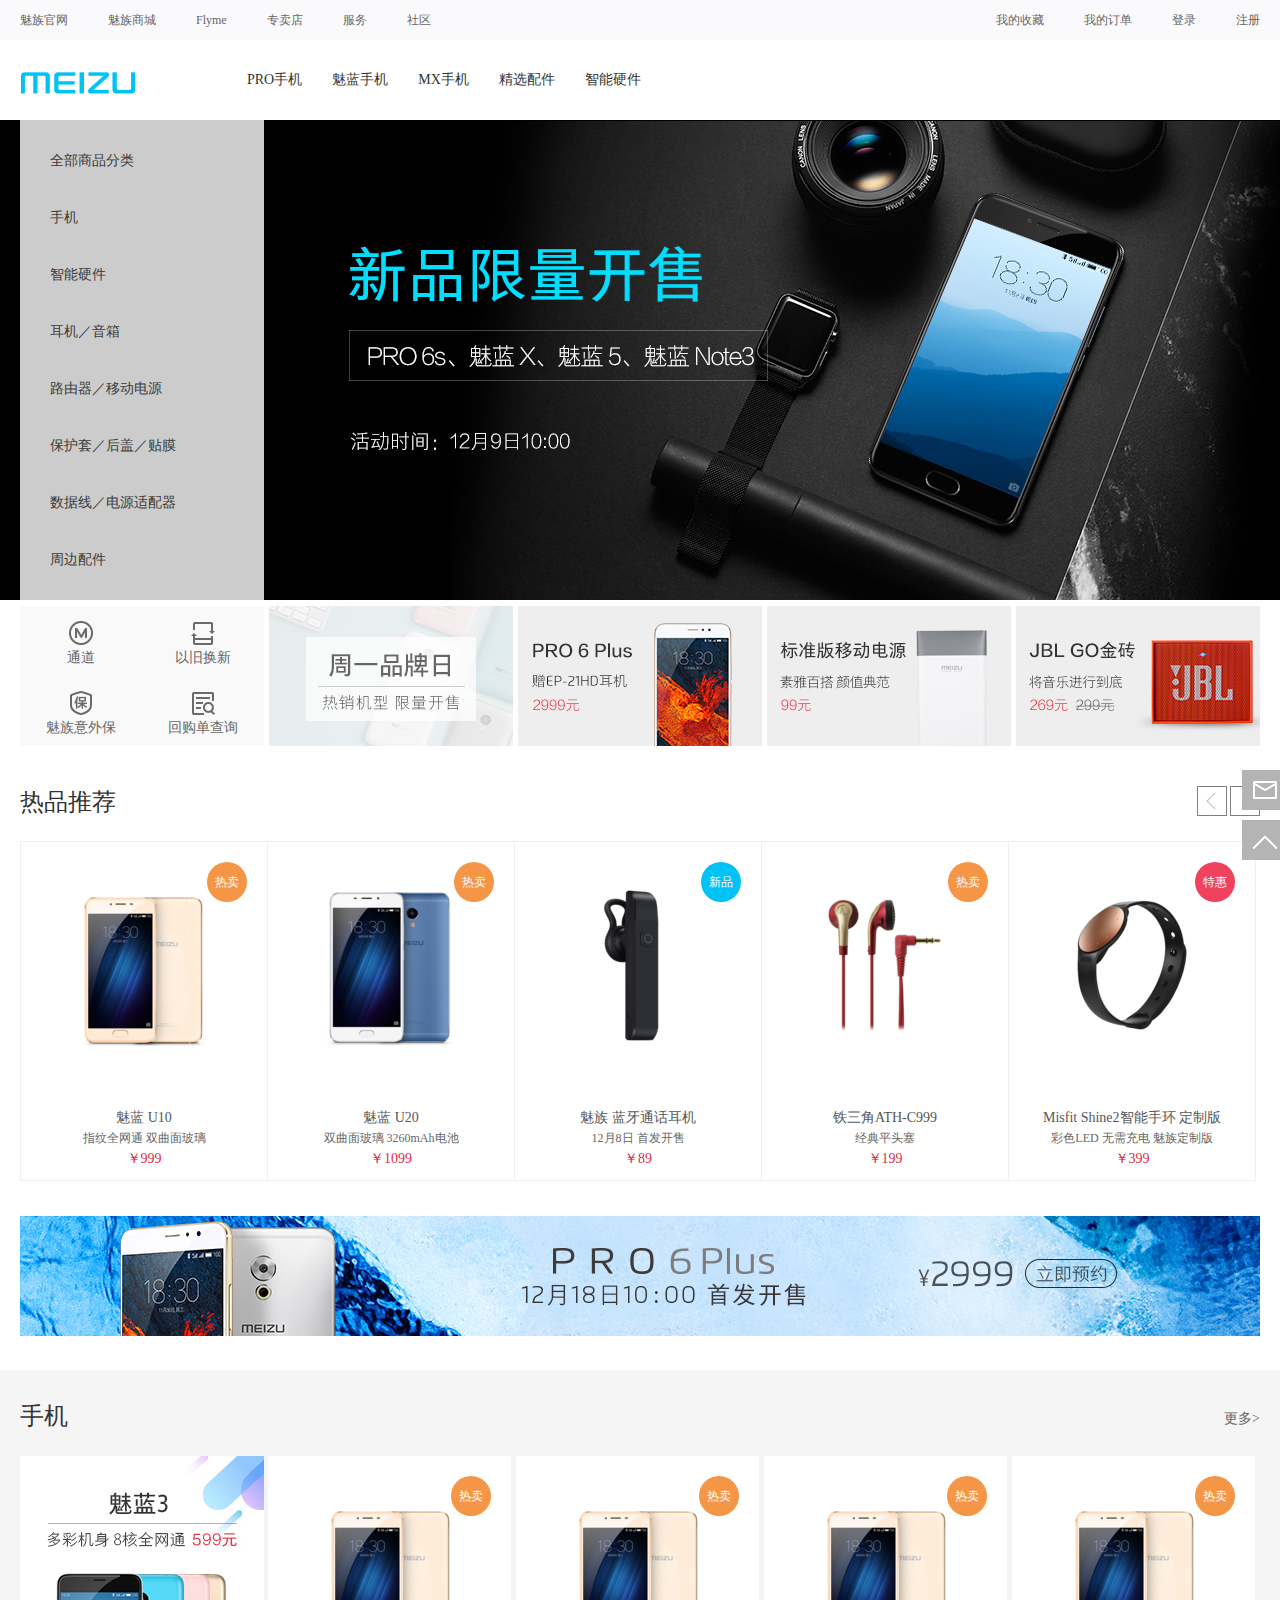
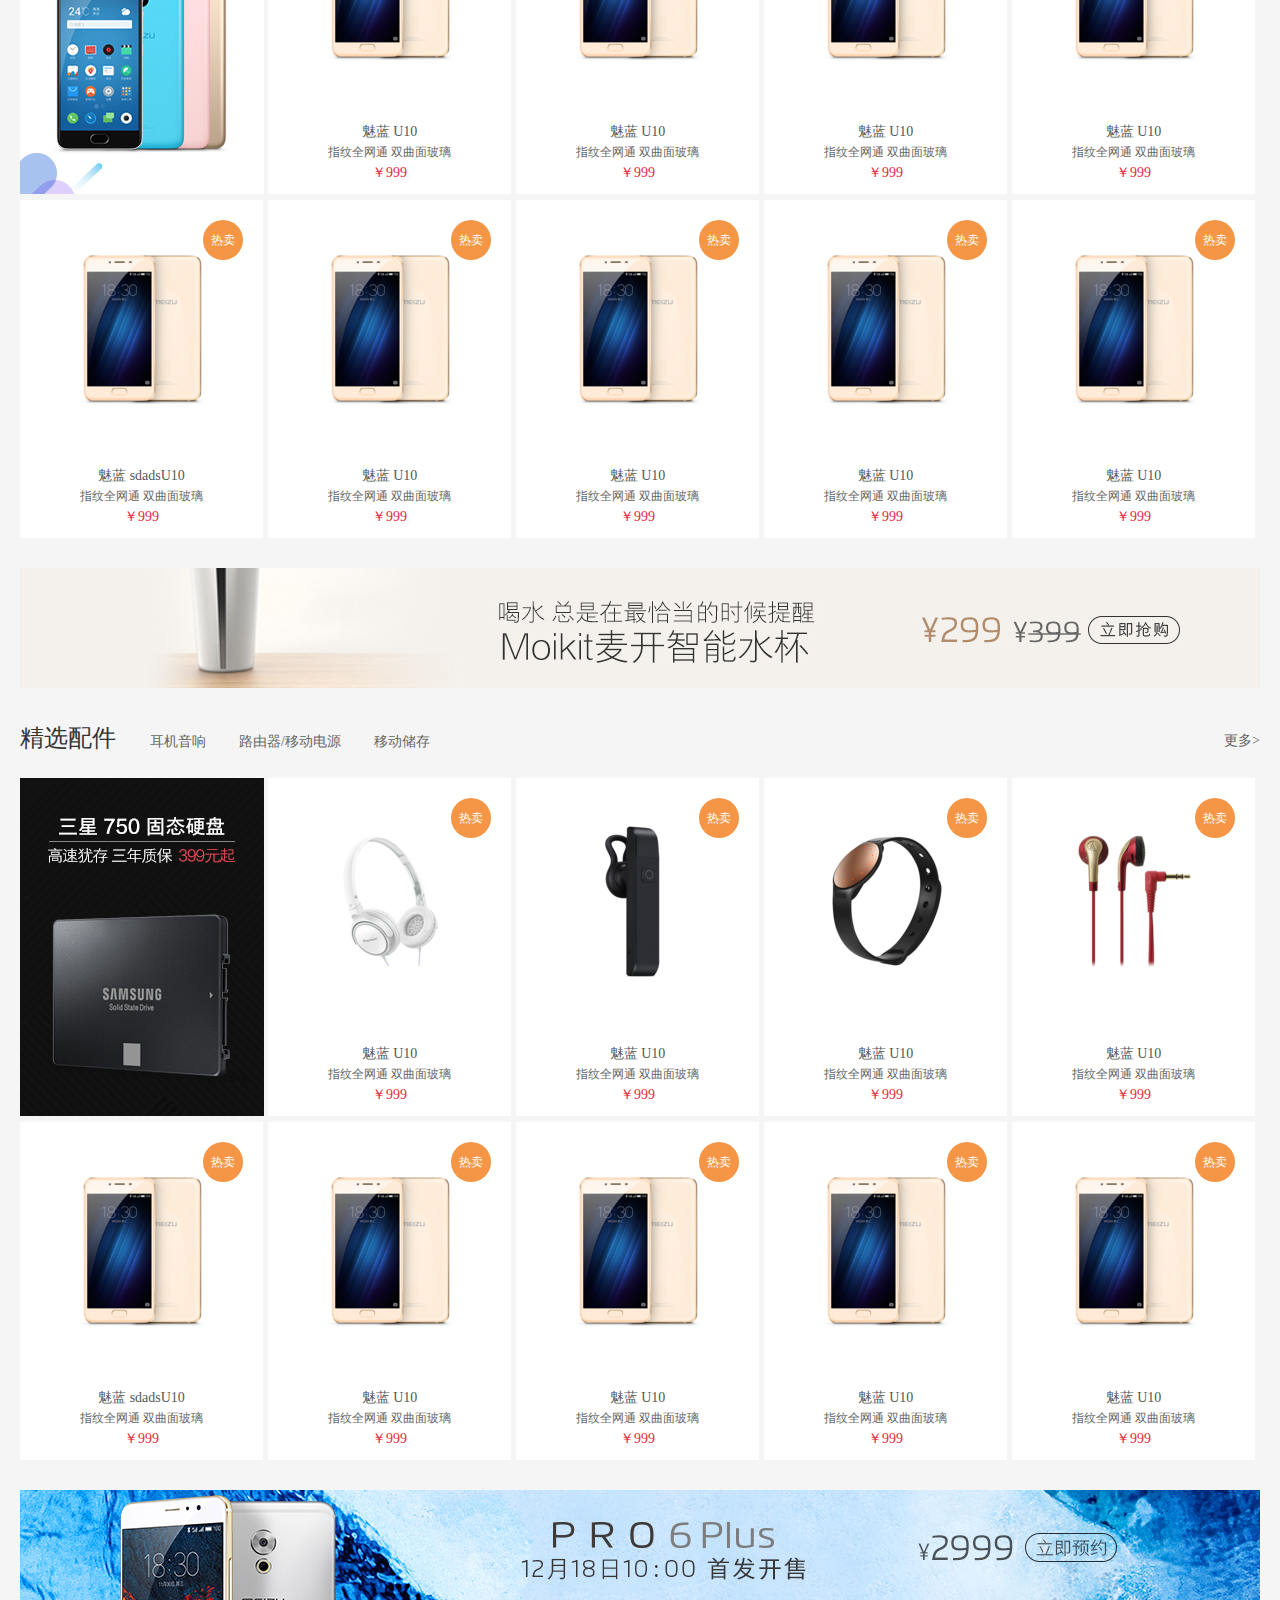
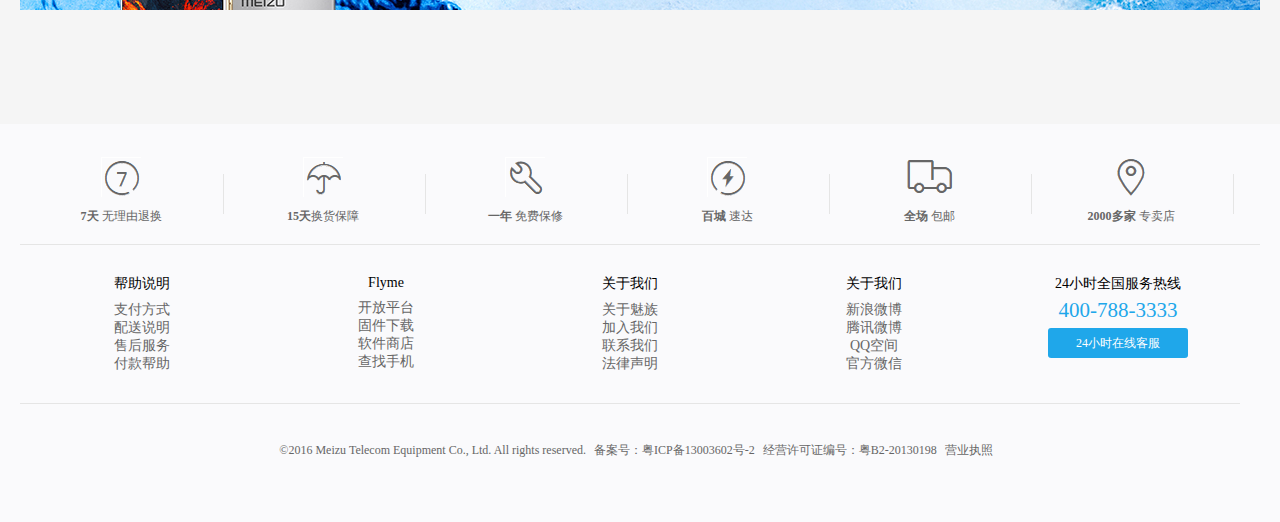
<file: index.html>
<!doctype html>
<html>
    <head>
        <title>魅族商城</title>
        <meta charset="utf-8" />
        <link rel="icon" href="./img/icon.ico" type="image/x-icon">
        <link rel="stylesheet" href="./css/style.css" />
    </head>
    <body>
        <div class="header-top" name="top">
            <div class="model">
                <div class="header-top-left">
                    <ul>
                        <li><a href="#">魅族官网</a></li>
                        <li><a href="#">魅族商城</a></li>
                        <li><a href="#">Flyme</a></li>
                        <li><a href="#">专卖店</a></li>
                        <li><a href="#">服务</a></li>
                        <li><a href="#">社区</a></li>
                    </ul>
                </div>
                <div class="header-top-right">
                    <ul>
                        <li><a href="#">我的收藏</a></li>
                        <li align="left"><a href="#">我的订单</a></li>
                        <li><a href="./login.html">登录</a></li>
                        <li><a href="./regist.html">注册</a></li>
                    </ul>
                </div>
            </div>
        </div>
        <div class="header-nav">
            <div class="model">
                <div class="header-nav-logo">
                    <a href="#"><img src="./img/logo.png" alt=""></a>
                </div>
                <div class="header-nav-list">
                    <ul>
                        <li><a href="#">PRO手机</a>
                            <div class="header-nav-link">
                                <div class="model">
                                    <ul class="nav-link-list" id="nav-link-list" >
                                        <li>
                                            <a href="#">
                                                <p><img src="./img/Cix_s1g-lYOAJzMqABY2I5awJck774_126x126.png" /></p>
                                                <p class="shop-name">魅族PRO 6plus</p>
                                                <p class="shop-price">￥2999</p>
                                            </a>
                                        </li>
                                        <li>
                                            <a href="#">
                                                <p><img src="./img/Cix_s1g-lYOAJzMqABY2I5awJck774_126x126.png" /></p>
                                                <p class="shop-name">魅族PRO 6plus</p>
                                                <p class="shop-price">￥2999</p>
                                            </a>
                                        </li>
                                        <li>
                                            <a href="#">
                                                <p><img src="./img/Cix_s1g-lYOAJzMqABY2I5awJck774_126x126.png" /></p>
                                                <p class="shop-name">魅族PRO 6plus</p>
                                                <p class="shop-price">￥2999</p>
                                            </a>
                                        </li>
                                        <li>
                                            <a href="#">
                                                <p><img src="./img/Cix_s1g-lYOAJzMqABY2I5awJck774_126x126.png" /></p>
                                                <p class="shop-name">魅族PRO 6plus</p>
                                                <p class="shop-price">￥2999</p>
                                            </a>
                                        </li>
                                    </ul>
                                </div>
                            </div>
                        </li>
                        <li><a href="#">魅蓝手机</a>
                            <div class="header-nav-link">
                                <div class="model">
                                    <ul class="nav-link-list" id="nav-link-list">
                                        <li>
                                            <a href="#">
                                                <p><img src="./img/Cix_s1g-lYOAJzMqABY2I5awJck774_126x126.png" /></p>
                                                <p class="shop-name">魅族PRO 6plus</p>
                                                <p class="shop-price">￥2999</p>
                                            </a>
                                        </li>
                                        <li>
                                            <a href="#">
                                                <p><img src="./img/Cix_s1g-lYOAJzMqABY2I5awJck774_126x126.png" /></p>
                                                <p class="shop-name">魅族PRO 6plus</p>
                                                <p class="shop-price">￥2999</p>
                                            </a>
                                        </li>
                                        <li>
                                            <a href="#">
                                                <p><img src="./img/Cix_s1g-lYOAJzMqABY2I5awJck774_126x126.png" /></p>
                                                <p class="shop-name">魅族PRO 6plus</p>
                                                <p class="shop-price">￥2999</p>
                                            </a>
                                        </li>
                                        <li>
                                            <a href="#">
                                                <p><img src="./img/Cix_s1g-lYOAJzMqABY2I5awJck774_126x126.png" /></p>
                                                <p class="shop-name">魅族PRO 6plus</p>
                                                <p class="shop-price">￥2999</p>
                                            </a>
                                        </li>
                                        <li>
                                            <a href="#">
                                                <p><img src="./img/Cix_s1g-lYOAJzMqABY2I5awJck774_126x126.png" /></p>
                                                <p class="shop-name">魅族PRO 6plus</p>
                                                <p class="shop-price">￥2999</p>
                                            </a>
                                        </li>
                                        <li>
                                            <a href="#">
                                                <p><img src="./img/Cix_s1g-lYOAJzMqABY2I5awJck774_126x126.png" /></p>
                                                <p class="shop-name">魅族PRO 6plus</p>
                                                <p class="shop-price">￥2999</p>
                                            </a>
                                        </li>
                                    </ul>
                                </div>
                            </div>
                        </li> 
                        <li><a href="#">MX手机</a>
                            <div class="header-nav-link">
                                <div class="model">
                                    <ul class="nav-link-list" id="nav-link-list">
                                        <li>
                                            <a href="#">
                                                <p><img src="./img/Cix_s1g-lYOAJzMqABY2I5awJck774_126x126.png" /></p>
                                                <p class="shop-name">魅族PRO 6plus</p>
                                                <p class="shop-price">￥2999</p>
                                            </a>
                                        </li>
                                        <li>
                                            <a href="#">
                                                <p><img src="./img/Cix_s1g-lYOAJzMqABY2I5awJck774_126x126.png" /></p>
                                                <p class="shop-name">魅族PRO 6plus</p>
                                                <p class="shop-price">￥2999</p>
                                            </a>
                                        </li>
                                        <li>
                                            <a href="#">
                                                <p><img src="./img/Cix_s1g-lYOAJzMqABY2I5awJck774_126x126.png" /></p>
                                                <p class="shop-name">魅族PRO 6plus</p>
                                                <p class="shop-price">￥2999</p>
                                            </a>
                                        </li>
                                    </ul>
                                </div>
                            </div>
                        </li> 
                        <li><a href="#">精选配件</a>
                            <div class="header-nav-link">
                                <div class="model">
                                    <ul class="nav-link-list" id="nav-link-list">
                                        <li>
                                            <a href="#">
                                                <p><img src="./img/Cix_s1g-lYOAJzMqABY2I5awJck774_126x126.png" /></p>
                                                <p class="shop-name">魅族PRO 6plus</p>
                                                <p class="shop-price">￥2999</p>
                                            </a>
                                        </li>
                                        <li>
                                            <a href="#">
                                                <p><img src="./img/Cix_s1g-lYOAJzMqABY2I5awJck774_126x126.png" /></p>
                                                <p class="shop-name">魅族PRO 6plus</p>
                                                <p class="shop-price">￥2999</p>
                                            </a>
                                        </li>
                                        <li>
                                            <a href="#">
                                                <p><img src="./img/Cix_s1g-lYOAJzMqABY2I5awJck774_126x126.png" /></p>
                                                <p class="shop-name">魅族PRO 6plus</p>
                                                <p class="shop-price">￥2999</p>
                                            </a>
                                        </li>
                                        <li>
                                            <a href="#">
                                                <p><img src="./img/Cix_s1g-lYOAJzMqABY2I5awJck774_126x126.png" /></p>
                                                <p class="shop-name">魅族PRO 6plus</p>
                                                <p class="shop-price">￥2999</p>
                                            </a>
                                        </li>
                                        <li>
                                            <a href="#">
                                                <p><img src="./img/Cix_s1g-lYOAJzMqABY2I5awJck774_126x126.png" /></p>
                                                <p class="shop-name">魅族PRO 6plus</p>
                                                <p class="shop-price">￥2999</p>
                                            </a>
                                        </li>
                                    </ul>
                                </div>
                            </div>
                        </li> 
                        <li><a href="#">智能硬件</a>
                            <div class="header-nav-link">
                                <div class="model">
                                    <ul class="nav-link-list" id="nav-link-list">
                                        <li>
                                            <a href="#">
                                                <p><img src="./img/Cix_s1g-lYOAJzMqABY2I5awJck774_126x126.png" /></p>
                                                <p class="shop-name">魅族PRO 6plus</p>
                                                <p class="shop-price">￥2999</p>
                                            </a>
                                        </li>
                                        <li>
                                            <a href="#">
                                                <p><img src="./img/Cix_s1g-lYOAJzMqABY2I5awJck774_126x126.png" /></p>
                                                <p class="shop-name">魅族PRO 6plus</p>
                                                <p class="shop-price">￥2999</p>
                                            </a>
                                        </li>
                                        <li>
                                            <a href="#">
                                                <p><img src="./img/Cix_s1g-lYOAJzMqABY2I5awJck774_126x126.png" /></p>
                                                <p class="shop-name">魅族PRO 6plus</p>
                                                <p class="shop-price">￥2999</p>
                                            </a>
                                        </li>
                                        <li>
                                            <a href="#">
                                                <p><img src="./img/Cix_s1g-lYOAJzMqABY2I5awJck774_126x126.png" /></p>
                                                <p class="shop-name">魅族PRO 6plus</p>
                                                <p class="shop-price">￥2999</p>
                                            </a>
                                        </li>
                                        <li>
                                            <a href="#">
                                                <p><img src="./img/Cix_s1g-lYOAJzMqABY2I5awJck774_126x126.png" /></p>
                                                <p class="shop-name">魅族PRO 6plus</p>
                                                <p class="shop-price">￥2999</p>
                                            </a>
                                        </li>
                                    </ul>
                                </div>
                            </div>
                        </li> 
                    </ul>
                    <div class="white-bg"></div>
                </div>
                
            </div>
        </div>
        <div class="home">
            <div class="model">
                <div class="home-nav">
                    <ul>
                        <li><a href="#">全部商品分类</a></li>
                        <li><a href="#">手机</a>
                            <div class="home-nav-link nav-link-col2">
                                <div class="link-children">
                                    <ul>
                                        <li>
                                            <a href="#">
                                                <img src="./img/Cix_s1hHaFWAbhaLAAtuFSxnh1Q193_180x180.png" width="50px" height="50px" />
                                                <span>魅蓝 Note5sadsad</span>
                                            </a>
                                        </li>
                                        <li>
                                            <a href="#">
                                                <img src="./img/Cix_s1g-lYOAJzMqABY2I5awJck774_126x126.png" width="50px" height="50px" />
                                                <span>魅族PRO 6Plus</span>
                                            </a>
                                        </li>
                                        <li>
                                            <a href="#">
                                                <img src="./img/Cix_s1g-j4qALvLOAAj4ScedJ9k572_180x180.png" width="50px" height="50px" />
                                                <span>魅蓝X</span>
                                            </a>
                                        </li>
                                        <li>
                                            <a href="#">
                                                <img src="./img/Cix_s1g9JvSAcx_EAAOSqVEq1nk153_180x180.png" width="50px" height="50px" />
                                                <span>魅蓝5</span>
                                            </a>
                                        </li>
                                        <li>
                                            <a href="#">
                                                <img src="./img/Cix_s1hHaFWAbhaLAAtuFSxnh1Q193_180x180.png" width="50px" height="50px" />
                                                <span>魅蓝 Note5</span>
                                            </a>
                                        </li>
                                    </ul>
                                    <ul>
                                        <li>
                                            <a href="#">
                                                <img src="./img/Cix_s1hHaFWAbhaLAAtuFSxnh1Q193_180x180.png" width="50px" height="50px" />
                                                <span>魅蓝 Note5</span>
                                            </a>
                                        </li>
                                        <li>
                                            <a href="#">
                                                <img src="./img/Cix_s1hHaFWAbhaLAAtuFSxnh1Q193_180x180.png" width="50px" height="50px" />
                                                <span>魅蓝 Note5</span>
                                            </a>
                                        </li>
                                        <li>
                                            <a href="#">
                                                <img src="./img/Cix_s1hHaFWAbhaLAAtuFSxnh1Q193_180x180.png" width="50px" height="50px" />
                                                <span>魅蓝 Note5</span>
                                            </a>
                                        </li>
                                        <li>
                                            <a href="#">
                                                <img src="./img/Cix_s1hHaFWAbhaLAAtuFSxnh1Q193_180x180.png" width="50px" height="50px" />
                                                <span>魅蓝 Note5</span>
                                            </a>
                                        </li>
                                        <li>
                                            <a href="#">
                                                <img src="./img/Cix_s1hHaFWAbhaLAAtuFSxnh1Q193_180x180.png" width="50px" height="50px" />
                                                <span>魅蓝 Note5</span>
                                            </a>
                                        </li>
                                    </ul>
                                    <ul>
                                        <li>
                                            <a href="#">
                                                <img src="./img/Cix_s1hHaFWAbhaLAAtuFSxnh1Q193_180x180.png" width="50px" height="50px" />
                                                <span>魅蓝 Note5</span>
                                            </a>
                                        </li>
                                        <li>
                                            <a href="#">
                                                <img src="./img/Cix_s1hHaFWAbhaLAAtuFSxnh1Q193_180x180.png" width="50px" height="50px" />
                                                <span>魅蓝 Note5</span>
                                            </a>
                                        </li>
                                        <li>
                                            <a href="#">
                                                <img src="./img/Cix_s1hHaFWAbhaLAAtuFSxnh1Q193_180x180.png" width="50px" height="50px" />
                                                <span>魅蓝 Note</span>
                                            </a>
                                        </li>
                                        <li>
                                            <a href="#">
                                                <img src="./img/Cix_s1hHaFWAbhaLAAtuFSxnh1Q193_180x180.png" width="50px" height="50px" />
                                                <span>魅蓝 Note5</span>
                                            </a>
                                        </li>
                                        <li>
                                            <a href="#">
                                                <img src="./img/Cix_s1hHaFWAbhaLAAtuFSxnh1Q193_180x180.png" width="50px" height="50px" />
                                                <span>魅蓝 Note5</span>
                                            </a>
                                        </li>
                                    </ul>
                                </div>
                            </div>
                        </li>
                        <li><a href="#">智能硬件</a>
                            <div class="home-nav-link nav-link-col2">
                                <div class="link-children">
                                    <ul>
                                        <li>
                                            <a href="#">
                                                <img src="./img/Cix_s1hHaFWAbhaLAAtuFSxnh1Q193_180x180.png" width="50px" height="50px" />
                                                <span>魅蓝 Note5sadsad</span>
                                            </a>
                                        </li>
                                        <li>
                                            <a href="#">
                                                <img src="./img/Cix_s1g-lYOAJzMqABY2I5awJck774_126x126.png" width="50px" height="50px" />
                                                <span>魅族PRO 6Plus</span>
                                            </a>
                                        </li>
                                        <li>
                                            <a href="#">
                                                <img src="./img/Cix_s1g-j4qALvLOAAj4ScedJ9k572_180x180.png" width="50px" height="50px" />
                                                <span>魅蓝X</span>
                                            </a>
                                        </li>
                                        <li>
                                            <a href="#">
                                                <img src="./img/Cix_s1g9JvSAcx_EAAOSqVEq1nk153_180x180.png" width="50px" height="50px" />
                                                <span>魅蓝5</span>
                                            </a>
                                        </li>
                                        <li>
                                            <a href="#">
                                                <img src="./img/Cix_s1hHaFWAbhaLAAtuFSxnh1Q193_180x180.png" width="50px" height="50px" />
                                                <span>魅蓝 Note5</span>
                                            </a>
                                        </li>
                                    </ul>
                                    <ul>
                                        <li>
                                            <a href="#">
                                                <img src="./img/Cix_s1hHaFWAbhaLAAtuFSxnh1Q193_180x180.png" width="50px" height="50px" />
                                                <span>魅蓝 Note5</span>
                                            </a>
                                        </li>
                                        <li>
                                            <a href="#">
                                                <img src="./img/Cix_s1hHaFWAbhaLAAtuFSxnh1Q193_180x180.png" width="50px" height="50px" />
                                                <span>魅蓝 Note5</span>
                                            </a>
                                        </li>
                                        <li>
                                            <a href="#">
                                                <img src="./img/Cix_s1hHaFWAbhaLAAtuFSxnh1Q193_180x180.png" width="50px" height="50px" />
                                                <span>魅蓝 Note5</span>
                                            </a>
                                        </li>
                                        <li>
                                            <a href="#">
                                                <img src="./img/Cix_s1hHaFWAbhaLAAtuFSxnh1Q193_180x180.png" width="50px" height="50px" />
                                                <span>魅蓝 Note5</span>
                                            </a>
                                        </li>
                                        <li>
                                            <a href="#">
                                                <img src="./img/Cix_s1hHaFWAbhaLAAtuFSxnh1Q193_180x180.png" width="50px" height="50px" />
                                                <span>魅蓝 Note5</span>
                                            </a>
                                        </li>
                                    </ul>
                                    <ul>
                                        <li>
                                            <a href="#">
                                                <img src="./img/Cix_s1hHaFWAbhaLAAtuFSxnh1Q193_180x180.png" width="50px" height="50px" />
                                                <span>魅蓝 Note5</span>
                                            </a>
                                        </li>
                                        <li>
                                            <a href="#">
                                                <img src="./img/Cix_s1hHaFWAbhaLAAtuFSxnh1Q193_180x180.png" width="50px" height="50px" />
                                                <span>魅蓝 Note5</span>
                                            </a>
                                        </li>
                                        <li>
                                            <a href="#">
                                                <img src="./img/Cix_s1hHaFWAbhaLAAtuFSxnh1Q193_180x180.png" width="50px" height="50px" />
                                                <span>魅蓝 Note</span>
                                            </a>
                                        </li>
                                        <li>
                                            <a href="#">
                                                <img src="./img/Cix_s1hHaFWAbhaLAAtuFSxnh1Q193_180x180.png" width="50px" height="50px" />
                                                <span>魅蓝 Note5</span>
                                            </a>
                                        </li>
                                        <li>
                                            <a href="#">
                                                <img src="./img/Cix_s1hHaFWAbhaLAAtuFSxnh1Q193_180x180.png" width="50px" height="50px" />
                                                <span>魅蓝 Note5</span>
                                            </a>
                                        </li>
                                    </ul>
                                </div>
                            </div>
                        </li>
                        <li><a href="#">耳机／音箱</a>
                            <div class="home-nav-link nav-link-col3">
                                <div class="link-children">
                                    <ul>
                                        <li>
                                            <a href="#">
                                                <img src="./img/Cix_s1hHaFWAbhaLAAtuFSxnh1Q193_180x180.png" width="50px" height="50px" />
                                                <span>魅蓝 Note5</span>
                                            </a>
                                        </li>
                                        <li>
                                            <a href="#">
                                                <img src="./img/Cix_s1hHaFWAbhaLAAtuFSxnh1Q193_180x180.png" width="50px" height="50px" />
                                                <span>魅蓝 Note5</span>
                                            </a>
                                        </li>
                                        <li>
                                            <a href="#">
                                                <img src="./img/Cix_s1hHaFWAbhaLAAtuFSxnh1Q193_180x180.png" width="50px" height="50px" />
                                                <span>魅蓝 Note5</span>
                                            </a>
                                        </li>
                                        <li>
                                            <a href="#">
                                                <img src="./img/Cix_s1hHaFWAbhaLAAtuFSxnh1Q193_180x180.png" width="50px" height="50px" />
                                                <span>魅蓝 Note5</span>
                                            </a>
                                        </li>
                                        <li>
                                            <a href="#">
                                                <img src="./img/Cix_s1hHaFWAbhaLAAtuFSxnh1Q193_180x180.png" width="50px" height="50px" />
                                                <span>魅蓝 Note5</span>
                                            </a>
                                        </li>
                                    </ul>
                                    <ul>
                                        <li>
                                            <a href="#">
                                                <img src="./img/Cix_s1hHaFWAbhaLAAtuFSxnh1Q193_180x180.png" width="50px" height="50px" />
                                                <span>魅蓝 Note5</span>
                                            </a>
                                        </li>
                                        <li>
                                            <a href="#">
                                                <img src="./img/Cix_s1hHaFWAbhaLAAtuFSxnh1Q193_180x180.png" width="50px" height="50px" />
                                                <span>魅蓝 Note5</span>
                                            </a>
                                        </li>
                                        <li>
                                            <a href="#">
                                                <img src="./img/Cix_s1hHaFWAbhaLAAtuFSxnh1Q193_180x180.png" width="50px" height="50px" />
                                                <span>魅蓝 Note</span>
                                            </a>
                                        </li>
                                        <li>
                                            <a href="#">
                                                <img src="./img/Cix_s1hHaFWAbhaLAAtuFSxnh1Q193_180x180.png" width="50px" height="50px" />
                                                <span>魅蓝 Note5</span>
                                            </a>
                                        </li>
                                        <li>
                                            <a href="#">
                                                <img src="./img/Cix_s1hHaFWAbhaLAAtuFSxnh1Q193_180x180.png" width="50px" height="50px" />
                                                <span>魅蓝 Note5</span>
                                            </a>
                                        </li>
                                    </ul>
                                    <div class="recommend"><img  src="./img/Cix_s1hJIBKASQSzAACH0AUKlpg448.jpg" /></div>
                                    
                                </div>
                            </div>
                        </li>
                        <li><a href="#">路由器／移动电源</a>
                            <div class="home-nav-link nav-link-col1">
                                <div class="link-children">
                                    <ul>
                                        <li>
                                            <a href="#">
                                                <img src="./img/Cix_s1eFs7SAPfATAAL9OUJBRPk642_180x180.png" width="50px" height="50px" />
                                                <span>魅蓝 Note5</span>
                                            </a>
                                        </li>
                                        <li>
                                            <a href="#">
                                                <img src="./img/Cix_s1eFs8mAPfJ_AASc1X7HVrg598_180x180.png" width="50px" height="50px" />
                                                <span>魅蓝 Note5</span>
                                            </a>
                                        </li>
                                        <li>
                                            <a href="#">
                                                <img src="./img/Cix_s1eFtHmAKzjJAABXVrwLVgU637_180x180.jpg" width="50px" height="50px" />
                                                <span>魅蓝 Note5</span>
                                            </a>
                                        </li>
                                        <li>
                                            <a href="#">
                                                <img src="./img/CnQOjVeFtG6AY_FpAAKdyPUHRpQ152_180x180.png" width="50px" height="50px" />
                                                <span>魅蓝 Note5</span>
                                            </a>
                                        </li>
                                    </ul>
                                    <div class="recommend"><img  src="./img/CnQOjVggPj6AFhBYAABkZzHjVMk400.jpg" /></div>
                                    
                                </div>
                            </div>
                        </li>
                        <li><a href="#">保护套／后盖／贴膜</a>
                            <div class="home-nav-link nav-link-col3">
                                <div class="link-children">
                                    <ul>
                                        <li>
                                            <a href="#">
                                                <img src="./img/Cix_s1hHaFWAbhaLAAtuFSxnh1Q193_180x180.png" width="50px" height="50px" />
                                                <span>魅蓝 Note5</span>
                                            </a>
                                        </li>
                                        <li>
                                            <a href="#">
                                                <img src="./img/Cix_s1hHaFWAbhaLAAtuFSxnh1Q193_180x180.png" width="50px" height="50px" />
                                                <span>魅蓝 Note5</span>
                                            </a>
                                        </li>
                                        <li>
                                            <a href="#">
                                                <img src="./img/Cix_s1hHaFWAbhaLAAtuFSxnh1Q193_180x180.png" width="50px" height="50px" />
                                                <span>魅蓝 Note5</span>
                                            </a>
                                        </li>
                                        <li>
                                            <a href="#">
                                                <img src="./img/Cix_s1hHaFWAbhaLAAtuFSxnh1Q193_180x180.png" width="50px" height="50px" />
                                                <span>魅蓝 Note5</span>
                                            </a>
                                        </li>
                                        <li>
                                            <a href="#">
                                                <img src="./img/Cix_s1hHaFWAbhaLAAtuFSxnh1Q193_180x180.png" width="50px" height="50px" />
                                                <span>魅蓝 Note5</span>
                                            </a>
                                        </li>
                                    </ul>
                                    <ul>
                                        <li>
                                            <a href="#">
                                                <img src="./img/Cix_s1hHaFWAbhaLAAtuFSxnh1Q193_180x180.png" width="50px" height="50px" />
                                                <span>魅蓝 Note5</span>
                                            </a>
                                        </li>
                                        <li>
                                            <a href="#">
                                                <img src="./img/Cix_s1hHaFWAbhaLAAtuFSxnh1Q193_180x180.png" width="50px" height="50px" />
                                                <span>魅蓝 Note5</span>
                                            </a>
                                        </li>
                                        <li>
                                            <a href="#">
                                                <img src="./img/Cix_s1hHaFWAbhaLAAtuFSxnh1Q193_180x180.png" width="50px" height="50px" />
                                                <span>魅蓝 Note</span>
                                            </a>
                                        </li>
                                        <li>
                                            <a href="#">
                                                <img src="./img/Cix_s1hHaFWAbhaLAAtuFSxnh1Q193_180x180.png" width="50px" height="50px" />
                                                <span>魅蓝 Note5</span>
                                            </a>
                                        </li>
                                        <li>
                                            <a href="#">
                                                <img src="./img/Cix_s1hHaFWAbhaLAAtuFSxnh1Q193_180x180.png" width="50px" height="50px" />
                                                <span>魅蓝 Note5</span>
                                            </a>
                                        </li>
                                    </ul>
                                    <div class="recommend"><img  src="./img/Cix_s1hJIBKASQSzAACH0AUKlpg448.jpg" /></div>
                                    
                                </div>
                            </div>
                        </li>
                        <li><a href="#">数据线／电源适配器</a>
                            <div class="home-nav-link nav-link-col3">
                                <div class="link-children">
                                    <ul>
                                        <li>
                                            <a href="#">
                                                <img src="./img/Cix_s1hHaFWAbhaLAAtuFSxnh1Q193_180x180.png" width="50px" height="50px" />
                                                <span>魅蓝 Note5</span>
                                            </a>
                                        </li>
                                        <li>
                                            <a href="#">
                                                <img src="./img/Cix_s1hHaFWAbhaLAAtuFSxnh1Q193_180x180.png" width="50px" height="50px" />
                                                <span>魅蓝 Note5</span>
                                            </a>
                                        </li>
                                        <li>
                                            <a href="#">
                                                <img src="./img/Cix_s1hHaFWAbhaLAAtuFSxnh1Q193_180x180.png" width="50px" height="50px" />
                                                <span>魅蓝 Note5</span>
                                            </a>
                                        </li>
                                        <li>
                                            <a href="#">
                                                <img src="./img/Cix_s1hHaFWAbhaLAAtuFSxnh1Q193_180x180.png" width="50px" height="50px" />
                                                <span>魅蓝 Note5</span>
                                            </a>
                                        </li>
                                        <li>
                                            <a href="#">
                                                <img src="./img/Cix_s1hHaFWAbhaLAAtuFSxnh1Q193_180x180.png" width="50px" height="50px" />
                                                <span>魅蓝 Note5</span>
                                            </a>
                                        </li>
                                    </ul>
                                    <ul>
                                        <li>
                                            <a href="#">
                                                <img src="./img/Cix_s1hHaFWAbhaLAAtuFSxnh1Q193_180x180.png" width="50px" height="50px" />
                                                <span>魅蓝 Note5</span>
                                            </a>
                                        </li>
                                        <li>
                                            <a href="#">
                                                <img src="./img/Cix_s1hHaFWAbhaLAAtuFSxnh1Q193_180x180.png" width="50px" height="50px" />
                                                <span>魅蓝 Note5</span>
                                            </a>
                                        </li>
                                        <li>
                                            <a href="#">
                                                <img src="./img/Cix_s1hHaFWAbhaLAAtuFSxnh1Q193_180x180.png" width="50px" height="50px" />
                                                <span>魅蓝 Note</span>
                                            </a>
                                        </li>
                                        <li>
                                            <a href="#">
                                                <img src="./img/Cix_s1hHaFWAbhaLAAtuFSxnh1Q193_180x180.png" width="50px" height="50px" />
                                                <span>魅蓝 Note5</span>
                                            </a>
                                        </li>
                                        <li>
                                            <a href="#">
                                                <img src="./img/Cix_s1hHaFWAbhaLAAtuFSxnh1Q193_180x180.png" width="50px" height="50px" />
                                                <span>魅蓝 Note5</span>
                                            </a>
                                        </li>
                                    </ul>
                                    <div class="recommend"><img  src="./img/Cix_s1hJIBKASQSzAACH0AUKlpg448.jpg" /></div>
                                    
                                </div>
                            </div>
                        </li>
                        <li><a href="#">周边配件</a>
                            <div class="home-nav-link nav-link-col3">
                                <div class="link-children">
                                    <ul>
                                        <li>
                                            <a href="#">
                                                <img src="./img/Cix_s1hHaFWAbhaLAAtuFSxnh1Q193_180x180.png" width="50px" height="50px" />
                                                <span>魅蓝 Note5</span>
                                            </a>
                                        </li>
                                        <li>
                                            <a href="#">
                                                <img src="./img/Cix_s1hHaFWAbhaLAAtuFSxnh1Q193_180x180.png" width="50px" height="50px" />
                                                <span>魅蓝 Note5</span>
                                            </a>
                                        </li>
                                        <li>
                                            <a href="#">
                                                <img src="./img/Cix_s1hHaFWAbhaLAAtuFSxnh1Q193_180x180.png" width="50px" height="50px" />
                                                <span>魅蓝 Note5</span>
                                            </a>
                                        </li>
                                        <li>
                                            <a href="#">
                                                <img src="./img/Cix_s1hHaFWAbhaLAAtuFSxnh1Q193_180x180.png" width="50px" height="50px" />
                                                <span>魅蓝 Note5</span>
                                            </a>
                                        </li>
                                        <li>
                                            <a href="#">
                                                <img src="./img/Cix_s1hHaFWAbhaLAAtuFSxnh1Q193_180x180.png" width="50px" height="50px" />
                                                <span>魅蓝 Note5</span>
                                            </a>
                                        </li>
                                    </ul>
                                    <ul>
                                        <li>
                                            <a href="#">
                                                <img src="./img/Cix_s1hHaFWAbhaLAAtuFSxnh1Q193_180x180.png" width="50px" height="50px" />
                                                <span>魅蓝 Note5</span>
                                            </a>
                                        </li>
                                        <li>
                                            <a href="#">
                                                <img src="./img/Cix_s1hHaFWAbhaLAAtuFSxnh1Q193_180x180.png" width="50px" height="50px" />
                                                <span>魅蓝 Note5</span>
                                            </a>
                                        </li>
                                        <li>
                                            <a href="#">
                                                <img src="./img/Cix_s1hHaFWAbhaLAAtuFSxnh1Q193_180x180.png" width="50px" height="50px" />
                                                <span>魅蓝 Note</span>
                                            </a>
                                        </li>
                                        <li>
                                            <a href="#">
                                                <img src="./img/Cix_s1hHaFWAbhaLAAtuFSxnh1Q193_180x180.png" width="50px" height="50px" />
                                                <span>魅蓝 Note5</span>
                                            </a>
                                        </li>
                                        <li>
                                            <a href="#">
                                                <img src="./img/Cix_s1hHaFWAbhaLAAtuFSxnh1Q193_180x180.png" width="50px" height="50px" />
                                                <span>魅蓝 Note5</span>
                                            </a>
                                        </li>
                                    </ul>
                                    <div class="recommend"><img  src="./img/Cix_s1hJIBKASQSzAACH0AUKlpg448.jpg" /></div>
                                    
                                </div>
                            </div>
                        </li>
                    </ul>
                </div>
            </div>
        </div>
        <div class="home-slider">
            <div class="home-slider-list">
                <a href="#"><img class="img1" src="./img/home1.jpg" height="480px" /></a>
                <a href="#"><img class="img2" src="./img/home2.png" height="480px" /></a>
                <a href="#"><img class="img3" src="./img/home5.jpg" height="480px" /></a>
                <a href="#"><img class="img4" src="./img/home3.jpg" height="480px" /></a>
            </div>
        </div>
        <div class="home-mazd">
            <div class="model">
                <div class="home-box home-box-service">
                    <div class="service-module">
                        <a href="#">
                            <img src="./img/service-icon-mentry1.png" width="24px" height="24px" />
                            <p>通道</p>
                        </a>
                    </div>
                    <div class="service-module">
                        <a href="#">
                            <img src="./img/service-icon-mentry2.png" width="24px" height="24px" />
                            <p>以旧换新</p>
                        </a>
                    </div>
                    <div class="service-module">
                        <a href="#">
                            <img src="./img/service-icon-mentry3.png" width="24px" height="24px" />
                            <p>魅族意外保</p>
                        </a>
                    </div>
                    <div class="service-module">
                        <a href="#">
                            <img src="./img/service-icon-mentry4.png" width="24px" height="24px" />
                            <p>回购单查询</p>
                        </a>
                    </div>
                </div>
                <div class="home-box home-box-ad">
                    <a href="#">
                        <img src="./img/store_index_xj_1.png">
                    </a>
                </div>
                <div class="home-box home-box-ad">
                    <a href="#">
                        <img src="./img/store_index_xj_2.png">
                    </a>
                </div>
                <div class="home-box home-box-ad">
                    <a href="#">
                        <img src="./img/store_index_xj_3.png">
                    </a>
                </div>
                <div class="home-box home-box-ad">
                    <a href="#">
                        <img src="./img/store_index_xj_4.png">
                    </a>
                </div>
            </div>
        </div>
        <div class="home-hot">
            <div class="model">
                <div class="home-topbar">
                    <h2>热品推荐</h2>
                    <div class="tool">
                        <span><img src="./img/arrow-l.png"></span>
                        <span><img src="./img/arrow-r.png"></span>
                    </div>
                </div>
                <div class="home-hot-goods">
                    <a href="#">
                        <div class="hot-goods">
                            <div class="goods-sign hot">热卖</div>
                            <div class="goods-img"><img src="./img/CnQOjVg8ANWARlOQAAqiYLRv24w705_180x180.png"></div>
                            <div class="goods-info">
                                <p class="shop-name">魅蓝 U10</p>
                                <p class="shop-dec">指纹全网通 双曲面玻璃</p>
                                <p class="shop-price">￥999</p>
                            </div>
                        </div>
                    </a>
                    <a href="#">
                        <div class="hot-goods">
                            <div class="goods-sign hot">热卖</div>
                            <div class="goods-img"><img src="./img/CnQOjVhHZmGAC23zAAzQ2opb7qI411_180x180.png"></div>
                            <div class="goods-info">
                                <p class="shop-name">魅蓝 U20</p>
                                <p class="shop-dec">双曲面玻璃 3260mAh电池</p>
                                <p class="shop-price">￥1099</p>
                            </div>
                        </div>
                    </a>
                    <a href="#">
                        <div class="hot-goods">
                            <div class="goods-sign new">新品</div>
                            <div class="goods-img"><img src="./img/CnQOjVhIxXSADLxVAAL5gzRzFIY802_180x180.png"></div>
                            <div class="goods-info">
                                <p class="shop-name">魅族 蓝牙通话耳机</p>
                                <p class="shop-dec">12月8日 首发开售</p>
                                <p class="shop-price">￥89</p>
                            </div>
                        </div>
                    </a>
                    <a href="#">
                        <div class="hot-goods">
                            <div class="goods-sign hot">热卖</div>
                            <div class="goods-img"><img src="./img/Cix_s1g1PNqARyzZAAIpZM5_zYY287_180x180.png"></div>
                            <div class="goods-info">
                                <p class="shop-name">铁三角ATH-C999</p>
                                <p class="shop-dec">经典平头塞</p>
                                <p class="shop-price">￥199</p>
                            </div>
                        </div>
                    </a>
                    <a href="#">
                        <div class="hot-goods">
                            <div class="goods-sign reduce">特惠</div>
                            <div class="goods-img"><img src="./img/CnQOjVgteMeAT2eeAAMI3IFWeh0860_180x180.png"></div>
                            <div class="goods-info">
                                <p class="shop-name">Misfit Shine2智能手环 定制版</p>
                                <p class="shop-dec">彩色LED 无需充电 魅族定制版</p>
                                <p class="shop-price">￥399</p>
                            </div>
                        </div>
                    </a>
                </div>
            </div>
        </div>
        <div class="home-floor-ad" style="background:#fff">
            <div class="model">
                <a href="#">
                    <img src="./img/home-floor-ad.png" />
                </a>
            </div>
        </div>
        <div class="phone bg" style="padding-top:30px">
            <div class="model">
                <div class="home-product-topbar">
                    <h2>手机</h2>
                    <div class="more">
                        <a href="#">
                            更多>
                        </a>
                    </div>
                </div>
                <div class="home-product">
                    <div class="home-img">
                        <a href="#">
                            <img src="./img/Cix_s1f7a36AAuhBAACoDELm3zU046.jpg" />
                        </a>
                        <div class="buy">
                            <a href="#">立即购买</a>
                        </div>
                    </div>
                    <a href="#">
                        <div class="product-detail">
                            <div class="goods-sign hot">热卖</div>
                            <div class="goods-img"><img src="./img/CnQOjVg8ANWARlOQAAqiYLRv24w705_180x180.png"></div>
                            <div class="goods-info">
                                <p class="shop-name">魅蓝 U10</p>
                                <p class="shop-dec">指纹全网通 双曲面玻璃</p>
                                <p class="shop-price">￥999</p>
                            </div>
                        </div>
                    </a>
                    <a href="#">
                        <div class="product-detail">
                            <div class="goods-sign hot">热卖</div>
                            <div class="goods-img"><img src="./img/CnQOjVg8ANWARlOQAAqiYLRv24w705_180x180.png"></div>
                            <div class="goods-info">
                                <p class="shop-name">魅蓝 U10</p>
                                <p class="shop-dec">指纹全网通 双曲面玻璃</p>
                                <p class="shop-price">￥999</p>
                            </div>
                        </div>
                    </a>
                    <a href="#">
                        <div class="product-detail">
                            <div class="goods-sign hot">热卖</div>
                            <div class="goods-img"><img src="./img/CnQOjVg8ANWARlOQAAqiYLRv24w705_180x180.png"></div>
                            <div class="goods-info">
                                <p class="shop-name">魅蓝 U10</p>
                                <p class="shop-dec">指纹全网通 双曲面玻璃</p>
                                <p class="shop-price">￥999</p>
                            </div>
                        </div>
                    </a>
                    <a href="#">
                        <div class="product-detail">
                            <div class="goods-sign hot">热卖</div>
                            <div class="goods-img"><img src="./img/CnQOjVg8ANWARlOQAAqiYLRv24w705_180x180.png"></div>
                            <div class="goods-info">
                                <p class="shop-name">魅蓝 U10</p>
                                <p class="shop-dec">指纹全网通 双曲面玻璃</p>
                                <p class="shop-price">￥999</p>
                            </div>
                        </div>
                    </a>
                    <div class="clear"></div>
                    <a href="#">
                        <div class="product-detail">
                            <div class="goods-sign hot">热卖</div>
                            <div class="goods-img"><img src="./img/CnQOjVg8ANWARlOQAAqiYLRv24w705_180x180.png"></div>
                            <div class="goods-info">
                                <p class="shop-name">魅蓝 sdadsU10</p>
                                <p class="shop-dec">指纹全网通 双曲面玻璃</p>
                                <p class="shop-price">￥999</p>
                            </div>
                        </div>
                    </a>
                    <a href="#">
                        <div class="product-detail">
                            <div class="goods-sign hot">热卖</div>
                            <div class="goods-img"><img src="./img/CnQOjVg8ANWARlOQAAqiYLRv24w705_180x180.png"></div>
                            <div class="goods-info">
                                <p class="shop-name">魅蓝 U10</p>
                                <p class="shop-dec">指纹全网通 双曲面玻璃</p>
                                <p class="shop-price">￥999</p>
                            </div>
                        </div>
                    </a>
                    <a href="#">
                        <div class="product-detail">
                            <div class="goods-sign hot">热卖</div>
                            <div class="goods-img"><img src="./img/CnQOjVg8ANWARlOQAAqiYLRv24w705_180x180.png"></div>
                            <div class="goods-info">
                                <p class="shop-name">魅蓝 U10</p>
                                <p class="shop-dec">指纹全网通 双曲面玻璃</p>
                                <p class="shop-price">￥999</p>
                            </div>
                        </div>
                    </a>
                    <a href="#">
                        <div class="product-detail">
                            <div class="goods-sign hot">热卖</div>
                            <div class="goods-img"><img src="./img/CnQOjVg8ANWARlOQAAqiYLRv24w705_180x180.png"></div>
                            <div class="goods-info">
                                <p class="shop-name">魅蓝 U10</p>
                                <p class="shop-dec">指纹全网通 双曲面玻璃</p>
                                <p class="shop-price">￥999</p>
                            </div>
                        </div>
                    </a>
                    <a href="#">
                        <div class="product-detail">
                            <div class="goods-sign hot">热卖</div>
                            <div class="goods-img"><img src="./img/CnQOjVg8ANWARlOQAAqiYLRv24w705_180x180.png"></div>
                            <div class="goods-info">
                                <p class="shop-name">魅蓝 U10</p>
                                <p class="shop-dec">指纹全网通 双曲面玻璃</p>
                                <p class="shop-price">￥999</p>
                            </div>
                        </div>
                    </a>
                </div>
            </div>
        </div>
        <div class="home-floor-ad">
            <div class="model">
                <a href="#">
                    <img src="./img/CnQOjVg319WAUMicAACgFE70rms688.jpg" />
                </a>
            </div>
        </div>
        <div class="phone bg">
            <div class="model">
                <div class="home-product-topbar">
                    <h2>精选配件</h2>
                    <h4>
                        <a href="">耳机音响</a>
                        <a href="">路由器/移动电源</a>
                        <a href="">移动储存</a>
                    </h4>
                    <div class="more">
                        <a href="#">
                            更多>
                        </a>
                    </div>
                </div>
                <div class="home-product">
                    <div class="home-img">
                        <a href="#">
                            <img src="./img/CnQOjVgjzymAU6KAAACFSV7IhFE530.jpg" />
                        </a>
                        <div class="buy">
                            <a href="#">立即购买</a>
                        </div>
                    </div>
                    <a href="#">
                        <div class="product-detail">
                            <div class="goods-sign hot">热卖</div>
                            <div class="goods-img"><img src="./img/Cix_s1hA6G6ABUKcAAH-BwduFP0367_180x180.png"></div>
                            <div class="goods-info">
                                <p class="shop-name">魅蓝 U10</p>
                                <p class="shop-dec">指纹全网通 双曲面玻璃</p>
                                <p class="shop-price">￥999</p>
                            </div>
                        </div>
                    </a>
                    <a href="#">
                        <div class="product-detail">
                            <div class="goods-sign hot">热卖</div>
                            <div class="goods-img"><img src="./img/CnQOjVhIxXSADLxVAAL5gzRzFIY802_180x180.png"></div>
                            <div class="goods-info">
                                <p class="shop-name">魅蓝 U10</p>
                                <p class="shop-dec">指纹全网通 双曲面玻璃</p>
                                <p class="shop-price">￥999</p>
                            </div>
                        </div>
                    </a>
                    <a href="#">
                        <div class="product-detail">
                            <div class="goods-sign hot">热卖</div>
                            <div class="goods-img"><img src="./img/CnQOjVgteMeAT2eeAAMI3IFWeh0860_180x180.png"></div>
                            <div class="goods-info">
                                <p class="shop-name">魅蓝 U10</p>
                                <p class="shop-dec">指纹全网通 双曲面玻璃</p>
                                <p class="shop-price">￥999</p>
                            </div>
                        </div>
                    </a>
                    <a href="#">
                        <div class="product-detail">
                            <div class="goods-sign hot">热卖</div>
                            <div class="goods-img"><img src="./img/Cix_s1g1PNqARyzZAAIpZM5_zYY287_180x180.png"></div>
                            <div class="goods-info">
                                <p class="shop-name">魅蓝 U10</p>
                                <p class="shop-dec">指纹全网通 双曲面玻璃</p>
                                <p class="shop-price">￥999</p>
                            </div>
                        </div>
                    </a>
                    <div class="clear"></div>
                    <a href="#">
                        <div class="product-detail">
                            <div class="goods-sign hot">热卖</div>
                            <div class="goods-img"><img src="./img/CnQOjVg8ANWARlOQAAqiYLRv24w705_180x180.png"></div>
                            <div class="goods-info">
                                <p class="shop-name">魅蓝 sdadsU10</p>
                                <p class="shop-dec">指纹全网通 双曲面玻璃</p>
                                <p class="shop-price">￥999</p>
                            </div>
                        </div>
                    </a>
                    <a href="#">
                        <div class="product-detail">
                            <div class="goods-sign hot">热卖</div>
                            <div class="goods-img"><img src="./img/CnQOjVg8ANWARlOQAAqiYLRv24w705_180x180.png"></div>
                            <div class="goods-info">
                                <p class="shop-name">魅蓝 U10</p>
                                <p class="shop-dec">指纹全网通 双曲面玻璃</p>
                                <p class="shop-price">￥999</p>
                            </div>
                        </div>
                    </a>
                    <a href="#">
                        <div class="product-detail">
                            <div class="goods-sign hot">热卖</div>
                            <div class="goods-img"><img src="./img/CnQOjVg8ANWARlOQAAqiYLRv24w705_180x180.png"></div>
                            <div class="goods-info">
                                <p class="shop-name">魅蓝 U10</p>
                                <p class="shop-dec">指纹全网通 双曲面玻璃</p>
                                <p class="shop-price">￥999</p>
                            </div>
                        </div>
                    </a>
                    <a href="#">
                        <div class="product-detail">
                            <div class="goods-sign hot">热卖</div>
                            <div class="goods-img"><img src="./img/CnQOjVg8ANWARlOQAAqiYLRv24w705_180x180.png"></div>
                            <div class="goods-info">
                                <p class="shop-name">魅蓝 U10</p>
                                <p class="shop-dec">指纹全网通 双曲面玻璃</p>
                                <p class="shop-price">￥999</p>
                            </div>
                        </div>
                    </a>
                    <a href="#">
                        <div class="product-detail">
                            <div class="goods-sign hot">热卖</div>
                            <div class="goods-img"><img src="./img/CnQOjVg8ANWARlOQAAqiYLRv24w705_180x180.png"></div>
                            <div class="goods-info">
                                <p class="shop-name">魅蓝 U10</p>
                                <p class="shop-dec">指纹全网通 双曲面玻璃</p>
                                <p class="shop-price">￥999</p>
                            </div>
                        </div>
                    </a>
                </div>
            </div>
        </div>
        <div class="home-floor-ad">
            <div class="model">
                <a href="#">
                    <img src="./img/home-floor-ad.png" />
                </a>
            </div>
        </div>
        <div class="full"></div>
        <div class="home-footer">
            <div class="model">
                <ul class="footer-service">
                    <li>
                        <img src="./img/1.png" />
                        <p><span>7天</span> 无理由退换</p>
                    </li>
                    <li>
                        <img src="./img/2.png" />
                        <p><span>15天</span>换货保障</p>
                    </li>
                    <li>
                        <img src="./img/3.png" />
                        <p><span>一年</span> 免费保修</p>
                    </li>
                    <li>
                        <img src="./img/4.png" />
                        <p><span>百城</span> 速达</p>
                    </li>
                    <li>
                        <img src="./img/5.png" />
                        <p><span>全场</span> 包邮</p>
                    </li>
                    <li class="aa">
                        <img src="./img/6.png" />
                        <p><span>2000多家</span> 专卖店</p>
                    </li>
                </ul>
                <ul class="footer-nav">
                    <li>
                        <dl>
                            <dt>帮助说明</dt>
                            <dd>
                                <a href="#">支付方式</a>
                            </dd>
                            <dd>
                                <a href="#">配送说明</a>
                            </dd>
                            <dd>
                                <a href="#">售后服务</a>
                            </dd>
                            <dd>
                                <a href="#">付款帮助</a>
                            </dd>
                        </dl>
                    </li>
                    <li>
                        <dl>
                            <dt>Flyme</dt>
                            <dd>
                                <a href="#">开放平台</a>
                            </dd>
                            <dd>
                                <a href="#">固件下载</a>
                            </dd>
                            <dd>
                                <a href="#">软件商店</a>
                            </dd>
                            <dd>
                                <a href="#">查找手机</a>
                            </dd>
                        </dl>
                    </li>
                    <li>
                        <dl>
                            <dt>关于我们</dt>
                            <dd>
                                <a href="#">关于魅族</a>
                            </dd>
                            <dd>
                                <a href="#">加入我们</a>
                            </dd>
                            <dd>
                                <a href="#">联系我们</a>
                            </dd>
                            <dd>
                                <a href="#">法律声明</a>
                            </dd>
                        </dl>
                    </li>
                    <li>
                        <dl>
                            <dt>关于我们</dt>
                            <dd>
                                <a href="#">新浪微博</a>
                            </dd>
                            <dd>
                                <a href="#">腾讯微博</a>
                            </dd>
                            <dd>
                                <a href="#">QQ空间</a>
                            </dd>
                            <dd>
                                <a href="#">官方微信</a>
                            </dd>
                        </dl>
                    </li>
                    <li class="tel">
                        <p>24小时全国服务热线</p>
                        <p>400-788-3333</p>
                        <p>
                            <a href="#">24小时在线客服</a>
                        </p>
                    </li>
                </ul>
                <div class="footer-copyright">
                    <span>&copy;2016 Meizu Telecom Equipment Co., Ltd. All rights reserved. </span>
                    <a href="#">备案号：粤ICP备13003602号-2</a>
                    <a href="#">经营许可证编号：粤B2-20130198</a>
                    <a href="#">营业执照</a>
                    <a href="#"></a>
                </div>
            </div>
        </div>
        <div class="gotop">
            <a href="#">
                <div class="suggest">
                    <img src="./img/suggest.png" />
                </div>
            </a>
            <a href="#top">
                <div class="gotop-arrow">
                    <img src="./img/gotop-arrow.png" />
                </div>
            </a>
        </div>
    </body>
</html>
</file>
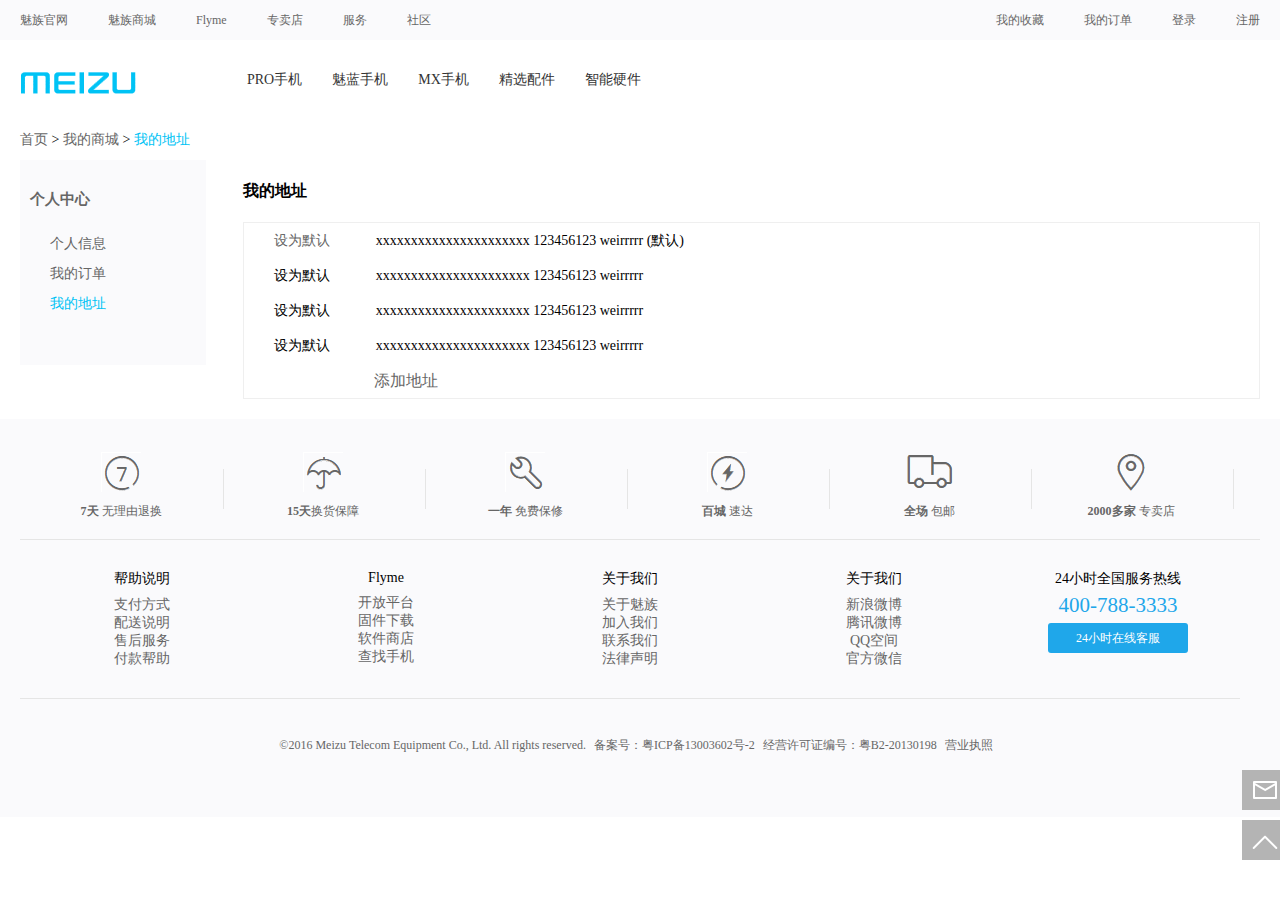
<file: address.html>
<!doctype html>
<html>
<head>
    <title>我的地址</title>
    <meta charset="utf-8" />
    <link rel="icon" href="./img/icon.ico" type="image/x-icon">
    <link rel="stylesheet" href="./css/style.css" />
    <link rel="stylesheet" href="./css/address.css" />
</head>
<body>
    <div id='zhezhao'></div>
    <div class="header-top" name="top">
        <div class="model">
            <div class="header-top-left">
                <ul>
                    <li><a href="#">魅族官网</a></li>
                    <li><a href="#">魅族商城</a></li>
                    <li><a href="#">Flyme</a></li>
                    <li><a href="#">专卖店</a></li>
                    <li><a href="#">服务</a></li>
                    <li><a href="#">社区</a></li>
                </ul>
            </div>
            <div class="header-top-right">
                <ul>
                    <li><a href="#">我的收藏</a></li>
                    <li align="left"><a href="#">我的订单</a></li>
                    <li><a href="./login.html">登录</a></li>
                    <li><a href="./regist.html">注册</a></li>
                </ul>
            </div>
        </div>
    </div>
    <div class="header-nav">
        <div class="model">
            <div class="header-nav-logo">
                <a href="#"><img src="./img/logo.png" alt=""></a>
            </div>
            <div class="header-nav-list">
                <ul>
                    <li><a href="#">PRO手机</a>
                        <div class="header-nav-link">
                            <div class="model">
                                <ul class="nav-link-list" id="nav-link-list" >
                                    <li>
                                        <a href="#">
                                            <p><img src="./img/Cix_s1g-lYOAJzMqABY2I5awJck774_126x126.png" /></p>
                                            <p class="shop-name">魅族PRO 6plus</p>
                                            <p class="shop-price">￥2999</p>
                                        </a>
                                    </li>
                                    <li>
                                        <a href="#">
                                            <p><img src="./img/Cix_s1g-lYOAJzMqABY2I5awJck774_126x126.png" /></p>
                                            <p class="shop-name">魅族PRO 6plus</p>
                                            <p class="shop-price">￥2999</p>
                                        </a>
                                    </li>
                                    <li>
                                        <a href="#">
                                            <p><img src="./img/Cix_s1g-lYOAJzMqABY2I5awJck774_126x126.png" /></p>
                                            <p class="shop-name">魅族PRO 6plus</p>
                                            <p class="shop-price">￥2999</p>
                                        </a>
                                    </li>
                                    <li>
                                        <a href="#">
                                            <p><img src="./img/Cix_s1g-lYOAJzMqABY2I5awJck774_126x126.png" /></p>
                                            <p class="shop-name">魅族PRO 6plus</p>
                                            <p class="shop-price">￥2999</p>
                                        </a>
                                    </li>
                                </ul>
                            </div>
                        </div>
                    </li>
                    <li><a href="#">魅蓝手机</a>
                        <div class="header-nav-link">
                            <div class="model">
                                <ul class="nav-link-list" id="nav-link-list">
                                    <li>
                                        <a href="#">
                                            <p><img src="./img/Cix_s1g-lYOAJzMqABY2I5awJck774_126x126.png" /></p>
                                            <p class="shop-name">魅族PRO 6plus</p>
                                            <p class="shop-price">￥2999</p>
                                        </a>
                                    </li>
                                    <li>
                                        <a href="#">
                                            <p><img src="./img/Cix_s1g-lYOAJzMqABY2I5awJck774_126x126.png" /></p>
                                            <p class="shop-name">魅族PRO 6plus</p>
                                            <p class="shop-price">￥2999</p>
                                        </a>
                                    </li>
                                    <li>
                                        <a href="#">
                                            <p><img src="./img/Cix_s1g-lYOAJzMqABY2I5awJck774_126x126.png" /></p>
                                            <p class="shop-name">魅族PRO 6plus</p>
                                            <p class="shop-price">￥2999</p>
                                        </a>
                                    </li>
                                    <li>
                                        <a href="#">
                                            <p><img src="./img/Cix_s1g-lYOAJzMqABY2I5awJck774_126x126.png" /></p>
                                            <p class="shop-name">魅族PRO 6plus</p>
                                            <p class="shop-price">￥2999</p>
                                        </a>
                                    </li>
                                    <li>
                                        <a href="#">
                                            <p><img src="./img/Cix_s1g-lYOAJzMqABY2I5awJck774_126x126.png" /></p>
                                            <p class="shop-name">魅族PRO 6plus</p>
                                            <p class="shop-price">￥2999</p>
                                        </a>
                                    </li>
                                    <li>
                                        <a href="#">
                                            <p><img src="./img/Cix_s1g-lYOAJzMqABY2I5awJck774_126x126.png" /></p>
                                            <p class="shop-name">魅族PRO 6plus</p>
                                            <p class="shop-price">￥2999</p>
                                        </a>
                                    </li>
                                </ul>
                            </div>
                        </div>
                    </li> 
                    <li><a href="#">MX手机</a>
                        <div class="header-nav-link">
                            <div class="model">
                                <ul class="nav-link-list" id="nav-link-list">
                                    <li>
                                        <a href="#">
                                            <p><img src="./img/Cix_s1g-lYOAJzMqABY2I5awJck774_126x126.png" /></p>
                                            <p class="shop-name">魅族PRO 6plus</p>
                                            <p class="shop-price">￥2999</p>
                                        </a>
                                    </li>
                                    <li>
                                        <a href="#">
                                            <p><img src="./img/Cix_s1g-lYOAJzMqABY2I5awJck774_126x126.png" /></p>
                                            <p class="shop-name">魅族PRO 6plus</p>
                                            <p class="shop-price">￥2999</p>
                                        </a>
                                    </li>
                                    <li>
                                        <a href="#">
                                            <p><img src="./img/Cix_s1g-lYOAJzMqABY2I5awJck774_126x126.png" /></p>
                                            <p class="shop-name">魅族PRO 6plus</p>
                                            <p class="shop-price">￥2999</p>
                                        </a>
                                    </li>
                                </ul>
                            </div>
                        </div>
                    </li> 
                    <li><a href="#">精选配件</a>
                        <div class="header-nav-link">
                            <div class="model">
                                <ul class="nav-link-list" id="nav-link-list">
                                    <li>
                                        <a href="#">
                                            <p><img src="./img/Cix_s1g-lYOAJzMqABY2I5awJck774_126x126.png" /></p>
                                            <p class="shop-name">魅族PRO 6plus</p>
                                            <p class="shop-price">￥2999</p>
                                        </a>
                                    </li>
                                    <li>
                                        <a href="#">
                                            <p><img src="./img/Cix_s1g-lYOAJzMqABY2I5awJck774_126x126.png" /></p>
                                            <p class="shop-name">魅族PRO 6plus</p>
                                            <p class="shop-price">￥2999</p>
                                        </a>
                                    </li>
                                    <li>
                                        <a href="#">
                                            <p><img src="./img/Cix_s1g-lYOAJzMqABY2I5awJck774_126x126.png" /></p>
                                            <p class="shop-name">魅族PRO 6plus</p>
                                            <p class="shop-price">￥2999</p>
                                        </a>
                                    </li>
                                    <li>
                                        <a href="#">
                                            <p><img src="./img/Cix_s1g-lYOAJzMqABY2I5awJck774_126x126.png" /></p>
                                            <p class="shop-name">魅族PRO 6plus</p>
                                            <p class="shop-price">￥2999</p>
                                        </a>
                                    </li>
                                    <li>
                                        <a href="#">
                                            <p><img src="./img/Cix_s1g-lYOAJzMqABY2I5awJck774_126x126.png" /></p>
                                            <p class="shop-name">魅族PRO 6plus</p>
                                            <p class="shop-price">￥2999</p>
                                        </a>
                                    </li>
                                </ul>
                            </div>
                        </div>
                    </li> 
                    <li><a href="#">智能硬件</a>
                        <div class="header-nav-link">
                            <div class="model">
                                <ul class="nav-link-list" id="nav-link-list">
                                    <li>
                                        <a href="#">
                                            <p><img src="./img/Cix_s1g-lYOAJzMqABY2I5awJck774_126x126.png" /></p>
                                            <p class="shop-name">魅族PRO 6plus</p>
                                            <p class="shop-price">￥2999</p>
                                        </a>
                                    </li>
                                    <li>
                                        <a href="#">
                                            <p><img src="./img/Cix_s1g-lYOAJzMqABY2I5awJck774_126x126.png" /></p>
                                            <p class="shop-name">魅族PRO 6plus</p>
                                            <p class="shop-price">￥2999</p>
                                        </a>
                                    </li>
                                    <li>
                                        <a href="#">
                                            <p><img src="./img/Cix_s1g-lYOAJzMqABY2I5awJck774_126x126.png" /></p>
                                            <p class="shop-name">魅族PRO 6plus</p>
                                            <p class="shop-price">￥2999</p>
                                        </a>
                                    </li>
                                    <li>
                                        <a href="#">
                                            <p><img src="./img/Cix_s1g-lYOAJzMqABY2I5awJck774_126x126.png" /></p>
                                            <p class="shop-name">魅族PRO 6plus</p>
                                            <p class="shop-price">￥2999</p>
                                        </a>
                                    </li>
                                    <li>
                                        <a href="#">
                                            <p><img src="./img/Cix_s1g-lYOAJzMqABY2I5awJck774_126x126.png" /></p>
                                            <p class="shop-name">魅族PRO 6plus</p>
                                            <p class="shop-price">￥2999</p>
                                        </a>
                                    </li>
                                </ul>
                            </div>
                        </div>
                    </li> 
                </ul>
                <div class="white-bg"></div>
            </div>
            
        </div>
    </div>
    <div class='zhongxin'>
        <div class='model'>
            <div class='crumbs'>
                <a href='index.html'>首页</a>
                <span>&gt;</span>
                <a href='index.html'>我的商城</a>
                <span>&gt;</span>
                <a href='index.html' style='color:#00c3f5'>我的地址</a>
            </div>
            <div class='zx-main'>
                <div class='zx-left'>
                    <dl>
                        <dt><a href=''>个人中心</a></dt>
                        <dd><a href='zhongxin.html'>个人信息</a></dd>
                        <dd><a href='gerendingdan.html'>我的订单</a></dd>
                        <dd><a href='address.html' style='color:#00c3f5'>我的地址</a></dd>
                    </dl>
                </div>
                <div class='zx-right'>
                    <h3>我的地址</h3>
                    <div class='myaddress'>
                        <table border=0 width='100%' cellspacing='0' cellspadding='10px'>
                            <tr>
                                <td width='10%'><a href=''>设为默认</a></td>
                                <td>xxxxxxxxxxxxxxxxxxxxxx 123456123 weirrrrr (默认)</td>
                            </tr>
                            <tr>
                                <td>设为默认</td>
                                <td>xxxxxxxxxxxxxxxxxxxxxx 123456123 weirrrrr</td>
                            </tr>
                            <tr>
                                <td>设为默认</td>
                                <td>xxxxxxxxxxxxxxxxxxxxxx 123456123 weirrrrr</td>
                            </tr>
                            <tr>
                                <td>设为默认</td>
                                <td>xxxxxxxxxxxxxxxxxxxxxx 123456123 weirrrrr</td>
                            </tr>
                            <tr>
                                <td colspan='2'><a style='cursor:pointer;margin-left:100px;font-size:16px;' onclick="add_form.style.display='block'">添加地址</a></td>
                            </tr>
                        </table>
                    </div>
                    <form action='' method='post' id='add_form'>
                        <div class='order-address-main'>
                            <div class='order-address-input'>
                                <span>收货人姓名</span>
                                <div>
                                    <input type="text" name="user" placeholder="">
                                </div>
                                <span>收货人手机号</span>
                                <div>
                                    <input type="text" name="user" placeholder="">
                                </div>
                            </div>
                            <div class='order-address-detail'>
                                <span>详细　地址</span>
                                <div>
                                    <input type="text" name="user" placeholder="">
                                </div>
                            </div>
                            <div>
                                <a class='sub-input'><button>添加</button></a>
                            </div>
                        </div>
                    </form>
                </div>
            </div>
        </div>
    </div>
    <!-- 脚部开始 -->
    <div class='clear'></div>
    <div class="home-footer">
        <div class="model">
            <ul class="footer-service">
                <li>
                    <img src="./img/1.png" />
                    <p><span>7天</span> 无理由退换</p>
                </li>
                <li>
                    <img src="./img/2.png" />
                    <p><span>15天</span>换货保障</p>
                </li>
                <li>
                    <img src="./img/3.png" />
                    <p><span>一年</span> 免费保修</p>
                </li>
                <li>
                    <img src="./img/4.png" />
                    <p><span>百城</span> 速达</p>
                </li>
                <li>
                    <img src="./img/5.png" />
                    <p><span>全场</span> 包邮</p>
                </li>
                <li class="aa">
                    <img src="./img/6.png" />
                    <p><span>2000多家</span> 专卖店</p>
                </li>
            </ul>
            <ul class="footer-nav">
                <li>
                    <dl>
                        <dt>帮助说明</dt>
                        <dd>
                            <a href="#">支付方式</a>
                        </dd>
                        <dd>
                            <a href="#">配送说明</a>
                        </dd>
                        <dd>
                            <a href="#">售后服务</a>
                        </dd>
                        <dd>
                            <a href="#">付款帮助</a>
                        </dd>
                    </dl>
                </li>
                <li>
                    <dl>
                        <dt>Flyme</dt>
                        <dd>
                            <a href="#">开放平台</a>
                        </dd>
                        <dd>
                            <a href="#">固件下载</a>
                        </dd>
                        <dd>
                            <a href="#">软件商店</a>
                        </dd>
                        <dd>
                            <a href="#">查找手机</a>
                        </dd>
                    </dl>
                </li>
                <li>
                    <dl>
                        <dt>关于我们</dt>
                        <dd>
                            <a href="#">关于魅族</a>
                        </dd>
                        <dd>
                            <a href="#">加入我们</a>
                        </dd>
                        <dd>
                            <a href="#">联系我们</a>
                        </dd>
                        <dd>
                            <a href="#">法律声明</a>
                        </dd>
                    </dl>
                </li>
                <li>
                    <dl>
                        <dt>关于我们</dt>
                        <dd>
                            <a href="#">新浪微博</a>
                        </dd>
                        <dd>
                            <a href="#">腾讯微博</a>
                        </dd>
                        <dd>
                            <a href="#">QQ空间</a>
                        </dd>
                        <dd>
                            <a href="#">官方微信</a>
                        </dd>
                    </dl>
                </li>
                <li class="tel">
                    <p>24小时全国服务热线</p>
                    <p>400-788-3333</p>
                    <p>
                        <a href="#">24小时在线客服</a>
                    </p>
                </li>
            </ul>
            <div class="footer-copyright">
                <span>&copy;2016 Meizu Telecom Equipment Co., Ltd. All rights reserved. </span>
                <a href="#">备案号：粤ICP备13003602号-2</a>
                <a href="#">经营许可证编号：粤B2-20130198</a>
                <a href="#">营业执照</a>
                <a href="#"></a>
            </div>
        </div>
    </div>
    <div class="gotop">
        <a href="#">
            <div class="suggest">
                <img src="./img/suggest.png" />
            </div>
        </a>
        <a href="#top">
            <div class="gotop-arrow">
                <img src="./img/gotop-arrow.png" />
            </div>
        </a>
    </div>
</body>
</html>
</file>
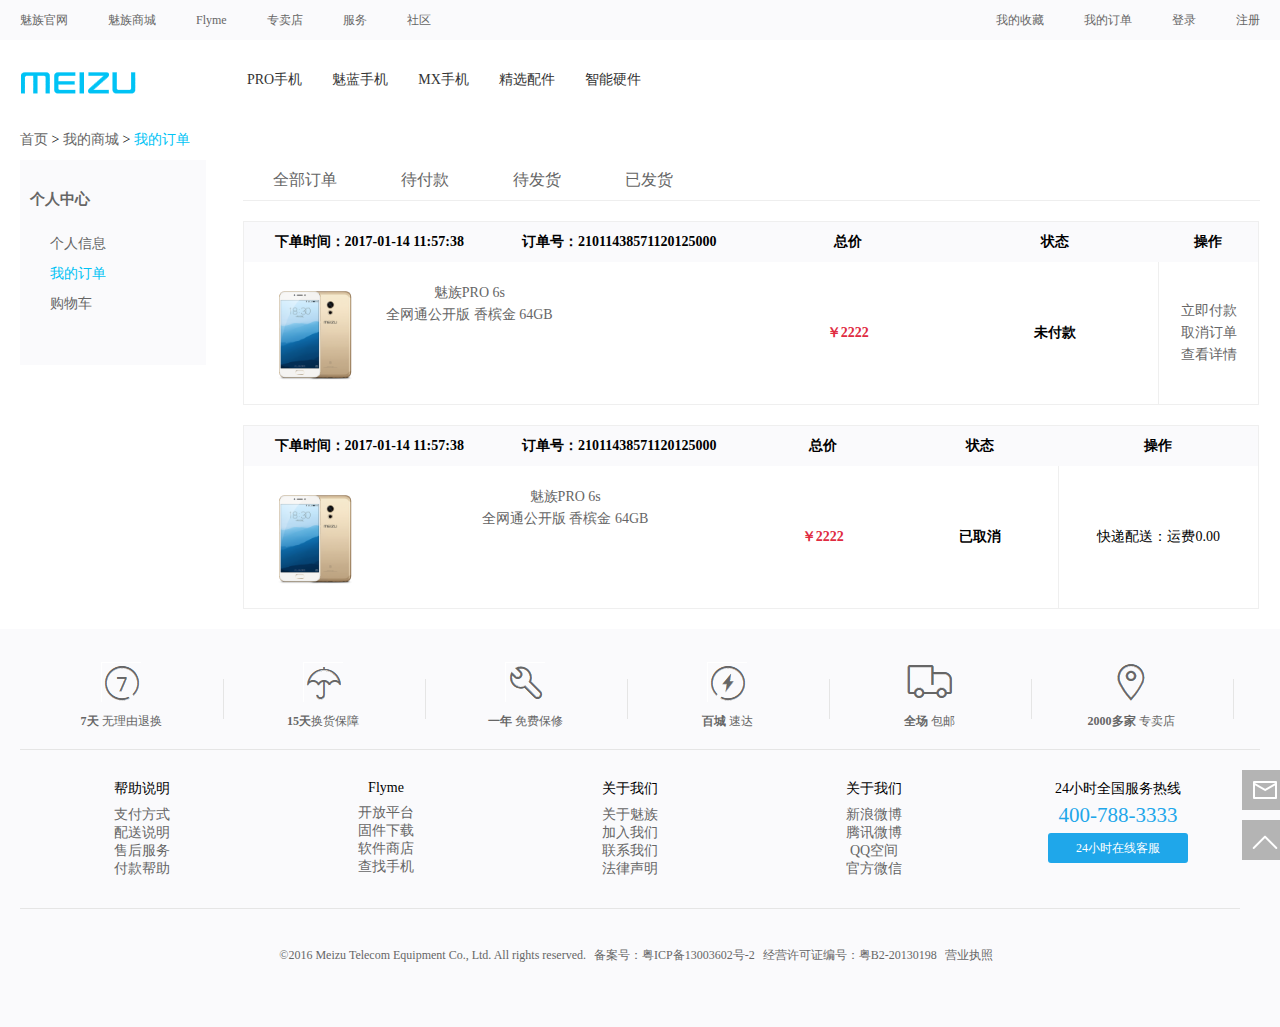
<file: gerendingdan.html>
<!doctype html>
<html>
<head>
    <title>个人中心</title>
    <meta charset="utf-8" />
    <link rel="icon" href="./img/icon.ico" type="image/x-icon">
    <link rel="stylesheet" href="./css/style.css" />
    <link rel="stylesheet" href="./css/gerendingdan.css" />
</head>
<body>
    <div class="header-top" name="top">
        <div class="model">
            <div class="header-top-left">
                <ul>
                    <li><a href="#">魅族官网</a></li>
                    <li><a href="#">魅族商城</a></li>
                    <li><a href="#">Flyme</a></li>
                    <li><a href="#">专卖店</a></li>
                    <li><a href="#">服务</a></li>
                    <li><a href="#">社区</a></li>
                </ul>
            </div>
            <div class="header-top-right">
                <ul>
                    <li><a href="#">我的收藏</a></li>
                    <li align="left"><a href="#">我的订单</a></li>
                    <li><a href="./login.html">登录</a></li>
                    <li><a href="./regist.html">注册</a></li>
                </ul>
            </div>
        </div>
    </div>
    <div class="header-nav">
        <div class="model">
            <div class="header-nav-logo">
                <a href="#"><img src="./img/logo.png" alt=""></a>
            </div>
            <div class="header-nav-list">
                <ul>
                    <li><a href="#">PRO手机</a>
                        <div class="header-nav-link">
                            <div class="model">
                                <ul class="nav-link-list" id="nav-link-list" >
                                    <li>
                                        <a href="#">
                                            <p><img src="./img/Cix_s1g-lYOAJzMqABY2I5awJck774_126x126.png" /></p>
                                            <p class="shop-name">魅族PRO 6plus</p>
                                            <p class="shop-price">￥2999</p>
                                        </a>
                                    </li>
                                    <li>
                                        <a href="#">
                                            <p><img src="./img/Cix_s1g-lYOAJzMqABY2I5awJck774_126x126.png" /></p>
                                            <p class="shop-name">魅族PRO 6plus</p>
                                            <p class="shop-price">￥2999</p>
                                        </a>
                                    </li>
                                    <li>
                                        <a href="#">
                                            <p><img src="./img/Cix_s1g-lYOAJzMqABY2I5awJck774_126x126.png" /></p>
                                            <p class="shop-name">魅族PRO 6plus</p>
                                            <p class="shop-price">￥2999</p>
                                        </a>
                                    </li>
                                    <li>
                                        <a href="#">
                                            <p><img src="./img/Cix_s1g-lYOAJzMqABY2I5awJck774_126x126.png" /></p>
                                            <p class="shop-name">魅族PRO 6plus</p>
                                            <p class="shop-price">￥2999</p>
                                        </a>
                                    </li>
                                </ul>
                            </div>
                        </div>
                    </li>
                    <li><a href="#">魅蓝手机</a>
                        <div class="header-nav-link">
                            <div class="model">
                                <ul class="nav-link-list" id="nav-link-list">
                                    <li>
                                        <a href="#">
                                            <p><img src="./img/Cix_s1g-lYOAJzMqABY2I5awJck774_126x126.png" /></p>
                                            <p class="shop-name">魅族PRO 6plus</p>
                                            <p class="shop-price">￥2999</p>
                                        </a>
                                    </li>
                                    <li>
                                        <a href="#">
                                            <p><img src="./img/Cix_s1g-lYOAJzMqABY2I5awJck774_126x126.png" /></p>
                                            <p class="shop-name">魅族PRO 6plus</p>
                                            <p class="shop-price">￥2999</p>
                                        </a>
                                    </li>
                                    <li>
                                        <a href="#">
                                            <p><img src="./img/Cix_s1g-lYOAJzMqABY2I5awJck774_126x126.png" /></p>
                                            <p class="shop-name">魅族PRO 6plus</p>
                                            <p class="shop-price">￥2999</p>
                                        </a>
                                    </li>
                                    <li>
                                        <a href="#">
                                            <p><img src="./img/Cix_s1g-lYOAJzMqABY2I5awJck774_126x126.png" /></p>
                                            <p class="shop-name">魅族PRO 6plus</p>
                                            <p class="shop-price">￥2999</p>
                                        </a>
                                    </li>
                                    <li>
                                        <a href="#">
                                            <p><img src="./img/Cix_s1g-lYOAJzMqABY2I5awJck774_126x126.png" /></p>
                                            <p class="shop-name">魅族PRO 6plus</p>
                                            <p class="shop-price">￥2999</p>
                                        </a>
                                    </li>
                                    <li>
                                        <a href="#">
                                            <p><img src="./img/Cix_s1g-lYOAJzMqABY2I5awJck774_126x126.png" /></p>
                                            <p class="shop-name">魅族PRO 6plus</p>
                                            <p class="shop-price">￥2999</p>
                                        </a>
                                    </li>
                                </ul>
                            </div>
                        </div>
                    </li> 
                    <li><a href="#">MX手机</a>
                        <div class="header-nav-link">
                            <div class="model">
                                <ul class="nav-link-list" id="nav-link-list">
                                    <li>
                                        <a href="#">
                                            <p><img src="./img/Cix_s1g-lYOAJzMqABY2I5awJck774_126x126.png" /></p>
                                            <p class="shop-name">魅族PRO 6plus</p>
                                            <p class="shop-price">￥2999</p>
                                        </a>
                                    </li>
                                    <li>
                                        <a href="#">
                                            <p><img src="./img/Cix_s1g-lYOAJzMqABY2I5awJck774_126x126.png" /></p>
                                            <p class="shop-name">魅族PRO 6plus</p>
                                            <p class="shop-price">￥2999</p>
                                        </a>
                                    </li>
                                    <li>
                                        <a href="#">
                                            <p><img src="./img/Cix_s1g-lYOAJzMqABY2I5awJck774_126x126.png" /></p>
                                            <p class="shop-name">魅族PRO 6plus</p>
                                            <p class="shop-price">￥2999</p>
                                        </a>
                                    </li>
                                </ul>
                            </div>
                        </div>
                    </li> 
                    <li><a href="#">精选配件</a>
                        <div class="header-nav-link">
                            <div class="model">
                                <ul class="nav-link-list" id="nav-link-list">
                                    <li>
                                        <a href="#">
                                            <p><img src="./img/Cix_s1g-lYOAJzMqABY2I5awJck774_126x126.png" /></p>
                                            <p class="shop-name">魅族PRO 6plus</p>
                                            <p class="shop-price">￥2999</p>
                                        </a>
                                    </li>
                                    <li>
                                        <a href="#">
                                            <p><img src="./img/Cix_s1g-lYOAJzMqABY2I5awJck774_126x126.png" /></p>
                                            <p class="shop-name">魅族PRO 6plus</p>
                                            <p class="shop-price">￥2999</p>
                                        </a>
                                    </li>
                                    <li>
                                        <a href="#">
                                            <p><img src="./img/Cix_s1g-lYOAJzMqABY2I5awJck774_126x126.png" /></p>
                                            <p class="shop-name">魅族PRO 6plus</p>
                                            <p class="shop-price">￥2999</p>
                                        </a>
                                    </li>
                                    <li>
                                        <a href="#">
                                            <p><img src="./img/Cix_s1g-lYOAJzMqABY2I5awJck774_126x126.png" /></p>
                                            <p class="shop-name">魅族PRO 6plus</p>
                                            <p class="shop-price">￥2999</p>
                                        </a>
                                    </li>
                                    <li>
                                        <a href="#">
                                            <p><img src="./img/Cix_s1g-lYOAJzMqABY2I5awJck774_126x126.png" /></p>
                                            <p class="shop-name">魅族PRO 6plus</p>
                                            <p class="shop-price">￥2999</p>
                                        </a>
                                    </li>
                                </ul>
                            </div>
                        </div>
                    </li> 
                    <li><a href="#">智能硬件</a>
                        <div class="header-nav-link">
                            <div class="model">
                                <ul class="nav-link-list" id="nav-link-list">
                                    <li>
                                        <a href="#">
                                            <p><img src="./img/Cix_s1g-lYOAJzMqABY2I5awJck774_126x126.png" /></p>
                                            <p class="shop-name">魅族PRO 6plus</p>
                                            <p class="shop-price">￥2999</p>
                                        </a>
                                    </li>
                                    <li>
                                        <a href="#">
                                            <p><img src="./img/Cix_s1g-lYOAJzMqABY2I5awJck774_126x126.png" /></p>
                                            <p class="shop-name">魅族PRO 6plus</p>
                                            <p class="shop-price">￥2999</p>
                                        </a>
                                    </li>
                                    <li>
                                        <a href="#">
                                            <p><img src="./img/Cix_s1g-lYOAJzMqABY2I5awJck774_126x126.png" /></p>
                                            <p class="shop-name">魅族PRO 6plus</p>
                                            <p class="shop-price">￥2999</p>
                                        </a>
                                    </li>
                                    <li>
                                        <a href="#">
                                            <p><img src="./img/Cix_s1g-lYOAJzMqABY2I5awJck774_126x126.png" /></p>
                                            <p class="shop-name">魅族PRO 6plus</p>
                                            <p class="shop-price">￥2999</p>
                                        </a>
                                    </li>
                                    <li>
                                        <a href="#">
                                            <p><img src="./img/Cix_s1g-lYOAJzMqABY2I5awJck774_126x126.png" /></p>
                                            <p class="shop-name">魅族PRO 6plus</p>
                                            <p class="shop-price">￥2999</p>
                                        </a>
                                    </li>
                                </ul>
                            </div>
                        </div>
                    </li> 
                </ul>
                <div class="white-bg"></div>
            </div>
            
        </div>
    </div>
    <!-- 头部结束 -->
    <div class='zhongxin'>
        <div class='model'>
            <div class='crumbs'>
                <a href='index.html'>首页</a>
                <span>&gt;</span>
                <a href='index.html'>我的商城</a>
                <span>&gt;</span>
                <a href='index.html' style='color:#00c3f5'>我的订单</a>
            </div>
            <div class='zx-main'>
                <div class='zx-left'>
                    <dl>
                        <dt><a >个人中心</a></dt>
                        <dd><a href='zhongxin.html' >个人信息</a></dd>
                        <dd><a href='gerendingdan.html' style='color:#00c3f5'>我的订单</a></dd>
                        <dd><a href=''>购物车</a></dd>
                    </dl>
                </div>
                <div class='zx-right'>
                    <div class='order-top'>
                        <a href=''>全部订单</a>
                        <a href=''>待付款</a>
                        <a href=''>待发货</a>
                        <a href=''>已发货</a>
                    </div>
                    <div class='order-list' >
                        <table border=0 width='1016' cellspacing=0 >
                            <tr align='center' height='40px' style='background:#fafafc;margin-top:20px'>
                                <th width='250'>下单时间：2017-01-14 11:57:38</th>
                                <th width='250'>订单号：21011438571120125000</th>
                                <th>总价</th>
                                <th>状态</th>
                                <th width='100'>操作</th>
                            </tr>
                            <tr align='center'>
                                <td colspan='2'>
                                <img src='./img/CnQOjVgaoE2AeO-qAA2BsUgqVWc879.png' width='102'>
                                <a href='' class='left'>魅族PRO 6s<br>全网通公开版 香槟金 64GB</a></td>
                                <td><b style="color:#e02b41">￥2222</b></td>
                                <td><b>未付款</b></td>
                                <td style='border-left:1px solid #efefef'>
                                    <p><a href=''>立即付款</a></p>
                                    <p><a href=''>取消订单</a></p>
                                    <p><a href=''>查看详情</a></p>
                                </td>
                            </tr>
                        </table>
                        <table border=0 width='1016' cellspacing=0 >
                            <tr align='center' height='40px' style='background:#fafafc;margin-top:20px'>
                                <th width='250'>下单时间：2017-01-14 11:57:38</th>
                                <th width='250'>订单号：21011438571120125000</th>
                                <th>总价</th>
                                <th>状态</th>
                                <th width='200'>操作</th>
                            </tr>
                            <tr align='center'>
                                <td colspan='2'>
                                <img src='./img/CnQOjVgaoE2AeO-qAA2BsUgqVWc879.png' width='102'>
                                <a>魅族PRO 6s<br>全网通公开版 香槟金 64GB</a></td>
                                <td><b style="color:#e02b41">￥2222</b></td>
                                <td><b>已取消</b></td>
                                <td style='border-left:1px solid #efefef'>快递配送：运费0.00</td>
                            </tr>
                        </table>
                    </div>
                </div>
            </div>
        </div>
    </div>
    <!-- 脚部开始 -->
    <div class='clear'></div>
    <div class="home-footer">
        <div class="model">
            <ul class="footer-service">
                <li>
                    <img src="./img/1.png" />
                    <p><span>7天</span> 无理由退换</p>
                </li>
                <li>
                    <img src="./img/2.png" />
                    <p><span>15天</span>换货保障</p>
                </li>
                <li>
                    <img src="./img/3.png" />
                    <p><span>一年</span> 免费保修</p>
                </li>
                <li>
                    <img src="./img/4.png" />
                    <p><span>百城</span> 速达</p>
                </li>
                <li>
                    <img src="./img/5.png" />
                    <p><span>全场</span> 包邮</p>
                </li>
                <li class="aa">
                    <img src="./img/6.png" />
                    <p><span>2000多家</span> 专卖店</p>
                </li>
            </ul>
            <ul class="footer-nav">
                <li>
                    <dl>
                        <dt>帮助说明</dt>
                        <dd>
                            <a href="#">支付方式</a>
                        </dd>
                        <dd>
                            <a href="#">配送说明</a>
                        </dd>
                        <dd>
                            <a href="#">售后服务</a>
                        </dd>
                        <dd>
                            <a href="#">付款帮助</a>
                        </dd>
                    </dl>
                </li>
                <li>
                    <dl>
                        <dt>Flyme</dt>
                        <dd>
                            <a href="#">开放平台</a>
                        </dd>
                        <dd>
                            <a href="#">固件下载</a>
                        </dd>
                        <dd>
                            <a href="#">软件商店</a>
                        </dd>
                        <dd>
                            <a href="#">查找手机</a>
                        </dd>
                    </dl>
                </li>
                <li>
                    <dl>
                        <dt>关于我们</dt>
                        <dd>
                            <a href="#">关于魅族</a>
                        </dd>
                        <dd>
                            <a href="#">加入我们</a>
                        </dd>
                        <dd>
                            <a href="#">联系我们</a>
                        </dd>
                        <dd>
                            <a href="#">法律声明</a>
                        </dd>
                    </dl>
                </li>
                <li>
                    <dl>
                        <dt>关于我们</dt>
                        <dd>
                            <a href="#">新浪微博</a>
                        </dd>
                        <dd>
                            <a href="#">腾讯微博</a>
                        </dd>
                        <dd>
                            <a href="#">QQ空间</a>
                        </dd>
                        <dd>
                            <a href="#">官方微信</a>
                        </dd>
                    </dl>
                </li>
                <li class="tel">
                    <p>24小时全国服务热线</p>
                    <p>400-788-3333</p>
                    <p>
                        <a href="#">24小时在线客服</a>
                    </p>
                </li>
            </ul>
            <div class="footer-copyright">
                <span>&copy;2016 Meizu Telecom Equipment Co., Ltd. All rights reserved. </span>
                <a href="#">备案号：粤ICP备13003602号-2</a>
                <a href="#">经营许可证编号：粤B2-20130198</a>
                <a href="#">营业执照</a>
                <a href="#"></a>
            </div>
        </div>
    </div>
    <div class="gotop">
        <a href="#">
            <div class="suggest">
                <img src="./img/suggest.png" />
            </div>
        </a>
        <a href="#top">
            <div class="gotop-arrow">
                <img src="./img/gotop-arrow.png" />
            </div>
        </a>
    </div>
    <script>
        var pic = document.getElementById('pic');
        var img = document.getElementById('img');
        pic.onchange = function(){
            img.src = window.URL.createObjectURL(this.files[0]);
        }
    </script>
</body>
</html>
</file>
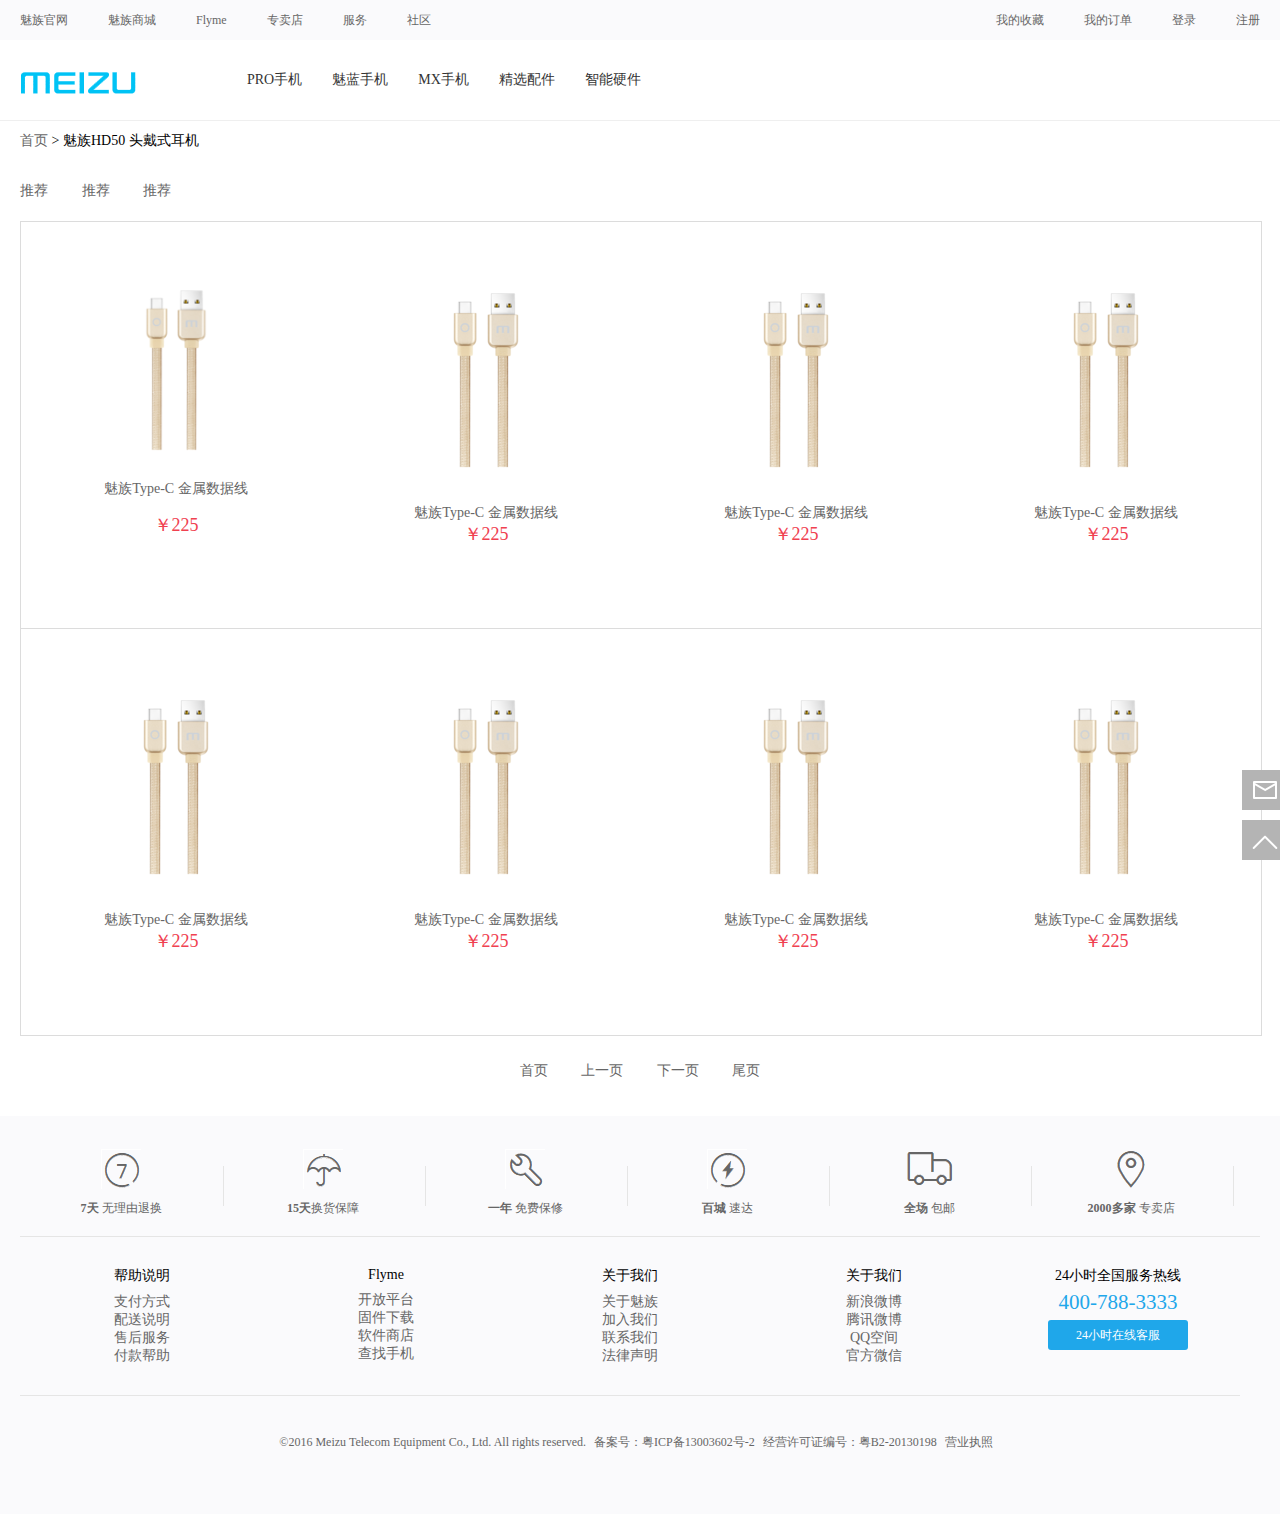
<file: list.html>
<!doctype html>
<html>
    <head>
        <title>xxxs商品</title>
        <meta charset="utf-8" />
        <link rel="icon" href="./img/icon.ico" type="image/x-icon">
        <link rel="stylesheet" href="./css/style.css" />
        <link rel="stylesheet" href="./css/list.css" />
    </head>
    <body>
        <div class="header-top" name="top">
            <div class="model">
                <div class="header-top-left">
                    <ul>
                        <li><a href="#">魅族官网</a></li>
                        <li><a href="#">魅族商城</a></li>
                        <li><a href="#">Flyme</a></li>
                        <li><a href="#">专卖店</a></li>
                        <li><a href="#">服务</a></li>
                        <li><a href="#">社区</a></li>
                    </ul>
                </div>
                <div class="header-top-right">
                    <ul>
                        <li><a href="#">我的收藏</a></li>
                        <li align="left"><a href="#">我的订单</a></li>
                        <li><a href="./login.html">登录</a></li>
                        <li><a href="./regist.html">注册</a></li>
                    </ul>
                </div>
            </div>
        </div>
        <div class="header-nav">
            <div class="model">
                <div class="header-nav-logo">
                    <a href="#"><img src="./img/logo.png" alt=""></a>
                </div>
                <div class="header-nav-list">
                    <ul>
                        <li><a href="#">PRO手机</a>
                            <div class="header-nav-link">
                                <div class="model">
                                    <ul class="nav-link-list" id="nav-link-list" >
                                        <li>
                                            <a href="#">
                                                <p><img src="./img/Cix_s1g-lYOAJzMqABY2I5awJck774_126x126.png" /></p>
                                                <p class="shop-name">魅族PRO 6plus</p>
                                                <p class="shop-price">￥2999</p>
                                            </a>
                                        </li>
                                        <li>
                                            <a href="#">
                                                <p><img src="./img/Cix_s1g-lYOAJzMqABY2I5awJck774_126x126.png" /></p>
                                                <p class="shop-name">魅族PRO 6plus</p>
                                                <p class="shop-price">￥2999</p>
                                            </a>
                                        </li>
                                        <li>
                                            <a href="#">
                                                <p><img src="./img/Cix_s1g-lYOAJzMqABY2I5awJck774_126x126.png" /></p>
                                                <p class="shop-name">魅族PRO 6plus</p>
                                                <p class="shop-price">￥2999</p>
                                            </a>
                                        </li>
                                        <li>
                                            <a href="#">
                                                <p><img src="./img/Cix_s1g-lYOAJzMqABY2I5awJck774_126x126.png" /></p>
                                                <p class="shop-name">魅族PRO 6plus</p>
                                                <p class="shop-price">￥2999</p>
                                            </a>
                                        </li>
                                    </ul>
                                </div>
                            </div>
                        </li>
                        <li><a href="#">魅蓝手机</a>
                            <div class="header-nav-link">
                                <div class="model">
                                    <ul class="nav-link-list" id="nav-link-list">
                                        <li>
                                            <a href="#">
                                                <p><img src="./img/Cix_s1g-lYOAJzMqABY2I5awJck774_126x126.png" /></p>
                                                <p class="shop-name">魅族PRO 6plus</p>
                                                <p class="shop-price">￥2999</p>
                                            </a>
                                        </li>
                                        <li>
                                            <a href="#">
                                                <p><img src="./img/Cix_s1g-lYOAJzMqABY2I5awJck774_126x126.png" /></p>
                                                <p class="shop-name">魅族PRO 6plus</p>
                                                <p class="shop-price">￥2999</p>
                                            </a>
                                        </li>
                                        <li>
                                            <a href="#">
                                                <p><img src="./img/Cix_s1g-lYOAJzMqABY2I5awJck774_126x126.png" /></p>
                                                <p class="shop-name">魅族PRO 6plus</p>
                                                <p class="shop-price">￥2999</p>
                                            </a>
                                        </li>
                                        <li>
                                            <a href="#">
                                                <p><img src="./img/Cix_s1g-lYOAJzMqABY2I5awJck774_126x126.png" /></p>
                                                <p class="shop-name">魅族PRO 6plus</p>
                                                <p class="shop-price">￥2999</p>
                                            </a>
                                        </li>
                                        <li>
                                            <a href="#">
                                                <p><img src="./img/Cix_s1g-lYOAJzMqABY2I5awJck774_126x126.png" /></p>
                                                <p class="shop-name">魅族PRO 6plus</p>
                                                <p class="shop-price">￥2999</p>
                                            </a>
                                        </li>
                                        <li>
                                            <a href="#">
                                                <p><img src="./img/Cix_s1g-lYOAJzMqABY2I5awJck774_126x126.png" /></p>
                                                <p class="shop-name">魅族PRO 6plus</p>
                                                <p class="shop-price">￥2999</p>
                                            </a>
                                        </li>
                                    </ul>
                                </div>
                            </div>
                        </li> 
                        <li><a href="#">MX手机</a>
                            <div class="header-nav-link">
                                <div class="model">
                                    <ul class="nav-link-list" id="nav-link-list">
                                        <li>
                                            <a href="#">
                                                <p><img src="./img/Cix_s1g-lYOAJzMqABY2I5awJck774_126x126.png" /></p>
                                                <p class="shop-name">魅族PRO 6plus</p>
                                                <p class="shop-price">￥2999</p>
                                            </a>
                                        </li>
                                        <li>
                                            <a href="#">
                                                <p><img src="./img/Cix_s1g-lYOAJzMqABY2I5awJck774_126x126.png" /></p>
                                                <p class="shop-name">魅族PRO 6plus</p>
                                                <p class="shop-price">￥2999</p>
                                            </a>
                                        </li>
                                        <li>
                                            <a href="#">
                                                <p><img src="./img/Cix_s1g-lYOAJzMqABY2I5awJck774_126x126.png" /></p>
                                                <p class="shop-name">魅族PRO 6plus</p>
                                                <p class="shop-price">￥2999</p>
                                            </a>
                                        </li>
                                    </ul>
                                </div>
                            </div>
                        </li> 
                        <li><a href="#">精选配件</a>
                            <div class="header-nav-link">
                                <div class="model">
                                    <ul class="nav-link-list" id="nav-link-list">
                                        <li>
                                            <a href="#">
                                                <p><img src="./img/Cix_s1g-lYOAJzMqABY2I5awJck774_126x126.png" /></p>
                                                <p class="shop-name">魅族PRO 6plus</p>
                                                <p class="shop-price">￥2999</p>
                                            </a>
                                        </li>
                                        <li>
                                            <a href="#">
                                                <p><img src="./img/Cix_s1g-lYOAJzMqABY2I5awJck774_126x126.png" /></p>
                                                <p class="shop-name">魅族PRO 6plus</p>
                                                <p class="shop-price">￥2999</p>
                                            </a>
                                        </li>
                                        <li>
                                            <a href="#">
                                                <p><img src="./img/Cix_s1g-lYOAJzMqABY2I5awJck774_126x126.png" /></p>
                                                <p class="shop-name">魅族PRO 6plus</p>
                                                <p class="shop-price">￥2999</p>
                                            </a>
                                        </li>
                                        <li>
                                            <a href="#">
                                                <p><img src="./img/Cix_s1g-lYOAJzMqABY2I5awJck774_126x126.png" /></p>
                                                <p class="shop-name">魅族PRO 6plus</p>
                                                <p class="shop-price">￥2999</p>
                                            </a>
                                        </li>
                                        <li>
                                            <a href="#">
                                                <p><img src="./img/Cix_s1g-lYOAJzMqABY2I5awJck774_126x126.png" /></p>
                                                <p class="shop-name">魅族PRO 6plus</p>
                                                <p class="shop-price">￥2999</p>
                                            </a>
                                        </li>
                                    </ul>
                                </div>
                            </div>
                        </li> 
                        <li><a href="#">智能硬件</a>
                            <div class="header-nav-link">
                                <div class="model">
                                    <ul class="nav-link-list" id="nav-link-list">
                                        <li>
                                            <a href="#">
                                                <p><img src="./img/Cix_s1g-lYOAJzMqABY2I5awJck774_126x126.png" /></p>
                                                <p class="shop-name">魅族PRO 6plus</p>
                                                <p class="shop-price">￥2999</p>
                                            </a>
                                        </li>
                                        <li>
                                            <a href="#">
                                                <p><img src="./img/Cix_s1g-lYOAJzMqABY2I5awJck774_126x126.png" /></p>
                                                <p class="shop-name">魅族PRO 6plus</p>
                                                <p class="shop-price">￥2999</p>
                                            </a>
                                        </li>
                                        <li>
                                            <a href="#">
                                                <p><img src="./img/Cix_s1g-lYOAJzMqABY2I5awJck774_126x126.png" /></p>
                                                <p class="shop-name">魅族PRO 6plus</p>
                                                <p class="shop-price">￥2999</p>
                                            </a>
                                        </li>
                                        <li>
                                            <a href="#">
                                                <p><img src="./img/Cix_s1g-lYOAJzMqABY2I5awJck774_126x126.png" /></p>
                                                <p class="shop-name">魅族PRO 6plus</p>
                                                <p class="shop-price">￥2999</p>
                                            </a>
                                        </li>
                                        <li>
                                            <a href="#">
                                                <p><img src="./img/Cix_s1g-lYOAJzMqABY2I5awJck774_126x126.png" /></p>
                                                <p class="shop-name">魅族PRO 6plus</p>
                                                <p class="shop-price">￥2999</p>
                                            </a>
                                        </li>
                                    </ul>
                                </div>
                            </div>
                        </li> 
                    </ul>
                    <div class="white-bg"></div>
                </div>
                
            </div>
        </div>
        <!-- 商品列表 -->
        <div class='shop-list'>
            <div class='model'>
                <div class='crumbs'>
                    <a href='index.html'>首页</a>
                    <span>&gt;</span>
                    <a href='index.html'>魅族HD50 头戴式耳机</a>
                </div>
                <div class='filter-order'>
                    <a href=''>推荐</a>
                    <a href=''>推荐</a>
                    <a href=''>推荐</a>
                </div>
                <div class='goods-list'>
                    <ul>
                        <li>
                            <dl>
                                <dd class='list-img'><a href=''><img src='./img/Cix_s1ef_G2AYNlYAAIxGo35tB4079.png@240x240.png' title='' width='220' height='220'></a></dd>
                                <dd><a href=''>魅族Type-C 金属数据线</a></dd>
                                <dd style='margin-top:15px;'><font color='#f0415' size='4' >￥225</font></dd>
                            </dl>
                        </li>
                        <li>
                            <dl>
                                <dd><a href=''><img src='./img/Cix_s1ef_G2AYNlYAAIxGo35tB4079.png@240x240.png' title='' width='240' height='240'></a><dd>
                                <dd><a href=''>魅族Type-C 金属数据线</a><dd>
                                <dd><font color='#f0415' size='4'>￥225</font><dd>
                            </dl>
                        </li>
                        <li>
                            <dl>
                                <dd><a href=''><img src='./img/Cix_s1ef_G2AYNlYAAIxGo35tB4079.png@240x240.png' title='' width='240' height='240'></a><dd>
                                <dd><a href=''>魅族Type-C 金属数据线</a><dd>
                                <dd><font color='#f0415' size='4'>￥225</font><dd>
                            </dl>
                        </li>
                        <li>
                            <dl>
                                <dd><a href=''><img src='./img/Cix_s1ef_G2AYNlYAAIxGo35tB4079.png@240x240.png' title='' width='240' height='240'></a><dd>
                                <dd><a href=''>魅族Type-C 金属数据线</a><dd>
                                <dd><font color='#f0415' size='4'>￥225</font><dd>
                            </dl>
                        </li>
                        <li>
                            <dl>
                                <dd><a href=''><img src='./img/Cix_s1ef_G2AYNlYAAIxGo35tB4079.png@240x240.png' title='' width='240' height='240'></a><dd>
                                <dd><a href=''>魅族Type-C 金属数据线</a><dd>
                                <dd><font color='#f0415' size='4'>￥225</font><dd>
                            </dl>
                        </li>
                        <li>
                            <dl>
                                <dd><a href=''><img src='./img/Cix_s1ef_G2AYNlYAAIxGo35tB4079.png@240x240.png' title='' width='240' height='240'></a><dd>
                                <dd><a href=''>魅族Type-C 金属数据线</a><dd>
                                <dd><font color='#f0415' size='4'>￥225</font><dd>
                            </dl>
                        </li>
                        <li>
                            <dl>
                                <dd><a href=''><img src='./img/Cix_s1ef_G2AYNlYAAIxGo35tB4079.png@240x240.png' title='' width='240' height='240'></a><dd>
                                <dd><a href=''>魅族Type-C 金属数据线</a><dd>
                                <dd><font color='#f0415' size='4'>￥225</font><dd>
                            </dl>
                        </li>
                        <li>
                            <dl>
                                <dd><a href=''><img src='./img/Cix_s1ef_G2AYNlYAAIxGo35tB4079.png@240x240.png' title='' width='240' height='240'></a><dd>
                                <dd><a href=''>魅族Type-C 金属数据线</a><dd>
                                <dd><font color='#f0415' size='4'>￥225</font><dd>
                            </dl>
                        </li>
                    </ul>
                </div>
                <div class='pages'>
                    <a href=''>首页</a>
                    <a href=''>上一页</a>
                    <a href=''>下一页</a>
                    <a href=''>尾页</a>
                </div>
            </div>
        </div>
        <!-- 脚部开始 -->
        <div class='clear'></div>
        <div class="home-footer">
            <div class="model">
                <ul class="footer-service">
                    <li>
                        <img src="./img/1.png" />
                        <p><span>7天</span> 无理由退换</p>
                    </li>
                    <li>
                        <img src="./img/2.png" />
                        <p><span>15天</span>换货保障</p>
                    </li>
                    <li>
                        <img src="./img/3.png" />
                        <p><span>一年</span> 免费保修</p>
                    </li>
                    <li>
                        <img src="./img/4.png" />
                        <p><span>百城</span> 速达</p>
                    </li>
                    <li>
                        <img src="./img/5.png" />
                        <p><span>全场</span> 包邮</p>
                    </li>
                    <li class="aa">
                        <img src="./img/6.png" />
                        <p><span>2000多家</span> 专卖店</p>
                    </li>
                </ul>
                <ul class="footer-nav">
                    <li>
                        <dl>
                            <dt>帮助说明</dt>
                            <dd>
                                <a href="#">支付方式</a>
                            </dd>
                            <dd>
                                <a href="#">配送说明</a>
                            </dd>
                            <dd>
                                <a href="#">售后服务</a>
                            </dd>
                            <dd>
                                <a href="#">付款帮助</a>
                            </dd>
                        </dl>
                    </li>
                    <li>
                        <dl>
                            <dt>Flyme</dt>
                            <dd>
                                <a href="#">开放平台</a>
                            </dd>
                            <dd>
                                <a href="#">固件下载</a>
                            </dd>
                            <dd>
                                <a href="#">软件商店</a>
                            </dd>
                            <dd>
                                <a href="#">查找手机</a>
                            </dd>
                        </dl>
                    </li>
                    <li>
                        <dl>
                            <dt>关于我们</dt>
                            <dd>
                                <a href="#">关于魅族</a>
                            </dd>
                            <dd>
                                <a href="#">加入我们</a>
                            </dd>
                            <dd>
                                <a href="#">联系我们</a>
                            </dd>
                            <dd>
                                <a href="#">法律声明</a>
                            </dd>
                        </dl>
                    </li>
                    <li>
                        <dl>
                            <dt>关于我们</dt>
                            <dd>
                                <a href="#">新浪微博</a>
                            </dd>
                            <dd>
                                <a href="#">腾讯微博</a>
                            </dd>
                            <dd>
                                <a href="#">QQ空间</a>
                            </dd>
                            <dd>
                                <a href="#">官方微信</a>
                            </dd>
                        </dl>
                    </li>
                    <li class="tel">
                        <p>24小时全国服务热线</p>
                        <p>400-788-3333</p>
                        <p>
                            <a href="#">24小时在线客服</a>
                        </p>
                    </li>
                </ul>
                <div class="footer-copyright">
                    <span>&copy;2016 Meizu Telecom Equipment Co., Ltd. All rights reserved. </span>
                    <a href="#">备案号：粤ICP备13003602号-2</a>
                    <a href="#">经营许可证编号：粤B2-20130198</a>
                    <a href="#">营业执照</a>
                    <a href="#"></a>
                </div>
            </div>
        </div>
        <div class="gotop">
            <a href="#">
                <div class="suggest">
                    <img src="./img/suggest.png" />
                </div>
            </a>
            <a href="#top">
                <div class="gotop-arrow">
                    <img src="./img/gotop-arrow.png" />
                </div>
            </a>
        </div>
    </body>
</html>
</file>
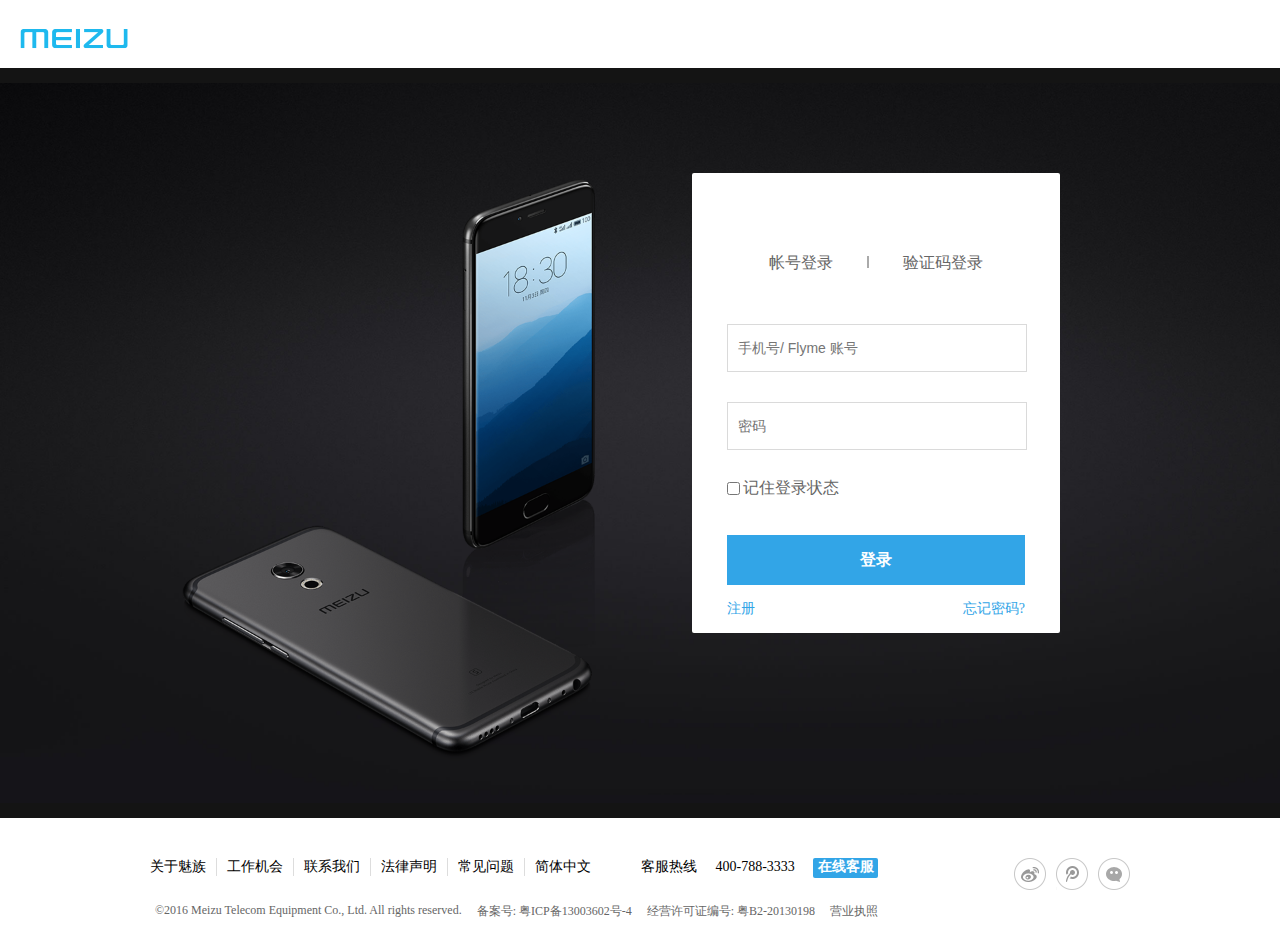
<file: login.html>
<!DOCTYPE html>
<html>
<head>
    <title>Flyme帐号 - 登录</title>
    <meta chatset='ustf-8'>
    <link rel="icon" href="./img/icon.ico" type="image/x-icon">
    <link rel="stylesheet" href="./css/login.css" >
</head>
<body>
    <div class="header">
        <div class="model">
            <a href=""><i class="logo"></i></a>
        </div>
    </div>
    <div class="main">
        <div class="bg"></div>
        <form action="1.php" method="post" class="main-form">
            <div class="login-type">
                <a href="">帐号登录</a>
                <span></span>
                <a href="">验证码登录</a>
            </div>
            <div class="main-input">
                <input type="text" name="user" placeholder="手机号/ Flyme 账号">
            </div>
            <div class="main-input">
                <input type="text" name="pwd" placeholder="密码">
            </div>
            <label ><input  type="checkbox" name='status'><span class="reme">记住登录状态</span></label>
            <!-- <i name='statu'>记住登录状态</i> -->
            <div class="sub"><input type='submit' value="登录"></div>
            <div class="form-link">
                <a href="./regist.html">注册</a>
                <a href="">忘记密码?</a>
            </div>
        </form>
    </div>
    <div class="footer">
        <div class="model">
            <div class="foot-pad">
                <div class="foot-link">
                    <a href="">关于魅族</a>
                    <a href="">工作机会</a>
                    <a href="">联系我们</a>
                    <a href="">法律声明</a>
                    <a href="">常见问题</a>
                    <a href="">简体中文</a>
                </div>
                <div class="tel">
                    <span>客服热线</span>
                    <span>400-788-3333</span>
                    <a href="#">在线客服</a>
                </div>
                <div class="link2">
                    <a href=""></a>
                    <a href=""></a>
                    <a href=""></a>
                </div>
                <p>©2016 Meizu Telecom Equipment Co., Ltd. All rights reserved.</p>
                <p><a href="">备案号: 粤ICP备13003602号-4</a></p>
                <p><a href="">经营许可证编号: 粤B2-20130198</a></p>
                <p><a href="">营业执照</a></p>
            </div>
        </div>
    </div>
</body>
</html>
</file>
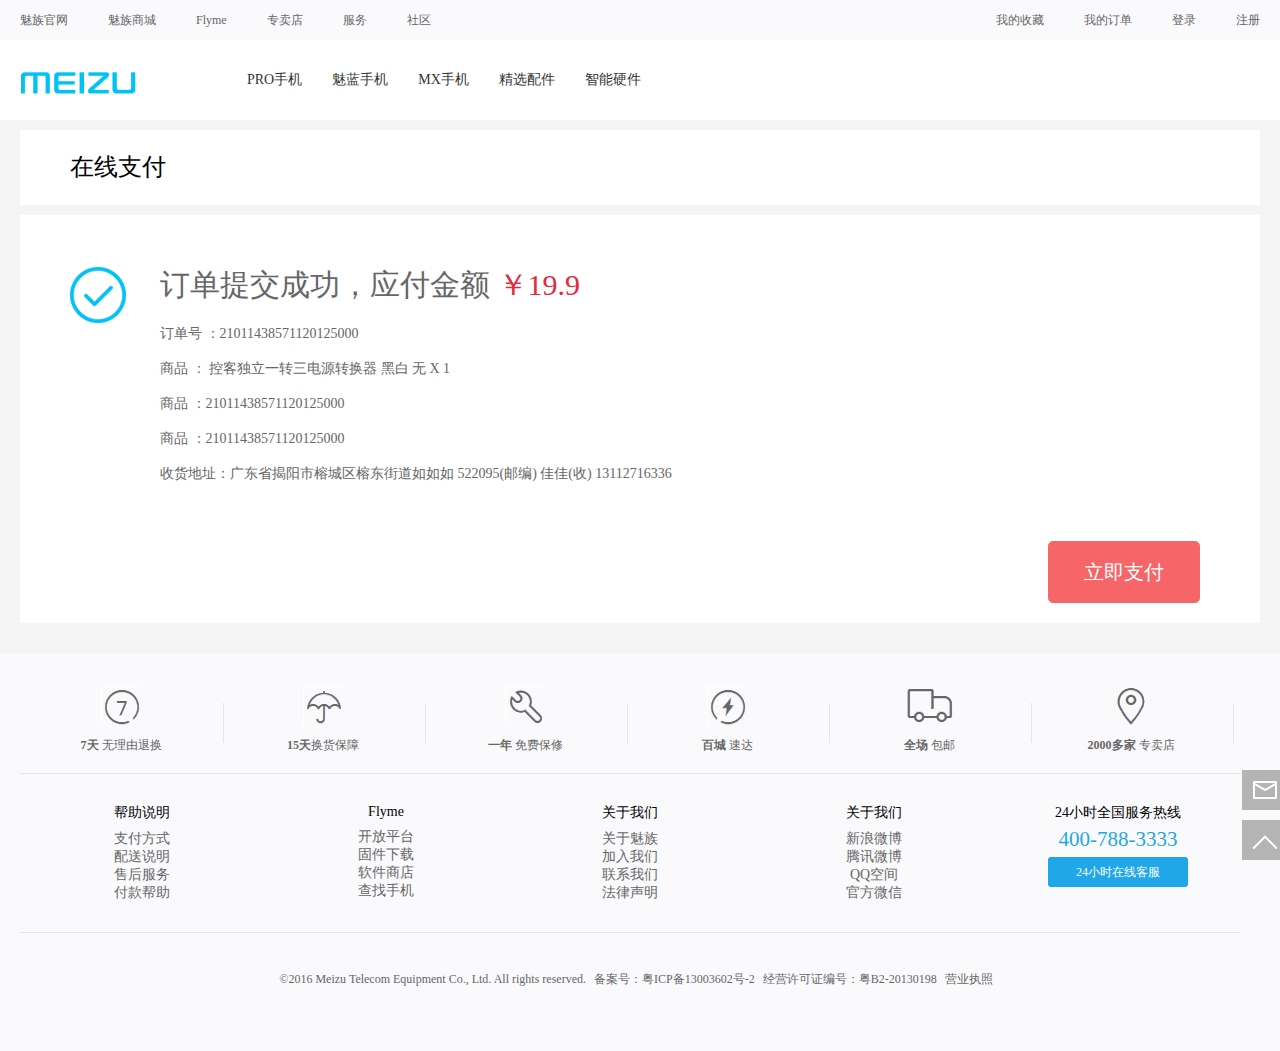
<file: order.html>
<!doctype html>
<html>
    <head>
        <title>收银台</title>
        <meta charset="utf-8" />
        <link rel="icon" href="./img/icon.ico" type="image/x-icon">
        <link rel="stylesheet" href="./css/style.css" />
        <link rel="stylesheet" href="./css/order.css" />
    </head>
    <body>
        <div class="header-top" name="top">
            <div class="model">
                <div class="header-top-left">
                    <ul>
                        <li><a href="#">魅族官网</a></li>
                        <li><a href="#">魅族商城</a></li>
                        <li><a href="#">Flyme</a></li>
                        <li><a href="#">专卖店</a></li>
                        <li><a href="#">服务</a></li>
                        <li><a href="#">社区</a></li>
                    </ul>
                </div>
                <div class="header-top-right">
                    <ul>
                        <li><a href="#">我的收藏</a></li>
                        <li align="left"><a href="#">我的订单</a></li>
                        <li><a href="./login.html">登录</a></li>
                        <li><a href="./regist.html">注册</a></li>
                    </ul>
                </div>
            </div>
        </div>
        <div class="header-nav">
            <div class="model">
                <div class="header-nav-logo">
                    <a href="#"><img src="./img/logo.png" alt=""></a>
                </div>
                <div class="header-nav-list">
                    <ul>
                        <li><a href="#">PRO手机</a>
                            <div class="header-nav-link">
                                <div class="model">
                                    <ul class="nav-link-list" id="nav-link-list" >
                                        <li>
                                            <a href="#">
                                                <p><img src="./img/Cix_s1g-lYOAJzMqABY2I5awJck774_126x126.png" /></p>
                                                <p class="shop-name">魅族PRO 6plus</p>
                                                <p class="shop-price">￥2999</p>
                                            </a>
                                        </li>
                                        <li>
                                            <a href="#">
                                                <p><img src="./img/Cix_s1g-lYOAJzMqABY2I5awJck774_126x126.png" /></p>
                                                <p class="shop-name">魅族PRO 6plus</p>
                                                <p class="shop-price">￥2999</p>
                                            </a>
                                        </li>
                                        <li>
                                            <a href="#">
                                                <p><img src="./img/Cix_s1g-lYOAJzMqABY2I5awJck774_126x126.png" /></p>
                                                <p class="shop-name">魅族PRO 6plus</p>
                                                <p class="shop-price">￥2999</p>
                                            </a>
                                        </li>
                                        <li>
                                            <a href="#">
                                                <p><img src="./img/Cix_s1g-lYOAJzMqABY2I5awJck774_126x126.png" /></p>
                                                <p class="shop-name">魅族PRO 6plus</p>
                                                <p class="shop-price">￥2999</p>
                                            </a>
                                        </li>
                                    </ul>
                                </div>
                            </div>
                        </li>
                        <li><a href="#">魅蓝手机</a>
                            <div class="header-nav-link">
                                <div class="model">
                                    <ul class="nav-link-list" id="nav-link-list">
                                        <li>
                                            <a href="#">
                                                <p><img src="./img/Cix_s1g-lYOAJzMqABY2I5awJck774_126x126.png" /></p>
                                                <p class="shop-name">魅族PRO 6plus</p>
                                                <p class="shop-price">￥2999</p>
                                            </a>
                                        </li>
                                        <li>
                                            <a href="#">
                                                <p><img src="./img/Cix_s1g-lYOAJzMqABY2I5awJck774_126x126.png" /></p>
                                                <p class="shop-name">魅族PRO 6plus</p>
                                                <p class="shop-price">￥2999</p>
                                            </a>
                                        </li>
                                        <li>
                                            <a href="#">
                                                <p><img src="./img/Cix_s1g-lYOAJzMqABY2I5awJck774_126x126.png" /></p>
                                                <p class="shop-name">魅族PRO 6plus</p>
                                                <p class="shop-price">￥2999</p>
                                            </a>
                                        </li>
                                        <li>
                                            <a href="#">
                                                <p><img src="./img/Cix_s1g-lYOAJzMqABY2I5awJck774_126x126.png" /></p>
                                                <p class="shop-name">魅族PRO 6plus</p>
                                                <p class="shop-price">￥2999</p>
                                            </a>
                                        </li>
                                        <li>
                                            <a href="#">
                                                <p><img src="./img/Cix_s1g-lYOAJzMqABY2I5awJck774_126x126.png" /></p>
                                                <p class="shop-name">魅族PRO 6plus</p>
                                                <p class="shop-price">￥2999</p>
                                            </a>
                                        </li>
                                        <li>
                                            <a href="#">
                                                <p><img src="./img/Cix_s1g-lYOAJzMqABY2I5awJck774_126x126.png" /></p>
                                                <p class="shop-name">魅族PRO 6plus</p>
                                                <p class="shop-price">￥2999</p>
                                            </a>
                                        </li>
                                    </ul>
                                </div>
                            </div>
                        </li> 
                        <li><a href="#">MX手机</a>
                            <div class="header-nav-link">
                                <div class="model">
                                    <ul class="nav-link-list" id="nav-link-list">
                                        <li>
                                            <a href="#">
                                                <p><img src="./img/Cix_s1g-lYOAJzMqABY2I5awJck774_126x126.png" /></p>
                                                <p class="shop-name">魅族PRO 6plus</p>
                                                <p class="shop-price">￥2999</p>
                                            </a>
                                        </li>
                                        <li>
                                            <a href="#">
                                                <p><img src="./img/Cix_s1g-lYOAJzMqABY2I5awJck774_126x126.png" /></p>
                                                <p class="shop-name">魅族PRO 6plus</p>
                                                <p class="shop-price">￥2999</p>
                                            </a>
                                        </li>
                                        <li>
                                            <a href="#">
                                                <p><img src="./img/Cix_s1g-lYOAJzMqABY2I5awJck774_126x126.png" /></p>
                                                <p class="shop-name">魅族PRO 6plus</p>
                                                <p class="shop-price">￥2999</p>
                                            </a>
                                        </li>
                                    </ul>
                                </div>
                            </div>
                        </li> 
                        <li><a href="#">精选配件</a>
                            <div class="header-nav-link">
                                <div class="model">
                                    <ul class="nav-link-list" id="nav-link-list">
                                        <li>
                                            <a href="#">
                                                <p><img src="./img/Cix_s1g-lYOAJzMqABY2I5awJck774_126x126.png" /></p>
                                                <p class="shop-name">魅族PRO 6plus</p>
                                                <p class="shop-price">￥2999</p>
                                            </a>
                                        </li>
                                        <li>
                                            <a href="#">
                                                <p><img src="./img/Cix_s1g-lYOAJzMqABY2I5awJck774_126x126.png" /></p>
                                                <p class="shop-name">魅族PRO 6plus</p>
                                                <p class="shop-price">￥2999</p>
                                            </a>
                                        </li>
                                        <li>
                                            <a href="#">
                                                <p><img src="./img/Cix_s1g-lYOAJzMqABY2I5awJck774_126x126.png" /></p>
                                                <p class="shop-name">魅族PRO 6plus</p>
                                                <p class="shop-price">￥2999</p>
                                            </a>
                                        </li>
                                        <li>
                                            <a href="#">
                                                <p><img src="./img/Cix_s1g-lYOAJzMqABY2I5awJck774_126x126.png" /></p>
                                                <p class="shop-name">魅族PRO 6plus</p>
                                                <p class="shop-price">￥2999</p>
                                            </a>
                                        </li>
                                        <li>
                                            <a href="#">
                                                <p><img src="./img/Cix_s1g-lYOAJzMqABY2I5awJck774_126x126.png" /></p>
                                                <p class="shop-name">魅族PRO 6plus</p>
                                                <p class="shop-price">￥2999</p>
                                            </a>
                                        </li>
                                    </ul>
                                </div>
                            </div>
                        </li> 
                        <li><a href="#">智能硬件</a>
                            <div class="header-nav-link">
                                <div class="model">
                                    <ul class="nav-link-list" id="nav-link-list">
                                        <li>
                                            <a href="#">
                                                <p><img src="./img/Cix_s1g-lYOAJzMqABY2I5awJck774_126x126.png" /></p>
                                                <p class="shop-name">魅族PRO 6plus</p>
                                                <p class="shop-price">￥2999</p>
                                            </a>
                                        </li>
                                        <li>
                                            <a href="#">
                                                <p><img src="./img/Cix_s1g-lYOAJzMqABY2I5awJck774_126x126.png" /></p>
                                                <p class="shop-name">魅族PRO 6plus</p>
                                                <p class="shop-price">￥2999</p>
                                            </a>
                                        </li>
                                        <li>
                                            <a href="#">
                                                <p><img src="./img/Cix_s1g-lYOAJzMqABY2I5awJck774_126x126.png" /></p>
                                                <p class="shop-name">魅族PRO 6plus</p>
                                                <p class="shop-price">￥2999</p>
                                            </a>
                                        </li>
                                        <li>
                                            <a href="#">
                                                <p><img src="./img/Cix_s1g-lYOAJzMqABY2I5awJck774_126x126.png" /></p>
                                                <p class="shop-name">魅族PRO 6plus</p>
                                                <p class="shop-price">￥2999</p>
                                            </a>
                                        </li>
                                        <li>
                                            <a href="#">
                                                <p><img src="./img/Cix_s1g-lYOAJzMqABY2I5awJck774_126x126.png" /></p>
                                                <p class="shop-name">魅族PRO 6plus</p>
                                                <p class="shop-price">￥2999</p>
                                            </a>
                                        </li>
                                    </ul>
                                </div>
                            </div>
                        </li> 
                    </ul>
                    <div class="white-bg"></div>
                </div>
                
            </div>
        </div>
        <div class='payment'>
            <div class='model'>
                <div class='pay-top'>
                    <span>在线支付</span>
                </div>
                <div class='payment-info'>
                    <i></i>
                    <div class='payment-info-content'>
                        <div class='payment-success'>订单提交成功，应付金额 <span>￥19.9</span></div>
                        <p>订单号 ：21011438571120125000  </p>
                        <p>商品 ： 控客独立一转三电源转换器 黑白 无 X 1</p>
                        <p>商品 ：21011438571120125000  </p>
                        <p>商品 ：21011438571120125000  </p>
                        <p>收货地址：广东省揭阳市榕城区榕东街道如如如 522095(邮编) 佳佳(收) 13112716336  </p>
                    </div>
                    <a class='payment-bottom' href='#'>立即支付</a>
                </div>
            </div>
        </div>
        <!-- 脚部开始 -->
        <div class='clear'></div>
        <div class="home-footer">
            <div class="model">
                <ul class="footer-service">
                    <li>
                        <img src="./img/1.png" />
                        <p><span>7天</span> 无理由退换</p>
                    </li>
                    <li>
                        <img src="./img/2.png" />
                        <p><span>15天</span>换货保障</p>
                    </li>
                    <li>
                        <img src="./img/3.png" />
                        <p><span>一年</span> 免费保修</p>
                    </li>
                    <li>
                        <img src="./img/4.png" />
                        <p><span>百城</span> 速达</p>
                    </li>
                    <li>
                        <img src="./img/5.png" />
                        <p><span>全场</span> 包邮</p>
                    </li>
                    <li class="aa">
                        <img src="./img/6.png" />
                        <p><span>2000多家</span> 专卖店</p>
                    </li>
                </ul>
                <ul class="footer-nav">
                    <li>
                        <dl>
                            <dt>帮助说明</dt>
                            <dd>
                                <a href="#">支付方式</a>
                            </dd>
                            <dd>
                                <a href="#">配送说明</a>
                            </dd>
                            <dd>
                                <a href="#">售后服务</a>
                            </dd>
                            <dd>
                                <a href="#">付款帮助</a>
                            </dd>
                        </dl>
                    </li>
                    <li>
                        <dl>
                            <dt>Flyme</dt>
                            <dd>
                                <a href="#">开放平台</a>
                            </dd>
                            <dd>
                                <a href="#">固件下载</a>
                            </dd>
                            <dd>
                                <a href="#">软件商店</a>
                            </dd>
                            <dd>
                                <a href="#">查找手机</a>
                            </dd>
                        </dl>
                    </li>
                    <li>
                        <dl>
                            <dt>关于我们</dt>
                            <dd>
                                <a href="#">关于魅族</a>
                            </dd>
                            <dd>
                                <a href="#">加入我们</a>
                            </dd>
                            <dd>
                                <a href="#">联系我们</a>
                            </dd>
                            <dd>
                                <a href="#">法律声明</a>
                            </dd>
                        </dl>
                    </li>
                    <li>
                        <dl>
                            <dt>关于我们</dt>
                            <dd>
                                <a href="#">新浪微博</a>
                            </dd>
                            <dd>
                                <a href="#">腾讯微博</a>
                            </dd>
                            <dd>
                                <a href="#">QQ空间</a>
                            </dd>
                            <dd>
                                <a href="#">官方微信</a>
                            </dd>
                        </dl>
                    </li>
                    <li class="tel">
                        <p>24小时全国服务热线</p>
                        <p>400-788-3333</p>
                        <p>
                            <a href="#">24小时在线客服</a>
                        </p>
                    </li>
                </ul>
                <div class="footer-copyright">
                    <span>&copy;2016 Meizu Telecom Equipment Co., Ltd. All rights reserved. </span>
                    <a href="#">备案号：粤ICP备13003602号-2</a>
                    <a href="#">经营许可证编号：粤B2-20130198</a>
                    <a href="#">营业执照</a>
                    <a href="#"></a>
                </div>
            </div>
        </div>
        <div class="gotop">
            <a href="#">
                <div class="suggest">
                    <img src="./img/suggest.png" />
                </div>
            </a>
            <a href="#top">
                <div class="gotop-arrow">
                    <img src="./img/gotop-arrow.png" />
                </div>
            </a>
        </div>
    </body>
</html>
</file>
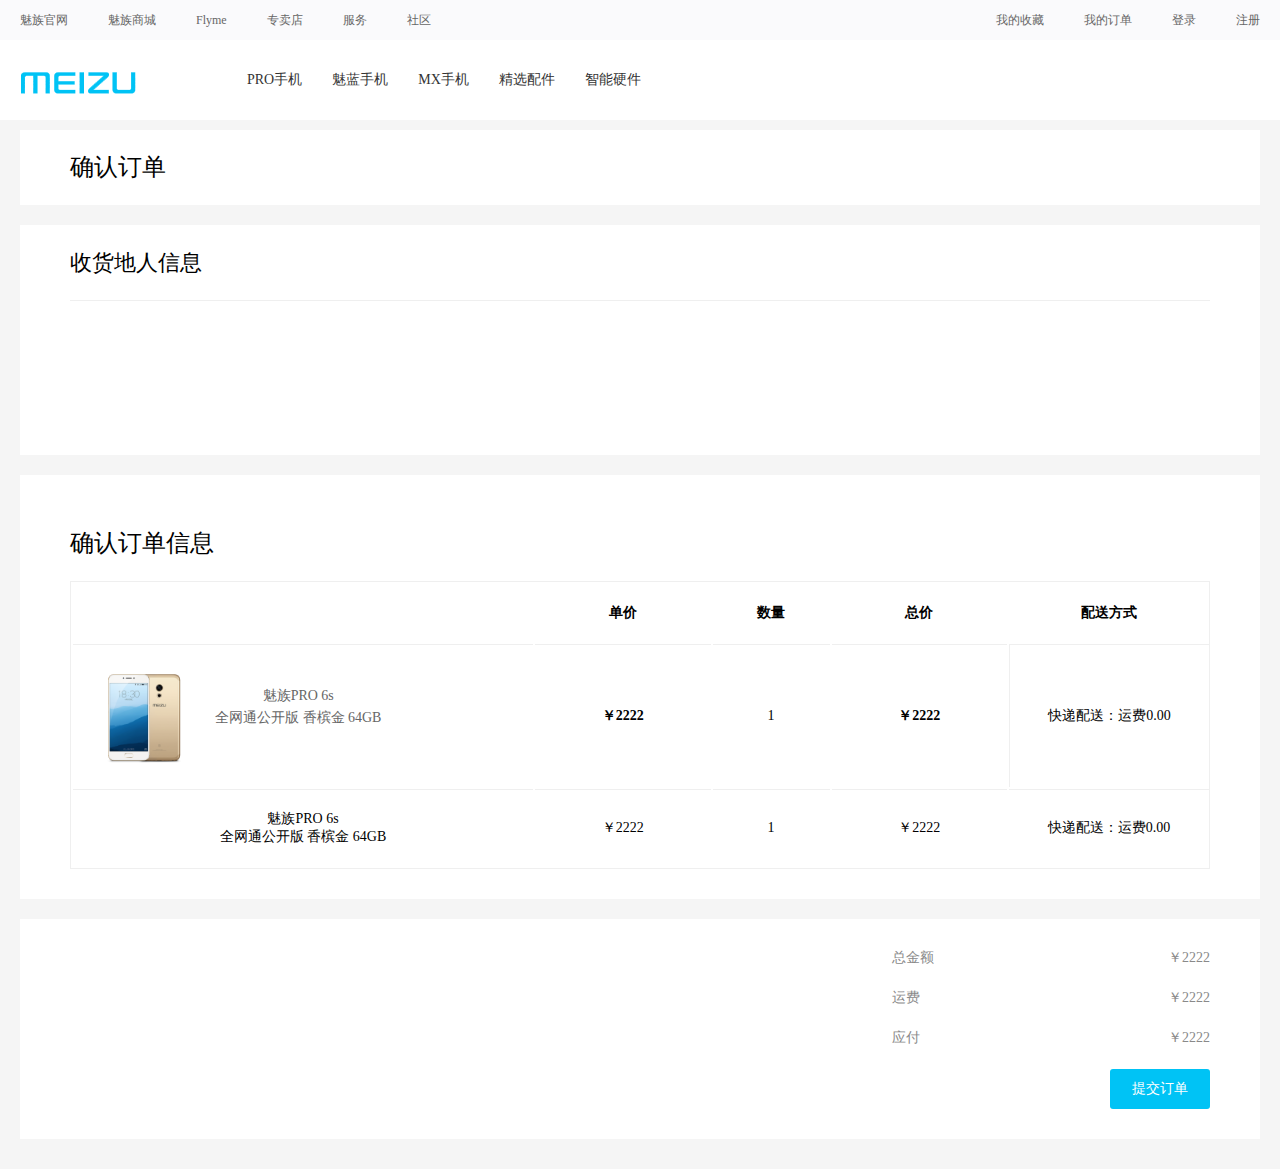
<file: orderadd.html>
<!DOCTYPE html>
<html>
<head>
    <title>订单确认 魅族商城</title>
    <meta charset="utf-8" />
    <link rel="icon" href="./img/icon.ico" type="image/x-icon">
    <link rel="stylesheet" href="./css/style.css" />
    <link rel="stylesheet" href="./css/orderadd.css" />
</head>
<body>
    <div class="header-top" name="top">
        <div class="model">
            <div class="header-top-left">
                <ul>
                    <li><a href="#">魅族官网</a></li>
                    <li><a href="#">魅族商城</a></li>
                    <li><a href="#">Flyme</a></li>
                    <li><a href="#">专卖店</a></li>
                    <li><a href="#">服务</a></li>
                    <li><a href="#">社区</a></li>
                </ul>
            </div>
            <div class="header-top-right">
                <ul>
                    <li><a href="#">我的收藏</a></li>
                    <li align="left"><a href="#">我的订单</a></li>
                    <li><a href="./login.html">登录</a></li>
                    <li><a href="./regist.html">注册</a></li>
                </ul>
            </div>
        </div>
    </div>
    <div class="header-nav">
        <div class="model">
            <div class="header-nav-logo">
                <a href="#"><img src="./img/logo.png" alt=""></a>
            </div>
            <div class="header-nav-list">
                <ul>
                    <li><a href="#">PRO手机</a>
                        <div class="header-nav-link">
                            <div class="model">
                                <ul class="nav-link-list" id="nav-link-list" >
                                    <li>
                                        <a href="#">
                                            <p><img src="./img/Cix_s1g-lYOAJzMqABY2I5awJck774_126x126.png" /></p>
                                            <p class="shop-name">魅族PRO 6plus</p>
                                            <p class="shop-price">￥2999</p>
                                        </a>
                                    </li>
                                    <li>
                                        <a href="#">
                                            <p><img src="./img/Cix_s1g-lYOAJzMqABY2I5awJck774_126x126.png" /></p>
                                            <p class="shop-name">魅族PRO 6plus</p>
                                            <p class="shop-price">￥2999</p>
                                        </a>
                                    </li>
                                    <li>
                                        <a href="#">
                                            <p><img src="./img/Cix_s1g-lYOAJzMqABY2I5awJck774_126x126.png" /></p>
                                            <p class="shop-name">魅族PRO 6plus</p>
                                            <p class="shop-price">￥2999</p>
                                        </a>
                                    </li>
                                    <li>
                                        <a href="#">
                                            <p><img src="./img/Cix_s1g-lYOAJzMqABY2I5awJck774_126x126.png" /></p>
                                            <p class="shop-name">魅族PRO 6plus</p>
                                            <p class="shop-price">￥2999</p>
                                        </a>
                                    </li>
                                </ul>
                            </div>
                        </div>
                    </li>
                    <li><a href="#">魅蓝手机</a>
                        <div class="header-nav-link">
                            <div class="model">
                                <ul class="nav-link-list" id="nav-link-list">
                                    <li>
                                        <a href="#">
                                            <p><img src="./img/Cix_s1g-lYOAJzMqABY2I5awJck774_126x126.png" /></p>
                                            <p class="shop-name">魅族PRO 6plus</p>
                                            <p class="shop-price">￥2999</p>
                                        </a>
                                    </li>
                                    <li>
                                        <a href="#">
                                            <p><img src="./img/Cix_s1g-lYOAJzMqABY2I5awJck774_126x126.png" /></p>
                                            <p class="shop-name">魅族PRO 6plus</p>
                                            <p class="shop-price">￥2999</p>
                                        </a>
                                    </li>
                                    <li>
                                        <a href="#">
                                            <p><img src="./img/Cix_s1g-lYOAJzMqABY2I5awJck774_126x126.png" /></p>
                                            <p class="shop-name">魅族PRO 6plus</p>
                                            <p class="shop-price">￥2999</p>
                                        </a>
                                    </li>
                                    <li>
                                        <a href="#">
                                            <p><img src="./img/Cix_s1g-lYOAJzMqABY2I5awJck774_126x126.png" /></p>
                                            <p class="shop-name">魅族PRO 6plus</p>
                                            <p class="shop-price">￥2999</p>
                                        </a>
                                    </li>
                                    <li>
                                        <a href="#">
                                            <p><img src="./img/Cix_s1g-lYOAJzMqABY2I5awJck774_126x126.png" /></p>
                                            <p class="shop-name">魅族PRO 6plus</p>
                                            <p class="shop-price">￥2999</p>
                                        </a>
                                    </li>
                                    <li>
                                        <a href="#">
                                            <p><img src="./img/Cix_s1g-lYOAJzMqABY2I5awJck774_126x126.png" /></p>
                                            <p class="shop-name">魅族PRO 6plus</p>
                                            <p class="shop-price">￥2999</p>
                                        </a>
                                    </li>
                                </ul>
                            </div>
                        </div>
                    </li> 
                    <li><a href="#">MX手机</a>
                        <div class="header-nav-link">
                            <div class="model">
                                <ul class="nav-link-list" id="nav-link-list">
                                    <li>
                                        <a href="#">
                                            <p><img src="./img/Cix_s1g-lYOAJzMqABY2I5awJck774_126x126.png" /></p>
                                            <p class="shop-name">魅族PRO 6plus</p>
                                            <p class="shop-price">￥2999</p>
                                        </a>
                                    </li>
                                    <li>
                                        <a href="#">
                                            <p><img src="./img/Cix_s1g-lYOAJzMqABY2I5awJck774_126x126.png" /></p>
                                            <p class="shop-name">魅族PRO 6plus</p>
                                            <p class="shop-price">￥2999</p>
                                        </a>
                                    </li>
                                    <li>
                                        <a href="#">
                                            <p><img src="./img/Cix_s1g-lYOAJzMqABY2I5awJck774_126x126.png" /></p>
                                            <p class="shop-name">魅族PRO 6plus</p>
                                            <p class="shop-price">￥2999</p>
                                        </a>
                                    </li>
                                </ul>
                            </div>
                        </div>
                    </li> 
                    <li><a href="#">精选配件</a>
                        <div class="header-nav-link">
                            <div class="model">
                                <ul class="nav-link-list" id="nav-link-list">
                                    <li>
                                        <a href="#">
                                            <p><img src="./img/Cix_s1g-lYOAJzMqABY2I5awJck774_126x126.png" /></p>
                                            <p class="shop-name">魅族PRO 6plus</p>
                                            <p class="shop-price">￥2999</p>
                                        </a>
                                    </li>
                                    <li>
                                        <a href="#">
                                            <p><img src="./img/Cix_s1g-lYOAJzMqABY2I5awJck774_126x126.png" /></p>
                                            <p class="shop-name">魅族PRO 6plus</p>
                                            <p class="shop-price">￥2999</p>
                                        </a>
                                    </li>
                                    <li>
                                        <a href="#">
                                            <p><img src="./img/Cix_s1g-lYOAJzMqABY2I5awJck774_126x126.png" /></p>
                                            <p class="shop-name">魅族PRO 6plus</p>
                                            <p class="shop-price">￥2999</p>
                                        </a>
                                    </li>
                                    <li>
                                        <a href="#">
                                            <p><img src="./img/Cix_s1g-lYOAJzMqABY2I5awJck774_126x126.png" /></p>
                                            <p class="shop-name">魅族PRO 6plus</p>
                                            <p class="shop-price">￥2999</p>
                                        </a>
                                    </li>
                                    <li>
                                        <a href="#">
                                            <p><img src="./img/Cix_s1g-lYOAJzMqABY2I5awJck774_126x126.png" /></p>
                                            <p class="shop-name">魅族PRO 6plus</p>
                                            <p class="shop-price">￥2999</p>
                                        </a>
                                    </li>
                                </ul>
                            </div>
                        </div>
                    </li> 
                    <li><a href="#">智能硬件</a>
                        <div class="header-nav-link">
                            <div class="model">
                                <ul class="nav-link-list" id="nav-link-list">
                                    <li>
                                        <a href="#">
                                            <p><img src="./img/Cix_s1g-lYOAJzMqABY2I5awJck774_126x126.png" /></p>
                                            <p class="shop-name">魅族PRO 6plus</p>
                                            <p class="shop-price">￥2999</p>
                                        </a>
                                    </li>
                                    <li>
                                        <a href="#">
                                            <p><img src="./img/Cix_s1g-lYOAJzMqABY2I5awJck774_126x126.png" /></p>
                                            <p class="shop-name">魅族PRO 6plus</p>
                                            <p class="shop-price">￥2999</p>
                                        </a>
                                    </li>
                                    <li>
                                        <a href="#">
                                            <p><img src="./img/Cix_s1g-lYOAJzMqABY2I5awJck774_126x126.png" /></p>
                                            <p class="shop-name">魅族PRO 6plus</p>
                                            <p class="shop-price">￥2999</p>
                                        </a>
                                    </li>
                                    <li>
                                        <a href="#">
                                            <p><img src="./img/Cix_s1g-lYOAJzMqABY2I5awJck774_126x126.png" /></p>
                                            <p class="shop-name">魅族PRO 6plus</p>
                                            <p class="shop-price">￥2999</p>
                                        </a>
                                    </li>
                                    <li>
                                        <a href="#">
                                            <p><img src="./img/Cix_s1g-lYOAJzMqABY2I5awJck774_126x126.png" /></p>
                                            <p class="shop-name">魅族PRO 6plus</p>
                                            <p class="shop-price">￥2999</p>
                                        </a>
                                    </li>
                                </ul>
                            </div>
                        </div>
                    </li> 
                </ul>
                <div class="white-bg"></div>
            </div>
            
        </div>
    </div>
    <div class='order'>
        <div class='model'>
            <div class='order-top'>
                <span>确认订单</span>
            </div>
            <div class='order-address'>
                <div class='order-address-title'>
                    <span>收货地人信息</span>
                </div>
                <div class='order-address-main'>
                    <!-- <div class='order-address-input'>
                        <span>收货人姓名</span>
                        <div>
                            <input type="radius" name="user" placeholder="">
                        </div>
                        <span>收货人手机号</span>
                        <div>
                            <input type="radius" name="user" placeholder="">
                        </div>
                    </div>
                    <div class='order-address-detail'>
                        <span>详细　地址</span>
                        <div>
                            <input type="radius" name="user" placeholder="">
                        </div>
                    </div> -->
                </div>
            </div>
            <div class='order-product'>
                <div class='order-product-title'>
                    <span>确认订单信息</span>
                </div>
                <div class='product-table'>
                    <table border=0 width='1140' >
                        <tr style=''>
                            <th width='460'></th>
                            <th>单价</th>
                            <th>数量</th>
                            <th>总价</th>
                            <th width='200'>配送方式</th>
                        </tr>
                        <tr align='center'>
                            <td>
                            <img src='./img/CnQOjVgaoE2AeO-qAA2BsUgqVWc879.png' width='102'>
                            <a>魅族PRO 6s<br>全网通公开版 香槟金 64GB</a></td>
                            <td><b>￥2222</b></td>
                            <td>1</td>
                            <td><b>￥2222</b></td>
                            <td style='border-left:1px solid #efefef'>快递配送：运费0.00</td>
                        </tr>
                        <tr align='center'>
                            <td>魅族PRO 6s<br>全网通公开版 香槟金 64GB</td>
                            <td>￥2222</td>
                            <td>1</td>
                            <td>￥2222</td>
                            <td>快递配送：运费0.00</td>
                        </tr>
                    </table>
                </div>
            </div>
            <div class='order-submit'>
                <div class='order-submit-content'>
                    <div class='content-line'>
                        <span class='fleft'>总金额</span>
                        <span class='fright'>￥2222</span>
                    </div>
                    <div class='content-line'>
                        <span class='fleft'>运费</span>
                        <span class='fright'>￥2222</span>
                    </div>
                    <div class='content-line'>
                        <span class='fleft'>应付</span>
                        <span class='fright'>￥2222</span>
                    </div>
                    <a href='' class='fright'>提交订单</a>
                </div>
            </div>
        </div>
    </div>
</body>
</html>
</file>
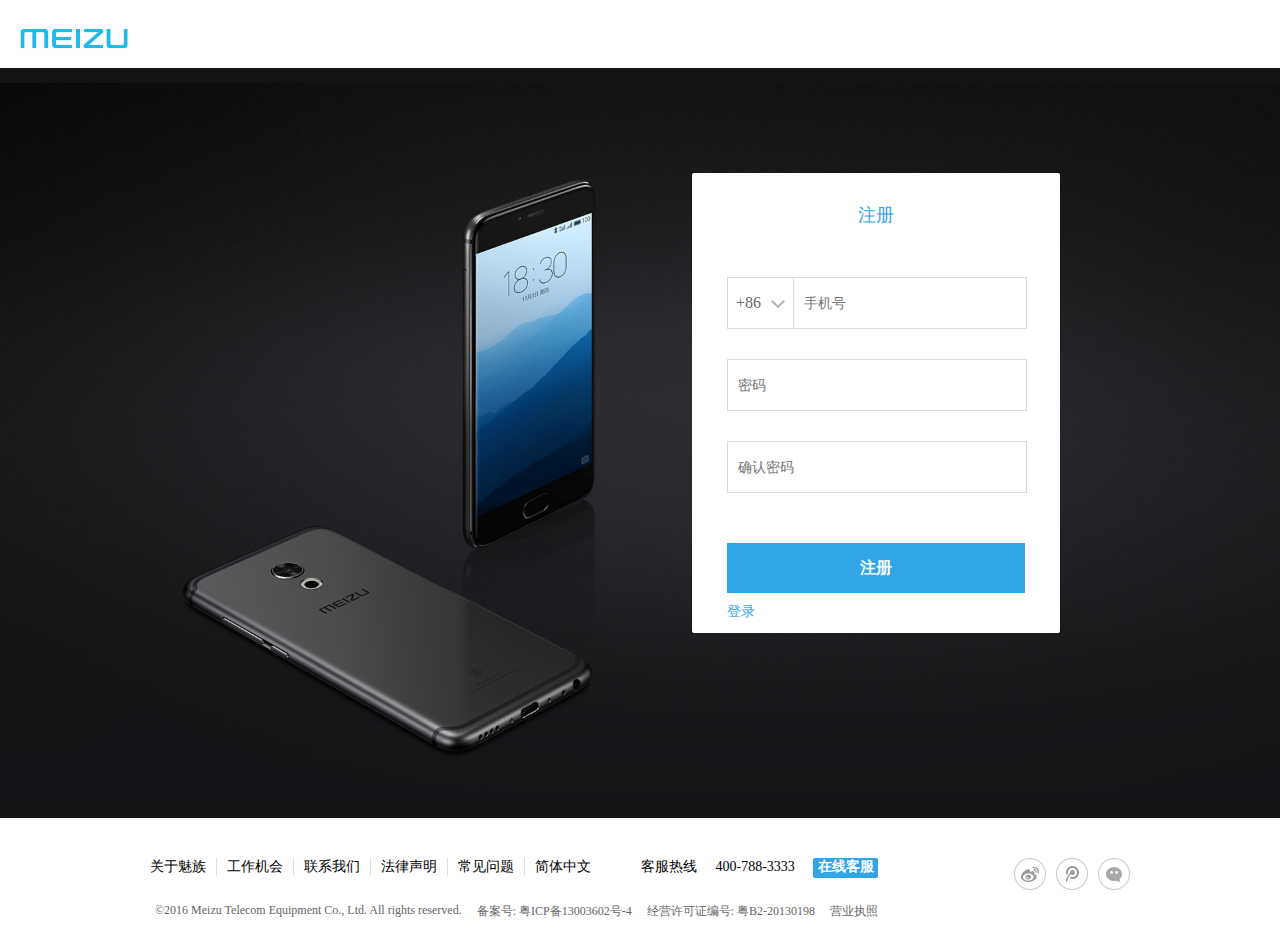
<file: regist.html>
<!DOCTYPE html>
<html>
<head>
    <title>Flyme帐号 - 注册</title>
    <meta chatset='ustf-8'>
    <link rel="icon" href="./img/icon.ico" type="image/x-icon">
    <link rel="stylesheet" href="./css/regist.css" >
</head>
<body>
    <div class="header">
        <div class="model">
            <a href=""><i class="logo"></i></a>
        </div>
    </div>
    <div class="main">
        <div class="bg"></div>
        <form action="" method="post" class="main-form">
            <div class="login-type">
                <a href="javascript:void(0)">注册</a>
            </div>
            <div class="main-input">
                <span class="qvhao">+86<i></i></span>
                <input type="text" name="" placeholder="手机号">
            </div>
            <div class="main-input">
                <input type="text" name="" placeholder="密码">
            </div>
            <div class="main-input">
                <input type="text" name="" placeholder="确认密码">
            </div>
            <!-- <div class="main-input">
                <input type="text" name="" maxlength="6" placeholder="确认密码" />
                <span class="splice"></span>
                <span class="yzm">获取验证码</span>
            </div> -->
            
            <div class="sub"><input type='submit' value="注册"></div>
            <a href="login.html">登录</a>
            
        </form>
    </div>
    <div class="footer">
        <div class="model">
            <div class="foot-pad">
                <div class="foot-link">
                    <a href="">关于魅族</a>
                    <a href="">工作机会</a>
                    <a href="">联系我们</a>
                    <a href="">法律声明</a>
                    <a href="">常见问题</a>
                    <a href="">简体中文</a>
                </div>
                <div class="tel">
                    <span>客服热线</span>
                    <span>400-788-3333</span>
                    <a href="#">在线客服</a>
                </div>
                <div class="link2">
                    <a href=""></a>
                    <a href=""></a>
                    <a href=""></a>
                </div>
                <p>©2016 Meizu Telecom Equipment Co., Ltd. All rights reserved.</p>
                <p><a href="">备案号: 粤ICP备13003602号-4</a></p>
                <p><a href="">经营许可证编号: 粤B2-20130198</a></p>
                <p><a href="">营业执照</a></p>
            </div>
        </div>
    </div>
</body>
</html>
</file>
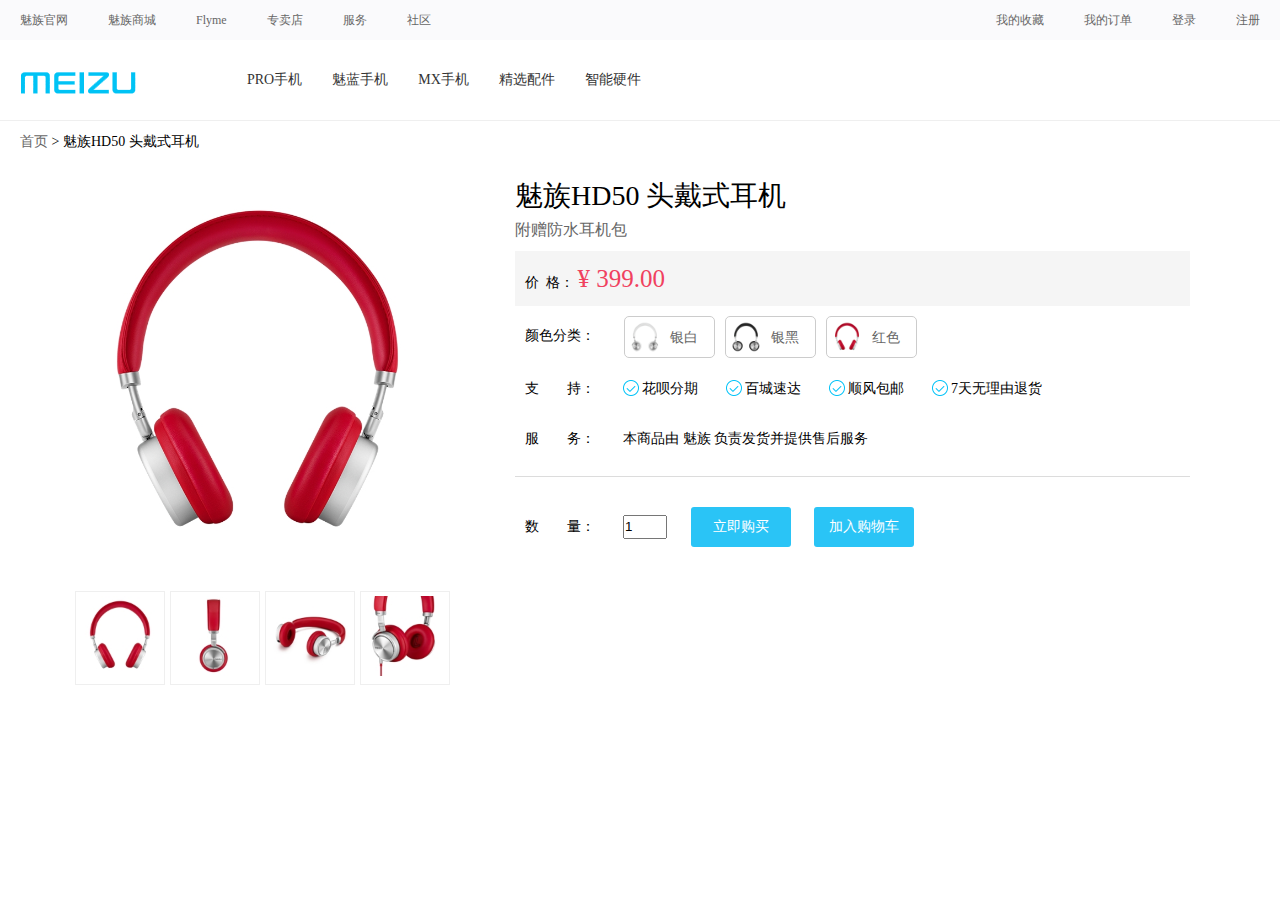
<file: shanpin.html>
<!DOCTYPE html>
<html>
<head>
    <title>商品详情</title>
    <meta charset="utf-8" />
    <link rel="icon" href="./img/icon.ico" type="image/x-icon">
    <link rel="stylesheet" href="./css/style.css" />
    <link rel="stylesheet" href="./css/shanpin.css" />
</head>
<body>
    <div class="header-top" name="top">
        <div class="model">
            <div class="header-top-left">
                <ul>
                    <li><a href="#">魅族官网</a></li>
                    <li><a href="#">魅族商城</a></li>
                    <li><a href="#">Flyme</a></li>
                    <li><a href="#">专卖店</a></li>
                    <li><a href="#">服务</a></li>
                    <li><a href="#">社区</a></li>
                </ul>
            </div>
            <div class="header-top-right">
                <ul>
                    <li><a href="#">我的收藏</a></li>
                    <li align="left"><a href="#">我的订单</a></li>
                    <li><a href="./login.html">登录</a></li>
                    <li><a href="./regist.html">注册</a></li>
                </ul>
            </div>
        </div>
    </div>
    <div class="header-nav">
        <div class="model">
            <div class="header-nav-logo">
                <a href="#"><img src="./img/logo.png" alt=""></a>
            </div>
            <div class="header-nav-list">
                <ul>
                    <li><a href="#">PRO手机</a>
                        <div class="header-nav-link">
                            <div class="model">
                                <ul class="nav-link-list" id="nav-link-list" >
                                    <li>
                                        <a href="#">
                                            <p><img src="./img/Cix_s1g-lYOAJzMqABY2I5awJck774_126x126.png" /></p>
                                            <p class="shop-name">魅族PRO 6plus</p>
                                            <p class="shop-price">￥2999</p>
                                        </a>
                                    </li>
                                    <li>
                                        <a href="#">
                                            <p><img src="./img/Cix_s1g-lYOAJzMqABY2I5awJck774_126x126.png" /></p>
                                            <p class="shop-name">魅族PRO 6plus</p>
                                            <p class="shop-price">￥2999</p>
                                        </a>
                                    </li>
                                    <li>
                                        <a href="#">
                                            <p><img src="./img/Cix_s1g-lYOAJzMqABY2I5awJck774_126x126.png" /></p>
                                            <p class="shop-name">魅族PRO 6plus</p>
                                            <p class="shop-price">￥2999</p>
                                        </a>
                                    </li>
                                    <li>
                                        <a href="#">
                                            <p><img src="./img/Cix_s1g-lYOAJzMqABY2I5awJck774_126x126.png" /></p>
                                            <p class="shop-name">魅族PRO 6plus</p>
                                            <p class="shop-price">￥2999</p>
                                        </a>
                                    </li>
                                </ul>
                            </div>
                        </div>
                    </li>
                    <li><a href="#">魅蓝手机</a>
                        <div class="header-nav-link">
                            <div class="model">
                                <ul class="nav-link-list" id="nav-link-list">
                                    <li>
                                        <a href="#">
                                            <p><img src="./img/Cix_s1g-lYOAJzMqABY2I5awJck774_126x126.png" /></p>
                                            <p class="shop-name">魅族PRO 6plus</p>
                                            <p class="shop-price">￥2999</p>
                                        </a>
                                    </li>
                                    <li>
                                        <a href="#">
                                            <p><img src="./img/Cix_s1g-lYOAJzMqABY2I5awJck774_126x126.png" /></p>
                                            <p class="shop-name">魅族PRO 6plus</p>
                                            <p class="shop-price">￥2999</p>
                                        </a>
                                    </li>
                                    <li>
                                        <a href="#">
                                            <p><img src="./img/Cix_s1g-lYOAJzMqABY2I5awJck774_126x126.png" /></p>
                                            <p class="shop-name">魅族PRO 6plus</p>
                                            <p class="shop-price">￥2999</p>
                                        </a>
                                    </li>
                                    <li>
                                        <a href="#">
                                            <p><img src="./img/Cix_s1g-lYOAJzMqABY2I5awJck774_126x126.png" /></p>
                                            <p class="shop-name">魅族PRO 6plus</p>
                                            <p class="shop-price">￥2999</p>
                                        </a>
                                    </li>
                                    <li>
                                        <a href="#">
                                            <p><img src="./img/Cix_s1g-lYOAJzMqABY2I5awJck774_126x126.png" /></p>
                                            <p class="shop-name">魅族PRO 6plus</p>
                                            <p class="shop-price">￥2999</p>
                                        </a>
                                    </li>
                                    <li>
                                        <a href="#">
                                            <p><img src="./img/Cix_s1g-lYOAJzMqABY2I5awJck774_126x126.png" /></p>
                                            <p class="shop-name">魅族PRO 6plus</p>
                                            <p class="shop-price">￥2999</p>
                                        </a>
                                    </li>
                                </ul>
                            </div>
                        </div>
                    </li> 
                    <li><a href="#">MX手机</a>
                        <div class="header-nav-link">
                            <div class="model">
                                <ul class="nav-link-list" id="nav-link-list">
                                    <li>
                                        <a href="#">
                                            <p><img src="./img/Cix_s1g-lYOAJzMqABY2I5awJck774_126x126.png" /></p>
                                            <p class="shop-name">魅族PRO 6plus</p>
                                            <p class="shop-price">￥2999</p>
                                        </a>
                                    </li>
                                    <li>
                                        <a href="#">
                                            <p><img src="./img/Cix_s1g-lYOAJzMqABY2I5awJck774_126x126.png" /></p>
                                            <p class="shop-name">魅族PRO 6plus</p>
                                            <p class="shop-price">￥2999</p>
                                        </a>
                                    </li>
                                    <li>
                                        <a href="#">
                                            <p><img src="./img/Cix_s1g-lYOAJzMqABY2I5awJck774_126x126.png" /></p>
                                            <p class="shop-name">魅族PRO 6plus</p>
                                            <p class="shop-price">￥2999</p>
                                        </a>
                                    </li>
                                </ul>
                            </div>
                        </div>
                    </li> 
                    <li><a href="#">精选配件</a>
                        <div class="header-nav-link">
                            <div class="model">
                                <ul class="nav-link-list" id="nav-link-list">
                                    <li>
                                        <a href="#">
                                            <p><img src="./img/Cix_s1g-lYOAJzMqABY2I5awJck774_126x126.png" /></p>
                                            <p class="shop-name">魅族PRO 6plus</p>
                                            <p class="shop-price">￥2999</p>
                                        </a>
                                    </li>
                                    <li>
                                        <a href="#">
                                            <p><img src="./img/Cix_s1g-lYOAJzMqABY2I5awJck774_126x126.png" /></p>
                                            <p class="shop-name">魅族PRO 6plus</p>
                                            <p class="shop-price">￥2999</p>
                                        </a>
                                    </li>
                                    <li>
                                        <a href="#">
                                            <p><img src="./img/Cix_s1g-lYOAJzMqABY2I5awJck774_126x126.png" /></p>
                                            <p class="shop-name">魅族PRO 6plus</p>
                                            <p class="shop-price">￥2999</p>
                                        </a>
                                    </li>
                                    <li>
                                        <a href="#">
                                            <p><img src="./img/Cix_s1g-lYOAJzMqABY2I5awJck774_126x126.png" /></p>
                                            <p class="shop-name">魅族PRO 6plus</p>
                                            <p class="shop-price">￥2999</p>
                                        </a>
                                    </li>
                                    <li>
                                        <a href="#">
                                            <p><img src="./img/Cix_s1g-lYOAJzMqABY2I5awJck774_126x126.png" /></p>
                                            <p class="shop-name">魅族PRO 6plus</p>
                                            <p class="shop-price">￥2999</p>
                                        </a>
                                    </li>
                                </ul>
                            </div>
                        </div>
                    </li> 
                    <li><a href="#">智能硬件</a>
                        <div class="header-nav-link">
                            <div class="model">
                                <ul class="nav-link-list" id="nav-link-list">
                                    <li>
                                        <a href="#">
                                            <p><img src="./img/Cix_s1g-lYOAJzMqABY2I5awJck774_126x126.png" /></p>
                                            <p class="shop-name">魅族PRO 6plus</p>
                                            <p class="shop-price">￥2999</p>
                                        </a>
                                    </li>
                                    <li>
                                        <a href="#">
                                            <p><img src="./img/Cix_s1g-lYOAJzMqABY2I5awJck774_126x126.png" /></p>
                                            <p class="shop-name">魅族PRO 6plus</p>
                                            <p class="shop-price">￥2999</p>
                                        </a>
                                    </li>
                                    <li>
                                        <a href="#">
                                            <p><img src="./img/Cix_s1g-lYOAJzMqABY2I5awJck774_126x126.png" /></p>
                                            <p class="shop-name">魅族PRO 6plus</p>
                                            <p class="shop-price">￥2999</p>
                                        </a>
                                    </li>
                                    <li>
                                        <a href="#">
                                            <p><img src="./img/Cix_s1g-lYOAJzMqABY2I5awJck774_126x126.png" /></p>
                                            <p class="shop-name">魅族PRO 6plus</p>
                                            <p class="shop-price">￥2999</p>
                                        </a>
                                    </li>
                                    <li>
                                        <a href="#">
                                            <p><img src="./img/Cix_s1g-lYOAJzMqABY2I5awJck774_126x126.png" /></p>
                                            <p class="shop-name">魅族PRO 6plus</p>
                                            <p class="shop-price">￥2999</p>
                                        </a>
                                    </li>
                                </ul>
                            </div>
                        </div>
                    </li> 
                </ul>
                <div class="white-bg"></div>
            </div>
            
        </div>
    </div>
    <div class="container">
        <div class='model'>
            <div class='crumbs'>
                <a href='index.html'>首页</a>
                <span>&gt;</span>
                <a href='index.html'>魅族HD50 头戴式耳机</a>
            </div>
            <div class='row'>
                <div class='row-left'>
                    <img src='./img/shanpin/1453355333-13100.png@680x680.jpg' height='375px' width='375px'>
                    <div class='row-thumb'>
                        <a href=''><img src='./img/shanpin/1453355333-13100.png@120x120.jpg' width='80px' height='80px' ></a>
                        <a href=''><img src='./img/shanpin/1453355602-31222.png@120x120.jpg' width='80px' height='80px' ></a>
                        <a href=''><img src='./img/shanpin/1453355671-16568.png@120x120.jpg' width='80px' height='80px' ></a>
                        <a href=''><img src='./img/shanpin/1453355697-92522.png@120x120.jpg' width='80px' height='80px' ></a>
                    </div>
                </div>
                <form action='1.php' method='post'>
                    <input type='hidden' value='1' name='id'>
                    <div class='row-right'>
                        <h1>魅族HD50 头戴式耳机</h1>
                        <p>附赠防水耳机包</p>
                        <div class='price'>
                            <span>价&nbsp;&nbsp;格：</span>
                            <span>¥ 399.00</span>
                        </div>
                        <ul class='select-color'>
                            <li>颜色分类：</li>
                            <li><a href=''><img src='./img/shanpin/1449644140-40273.png@80x80.png' width='32' height='32'><span>银白</span></a></li>
                            <li><a href=''><img src='./img/shanpin/1449644448-10238.png@80x80.png' width='32' height='32'><span>银黑</span></a></li><li><a href=''><img src='./img/shanpin/1453355333-13100.png@80x80.png' width='32' height='32'><span>红色</span></a></li>
                        </ul>
                        <ul class='row-property'>
                            <li style='margin-left:10px;'>支　　持：</li>
                            <li><i></i>花呗分期</li>
                            <li><i></i>百城速达</li>
                            <li><i></i>顺风包邮</li>
                            <li><i></i>7天无理由退货</li>
                        </ul>
                        <ul class='row-property' style='border-bottom:1px solid #dcdcdc'>
                            <li style='margin-left:10px;'>服　　务：</li>
                            <li>本商品由 魅族 负责发货并提供售后服务</li>
                        </ul>
                        <div class='row-buy'>
                            数　　量：<input type='number' name='num' max='9' min='1'  value='1' oninput="if(value.length>1)value=value.slice(0,1)">
                            <a><button>立即购买</button></a>
                            <a href=''>加入购物车</a>
                        </div>
                    </div>
                </form>
            </div>
        </div>
    </div>
</body>
</html>
</file>
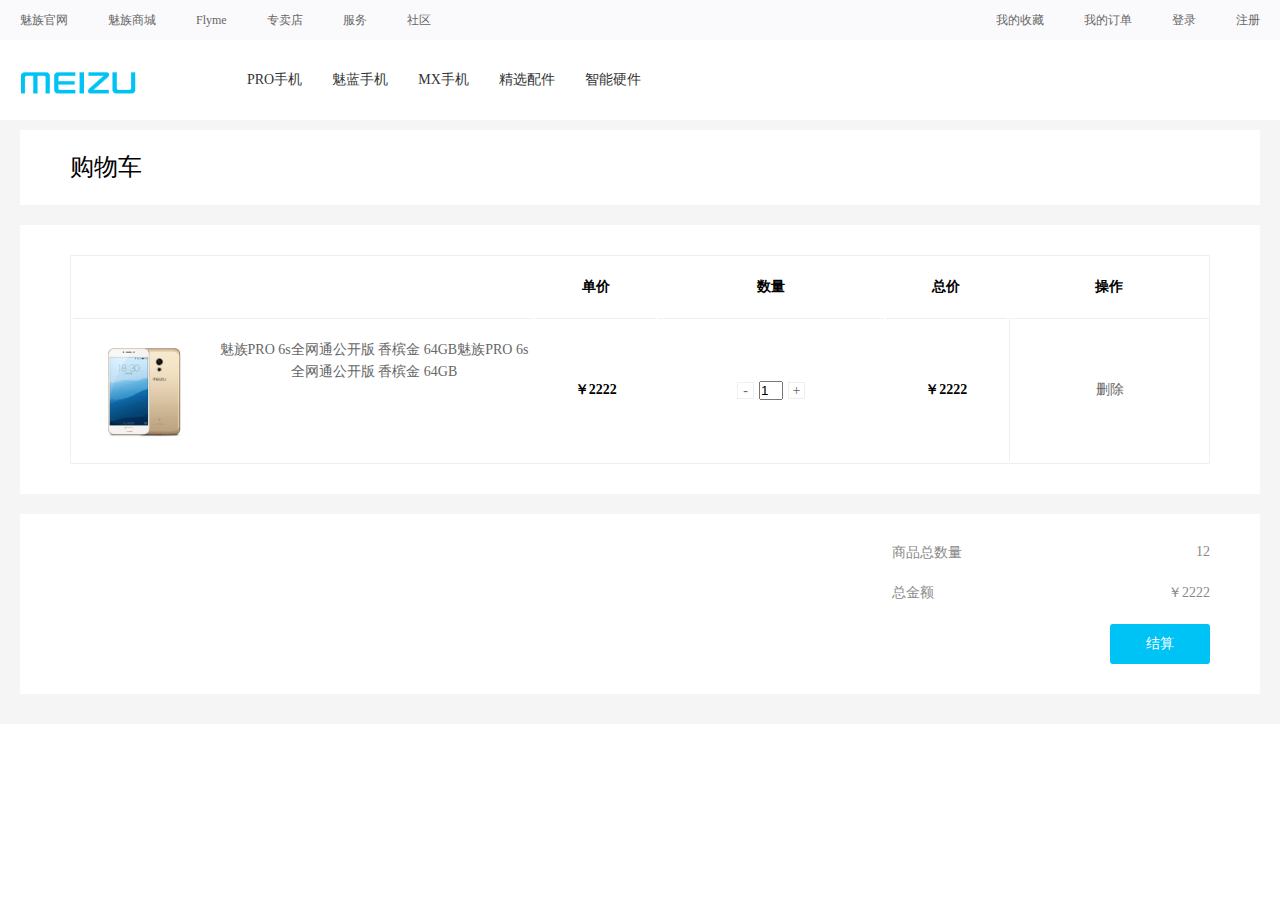
<file: shopcar.html>
<!DOCTYPE html>
<html>
<head>
    <title>订单确认 魅族商城</title>
    <meta charset="utf-8" />
    <link rel="icon" href="./img/icon.ico" type="image/x-icon">
    <link rel="stylesheet" href="./css/style.css" />
    <link rel="stylesheet" href="./css/shopcar.css" />
</head>
<body>
    <div class="header-top" name="top">
        <div class="model">
            <div class="header-top-left">
                <ul>
                    <li><a href="#">魅族官网</a></li>
                    <li><a href="#">魅族商城</a></li>
                    <li><a href="#">Flyme</a></li>
                    <li><a href="#">专卖店</a></li>
                    <li><a href="#">服务</a></li>
                    <li><a href="#">社区</a></li>
                </ul>
            </div>
            <div class="header-top-right">
                <ul>
                    <li><a href="#">我的收藏</a></li>
                    <li align="left"><a href="#">我的订单</a></li>
                    <li><a href="./login.html">登录</a></li>
                    <li><a href="./regist.html">注册</a></li>
                </ul>
            </div>
        </div>
    </div>
    <div class="header-nav">
        <div class="model">
            <div class="header-nav-logo">
                <a href="#"><img src="./img/logo.png" alt=""></a>
            </div>
            <div class="header-nav-list">
                <ul>
                    <li><a href="#">PRO手机</a>
                        <div class="header-nav-link">
                            <div class="model">
                                <ul class="nav-link-list" id="nav-link-list" >
                                    <li>
                                        <a href="#">
                                            <p><img src="./img/Cix_s1g-lYOAJzMqABY2I5awJck774_126x126.png" /></p>
                                            <p class="shop-name">魅族PRO 6plus</p>
                                            <p class="shop-price">￥2999</p>
                                        </a>
                                    </li>
                                    <li>
                                        <a href="#">
                                            <p><img src="./img/Cix_s1g-lYOAJzMqABY2I5awJck774_126x126.png" /></p>
                                            <p class="shop-name">魅族PRO 6plus</p>
                                            <p class="shop-price">￥2999</p>
                                        </a>
                                    </li>
                                    <li>
                                        <a href="#">
                                            <p><img src="./img/Cix_s1g-lYOAJzMqABY2I5awJck774_126x126.png" /></p>
                                            <p class="shop-name">魅族PRO 6plus</p>
                                            <p class="shop-price">￥2999</p>
                                        </a>
                                    </li>
                                    <li>
                                        <a href="#">
                                            <p><img src="./img/Cix_s1g-lYOAJzMqABY2I5awJck774_126x126.png" /></p>
                                            <p class="shop-name">魅族PRO 6plus</p>
                                            <p class="shop-price">￥2999</p>
                                        </a>
                                    </li>
                                </ul>
                            </div>
                        </div>
                    </li>
                    <li><a href="#">魅蓝手机</a>
                        <div class="header-nav-link">
                            <div class="model">
                                <ul class="nav-link-list" id="nav-link-list">
                                    <li>
                                        <a href="#">
                                            <p><img src="./img/Cix_s1g-lYOAJzMqABY2I5awJck774_126x126.png" /></p>
                                            <p class="shop-name">魅族PRO 6plus</p>
                                            <p class="shop-price">￥2999</p>
                                        </a>
                                    </li>
                                    <li>
                                        <a href="#">
                                            <p><img src="./img/Cix_s1g-lYOAJzMqABY2I5awJck774_126x126.png" /></p>
                                            <p class="shop-name">魅族PRO 6plus</p>
                                            <p class="shop-price">￥2999</p>
                                        </a>
                                    </li>
                                    <li>
                                        <a href="#">
                                            <p><img src="./img/Cix_s1g-lYOAJzMqABY2I5awJck774_126x126.png" /></p>
                                            <p class="shop-name">魅族PRO 6plus</p>
                                            <p class="shop-price">￥2999</p>
                                        </a>
                                    </li>
                                    <li>
                                        <a href="#">
                                            <p><img src="./img/Cix_s1g-lYOAJzMqABY2I5awJck774_126x126.png" /></p>
                                            <p class="shop-name">魅族PRO 6plus</p>
                                            <p class="shop-price">￥2999</p>
                                        </a>
                                    </li>
                                    <li>
                                        <a href="#">
                                            <p><img src="./img/Cix_s1g-lYOAJzMqABY2I5awJck774_126x126.png" /></p>
                                            <p class="shop-name">魅族PRO 6plus</p>
                                            <p class="shop-price">￥2999</p>
                                        </a>
                                    </li>
                                    <li>
                                        <a href="#">
                                            <p><img src="./img/Cix_s1g-lYOAJzMqABY2I5awJck774_126x126.png" /></p>
                                            <p class="shop-name">魅族PRO 6plus</p>
                                            <p class="shop-price">￥2999</p>
                                        </a>
                                    </li>
                                </ul>
                            </div>
                        </div>
                    </li> 
                    <li><a href="#">MX手机</a>
                        <div class="header-nav-link">
                            <div class="model">
                                <ul class="nav-link-list" id="nav-link-list">
                                    <li>
                                        <a href="#">
                                            <p><img src="./img/Cix_s1g-lYOAJzMqABY2I5awJck774_126x126.png" /></p>
                                            <p class="shop-name">魅族PRO 6plus</p>
                                            <p class="shop-price">￥2999</p>
                                        </a>
                                    </li>
                                    <li>
                                        <a href="#">
                                            <p><img src="./img/Cix_s1g-lYOAJzMqABY2I5awJck774_126x126.png" /></p>
                                            <p class="shop-name">魅族PRO 6plus</p>
                                            <p class="shop-price">￥2999</p>
                                        </a>
                                    </li>
                                    <li>
                                        <a href="#">
                                            <p><img src="./img/Cix_s1g-lYOAJzMqABY2I5awJck774_126x126.png" /></p>
                                            <p class="shop-name">魅族PRO 6plus</p>
                                            <p class="shop-price">￥2999</p>
                                        </a>
                                    </li>
                                </ul>
                            </div>
                        </div>
                    </li> 
                    <li><a href="#">精选配件</a>
                        <div class="header-nav-link">
                            <div class="model">
                                <ul class="nav-link-list" id="nav-link-list">
                                    <li>
                                        <a href="#">
                                            <p><img src="./img/Cix_s1g-lYOAJzMqABY2I5awJck774_126x126.png" /></p>
                                            <p class="shop-name">魅族PRO 6plus</p>
                                            <p class="shop-price">￥2999</p>
                                        </a>
                                    </li>
                                    <li>
                                        <a href="#">
                                            <p><img src="./img/Cix_s1g-lYOAJzMqABY2I5awJck774_126x126.png" /></p>
                                            <p class="shop-name">魅族PRO 6plus</p>
                                            <p class="shop-price">￥2999</p>
                                        </a>
                                    </li>
                                    <li>
                                        <a href="#">
                                            <p><img src="./img/Cix_s1g-lYOAJzMqABY2I5awJck774_126x126.png" /></p>
                                            <p class="shop-name">魅族PRO 6plus</p>
                                            <p class="shop-price">￥2999</p>
                                        </a>
                                    </li>
                                    <li>
                                        <a href="#">
                                            <p><img src="./img/Cix_s1g-lYOAJzMqABY2I5awJck774_126x126.png" /></p>
                                            <p class="shop-name">魅族PRO 6plus</p>
                                            <p class="shop-price">￥2999</p>
                                        </a>
                                    </li>
                                    <li>
                                        <a href="#">
                                            <p><img src="./img/Cix_s1g-lYOAJzMqABY2I5awJck774_126x126.png" /></p>
                                            <p class="shop-name">魅族PRO 6plus</p>
                                            <p class="shop-price">￥2999</p>
                                        </a>
                                    </li>
                                </ul>
                            </div>
                        </div>
                    </li> 
                    <li><a href="#">智能硬件</a>
                        <div class="header-nav-link">
                            <div class="model">
                                <ul class="nav-link-list" id="nav-link-list">
                                    <li>
                                        <a href="#">
                                            <p><img src="./img/Cix_s1g-lYOAJzMqABY2I5awJck774_126x126.png" /></p>
                                            <p class="shop-name">魅族PRO 6plus</p>
                                            <p class="shop-price">￥2999</p>
                                        </a>
                                    </li>
                                    <li>
                                        <a href="#">
                                            <p><img src="./img/Cix_s1g-lYOAJzMqABY2I5awJck774_126x126.png" /></p>
                                            <p class="shop-name">魅族PRO 6plus</p>
                                            <p class="shop-price">￥2999</p>
                                        </a>
                                    </li>
                                    <li>
                                        <a href="#">
                                            <p><img src="./img/Cix_s1g-lYOAJzMqABY2I5awJck774_126x126.png" /></p>
                                            <p class="shop-name">魅族PRO 6plus</p>
                                            <p class="shop-price">￥2999</p>
                                        </a>
                                    </li>
                                    <li>
                                        <a href="#">
                                            <p><img src="./img/Cix_s1g-lYOAJzMqABY2I5awJck774_126x126.png" /></p>
                                            <p class="shop-name">魅族PRO 6plus</p>
                                            <p class="shop-price">￥2999</p>
                                        </a>
                                    </li>
                                    <li>
                                        <a href="#">
                                            <p><img src="./img/Cix_s1g-lYOAJzMqABY2I5awJck774_126x126.png" /></p>
                                            <p class="shop-name">魅族PRO 6plus</p>
                                            <p class="shop-price">￥2999</p>
                                        </a>
                                    </li>
                                </ul>
                            </div>
                        </div>
                    </li> 
                </ul>
                <div class="white-bg"></div>
            </div>
            
        </div>
    </div>
    <div class='order'>
        <div class='model'>
            <div class='order-top'>
                <span>购物车</span>
            </div>
            <div class='order-product'>
                <div class='product-table'>
                    <table border=0 width='1140' >
                        <tr style=''>
                            <th width='460'></th>
                            <th>单价</th>
                            <th>数量</th>
                            <th>总价</th>
                            <th width='200'>操作</th>
                        </tr>
                        <tr align='center'>
                            <td>
                            <img src='./img/CnQOjVgaoE2AeO-qAA2BsUgqVWc879.png' width='102'>
                            <a style='overflow:hidden'>魅族PRO 6s全网通公开版 香槟金 64GB魅族PRO 6s全网通公开版 香槟金 64GB</a></td>
                            <td><b>￥2222</b></td>
                            <td class='num'><a href=''>-</a><input type='text' value='1'><a href=''>+</a></td>
                            <td><b>￥2222</b></td>
                            <td style='border-left:1px solid #efefef;text-align:center'><a href=''>删除</a></td>
                        </tr>
                    </table>
                </div>
            </div>
            <div class='order-submit'>
                <div class='order-submit-content'>
                    <div class='content-line'>
                        <span class='fleft'>商品总数量</span>
                        <span class='fright'>12</span>
                    </div>
                    <div class='content-line'>
                        <span class='fleft'>总金额</span>
                        <span class='fright'>￥2222</span>
                    </div>
                    <a href='' class='fright'>结算</a>
                </div>
            </div>
        </div>
    </div>
</body>
</html>
</file>
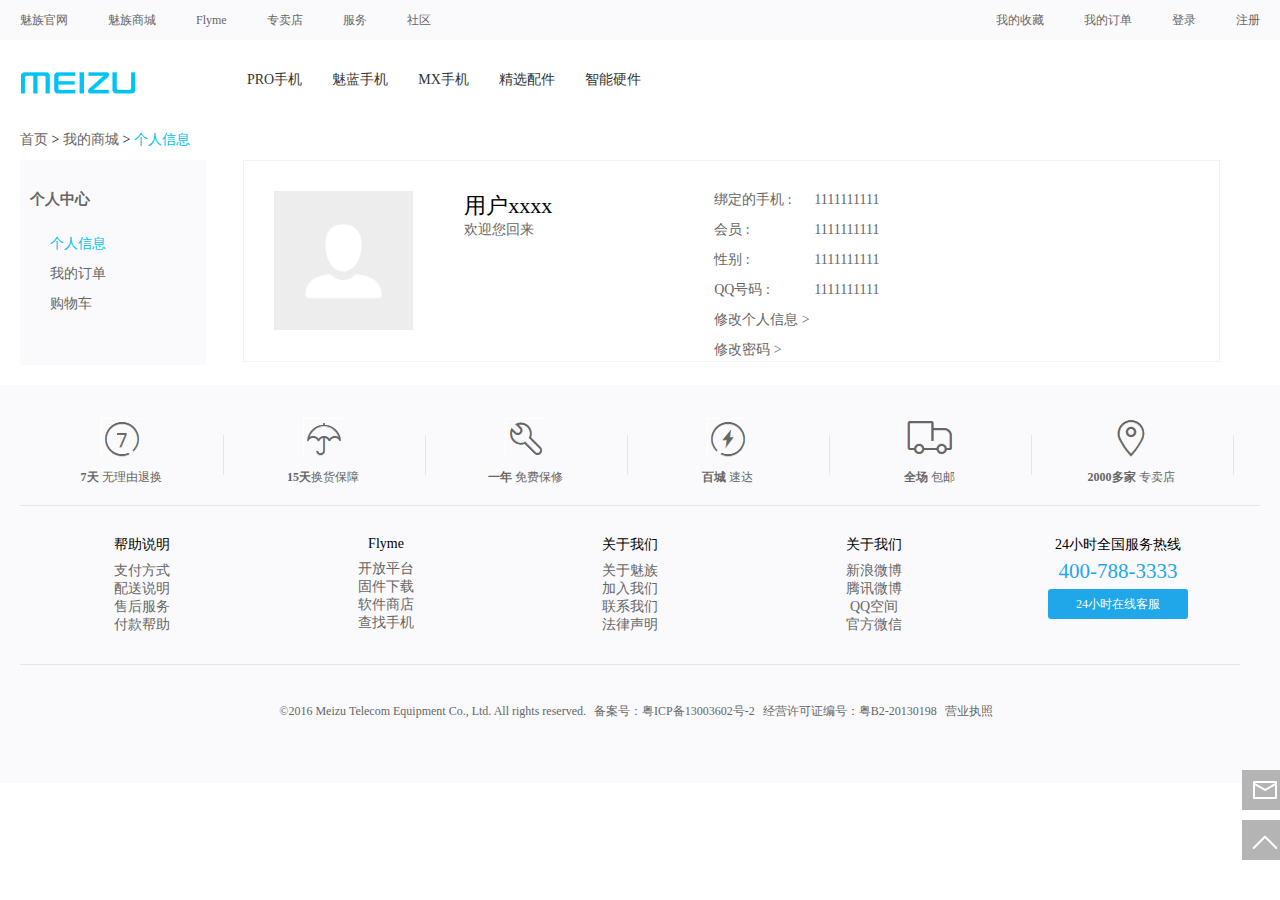
<file: zhongxin.html>
<!doctype html>
<html>
<head>
    <title>个人中心</title>
    <meta charset="utf-8" />
    <link rel="icon" href="./img/icon.ico" type="image/x-icon">
    <link rel="stylesheet" href="./css/style.css" />
    <link rel="stylesheet" href="./css/zhongxin.css" />
</head>
<body>
    <div id='zhezhao'></div>
    <div class="header-top" name="top">
        <div class="model">
            <div class="header-top-left">
                <ul>
                    <li><a href="#">魅族官网</a></li>
                    <li><a href="#">魅族商城</a></li>
                    <li><a href="#">Flyme</a></li>
                    <li><a href="#">专卖店</a></li>
                    <li><a href="#">服务</a></li>
                    <li><a href="#">社区</a></li>
                </ul>
            </div>
            <div class="header-top-right">
                <ul>
                    <li><a href="#">我的收藏</a></li>
                    <li align="left"><a href="#">我的订单</a></li>
                    <li><a href="./login.html">登录</a></li>
                    <li><a href="./regist.html">注册</a></li>
                </ul>
            </div>
        </div>
    </div>
    <div class="header-nav">
        <div class="model">
            <div class="header-nav-logo">
                <a href="#"><img src="./img/logo.png" alt=""></a>
            </div>
            <div class="header-nav-list">
                <ul>
                    <li><a href="#">PRO手机</a>
                        <div class="header-nav-link">
                            <div class="model">
                                <ul class="nav-link-list" id="nav-link-list" >
                                    <li>
                                        <a href="#">
                                            <p><img src="./img/Cix_s1g-lYOAJzMqABY2I5awJck774_126x126.png" /></p>
                                            <p class="shop-name">魅族PRO 6plus</p>
                                            <p class="shop-price">￥2999</p>
                                        </a>
                                    </li>
                                    <li>
                                        <a href="#">
                                            <p><img src="./img/Cix_s1g-lYOAJzMqABY2I5awJck774_126x126.png" /></p>
                                            <p class="shop-name">魅族PRO 6plus</p>
                                            <p class="shop-price">￥2999</p>
                                        </a>
                                    </li>
                                    <li>
                                        <a href="#">
                                            <p><img src="./img/Cix_s1g-lYOAJzMqABY2I5awJck774_126x126.png" /></p>
                                            <p class="shop-name">魅族PRO 6plus</p>
                                            <p class="shop-price">￥2999</p>
                                        </a>
                                    </li>
                                    <li>
                                        <a href="#">
                                            <p><img src="./img/Cix_s1g-lYOAJzMqABY2I5awJck774_126x126.png" /></p>
                                            <p class="shop-name">魅族PRO 6plus</p>
                                            <p class="shop-price">￥2999</p>
                                        </a>
                                    </li>
                                </ul>
                            </div>
                        </div>
                    </li>
                    <li><a href="#">魅蓝手机</a>
                        <div class="header-nav-link">
                            <div class="model">
                                <ul class="nav-link-list" id="nav-link-list">
                                    <li>
                                        <a href="#">
                                            <p><img src="./img/Cix_s1g-lYOAJzMqABY2I5awJck774_126x126.png" /></p>
                                            <p class="shop-name">魅族PRO 6plus</p>
                                            <p class="shop-price">￥2999</p>
                                        </a>
                                    </li>
                                    <li>
                                        <a href="#">
                                            <p><img src="./img/Cix_s1g-lYOAJzMqABY2I5awJck774_126x126.png" /></p>
                                            <p class="shop-name">魅族PRO 6plus</p>
                                            <p class="shop-price">￥2999</p>
                                        </a>
                                    </li>
                                    <li>
                                        <a href="#">
                                            <p><img src="./img/Cix_s1g-lYOAJzMqABY2I5awJck774_126x126.png" /></p>
                                            <p class="shop-name">魅族PRO 6plus</p>
                                            <p class="shop-price">￥2999</p>
                                        </a>
                                    </li>
                                    <li>
                                        <a href="#">
                                            <p><img src="./img/Cix_s1g-lYOAJzMqABY2I5awJck774_126x126.png" /></p>
                                            <p class="shop-name">魅族PRO 6plus</p>
                                            <p class="shop-price">￥2999</p>
                                        </a>
                                    </li>
                                    <li>
                                        <a href="#">
                                            <p><img src="./img/Cix_s1g-lYOAJzMqABY2I5awJck774_126x126.png" /></p>
                                            <p class="shop-name">魅族PRO 6plus</p>
                                            <p class="shop-price">￥2999</p>
                                        </a>
                                    </li>
                                    <li>
                                        <a href="#">
                                            <p><img src="./img/Cix_s1g-lYOAJzMqABY2I5awJck774_126x126.png" /></p>
                                            <p class="shop-name">魅族PRO 6plus</p>
                                            <p class="shop-price">￥2999</p>
                                        </a>
                                    </li>
                                </ul>
                            </div>
                        </div>
                    </li> 
                    <li><a href="#">MX手机</a>
                        <div class="header-nav-link">
                            <div class="model">
                                <ul class="nav-link-list" id="nav-link-list">
                                    <li>
                                        <a href="#">
                                            <p><img src="./img/Cix_s1g-lYOAJzMqABY2I5awJck774_126x126.png" /></p>
                                            <p class="shop-name">魅族PRO 6plus</p>
                                            <p class="shop-price">￥2999</p>
                                        </a>
                                    </li>
                                    <li>
                                        <a href="#">
                                            <p><img src="./img/Cix_s1g-lYOAJzMqABY2I5awJck774_126x126.png" /></p>
                                            <p class="shop-name">魅族PRO 6plus</p>
                                            <p class="shop-price">￥2999</p>
                                        </a>
                                    </li>
                                    <li>
                                        <a href="#">
                                            <p><img src="./img/Cix_s1g-lYOAJzMqABY2I5awJck774_126x126.png" /></p>
                                            <p class="shop-name">魅族PRO 6plus</p>
                                            <p class="shop-price">￥2999</p>
                                        </a>
                                    </li>
                                </ul>
                            </div>
                        </div>
                    </li> 
                    <li><a href="#">精选配件</a>
                        <div class="header-nav-link">
                            <div class="model">
                                <ul class="nav-link-list" id="nav-link-list">
                                    <li>
                                        <a href="#">
                                            <p><img src="./img/Cix_s1g-lYOAJzMqABY2I5awJck774_126x126.png" /></p>
                                            <p class="shop-name">魅族PRO 6plus</p>
                                            <p class="shop-price">￥2999</p>
                                        </a>
                                    </li>
                                    <li>
                                        <a href="#">
                                            <p><img src="./img/Cix_s1g-lYOAJzMqABY2I5awJck774_126x126.png" /></p>
                                            <p class="shop-name">魅族PRO 6plus</p>
                                            <p class="shop-price">￥2999</p>
                                        </a>
                                    </li>
                                    <li>
                                        <a href="#">
                                            <p><img src="./img/Cix_s1g-lYOAJzMqABY2I5awJck774_126x126.png" /></p>
                                            <p class="shop-name">魅族PRO 6plus</p>
                                            <p class="shop-price">￥2999</p>
                                        </a>
                                    </li>
                                    <li>
                                        <a href="#">
                                            <p><img src="./img/Cix_s1g-lYOAJzMqABY2I5awJck774_126x126.png" /></p>
                                            <p class="shop-name">魅族PRO 6plus</p>
                                            <p class="shop-price">￥2999</p>
                                        </a>
                                    </li>
                                    <li>
                                        <a href="#">
                                            <p><img src="./img/Cix_s1g-lYOAJzMqABY2I5awJck774_126x126.png" /></p>
                                            <p class="shop-name">魅族PRO 6plus</p>
                                            <p class="shop-price">￥2999</p>
                                        </a>
                                    </li>
                                </ul>
                            </div>
                        </div>
                    </li> 
                    <li><a href="#">智能硬件</a>
                        <div class="header-nav-link">
                            <div class="model">
                                <ul class="nav-link-list" id="nav-link-list">
                                    <li>
                                        <a href="#">
                                            <p><img src="./img/Cix_s1g-lYOAJzMqABY2I5awJck774_126x126.png" /></p>
                                            <p class="shop-name">魅族PRO 6plus</p>
                                            <p class="shop-price">￥2999</p>
                                        </a>
                                    </li>
                                    <li>
                                        <a href="#">
                                            <p><img src="./img/Cix_s1g-lYOAJzMqABY2I5awJck774_126x126.png" /></p>
                                            <p class="shop-name">魅族PRO 6plus</p>
                                            <p class="shop-price">￥2999</p>
                                        </a>
                                    </li>
                                    <li>
                                        <a href="#">
                                            <p><img src="./img/Cix_s1g-lYOAJzMqABY2I5awJck774_126x126.png" /></p>
                                            <p class="shop-name">魅族PRO 6plus</p>
                                            <p class="shop-price">￥2999</p>
                                        </a>
                                    </li>
                                    <li>
                                        <a href="#">
                                            <p><img src="./img/Cix_s1g-lYOAJzMqABY2I5awJck774_126x126.png" /></p>
                                            <p class="shop-name">魅族PRO 6plus</p>
                                            <p class="shop-price">￥2999</p>
                                        </a>
                                    </li>
                                    <li>
                                        <a href="#">
                                            <p><img src="./img/Cix_s1g-lYOAJzMqABY2I5awJck774_126x126.png" /></p>
                                            <p class="shop-name">魅族PRO 6plus</p>
                                            <p class="shop-price">￥2999</p>
                                        </a>
                                    </li>
                                </ul>
                            </div>
                        </div>
                    </li> 
                </ul>
                <div class="white-bg"></div>
            </div>
            
        </div>
    </div>
    <div class='zhongxin'>
        <div class='model'>
            <div class='crumbs'>
                <a href='index.html'>首页</a>
                <span>&gt;</span>
                <a href='index.html'>我的商城</a>
                <span>&gt;</span>
                <a href='index.html' style='color:#00c3f5'>个人信息</a>
            </div>
            <div class='zx-main'>
                <div class='zx-left'>
                    <dl>
                        <dt><a href=''>个人中心</a></dt>
                        <dd><a href='zhongxin.html' style='color:#00c3f5'>个人信息</a></dd>
                        <dd><a href='gerendingdan.html'>我的订单</a></dd>
                        <dd><a href=''>购物车</a></dd>
                    </dl>
                </div>
                <div class='zx-right'>
                    <div class='gr-message'>
                        <div class='touxiang'>
                            <img src='./img/touxiang.png' width='139px' height='139px'>
                        </div>
                        <div class='username'>
                            <p style='font-size:22px;color:#000'>用户xxxx</p>
                            <p>欢迎您回来</p>
                        </div>
                        <div class='gr-content'>
                            <p><span>绑定的手机 : </span>1111111111</p>
                            <p><span>会员 : </span>1111111111</p>
                            <p><span>性别 : </span>1111111111</p>
                            <p><span>QQ号码 : </span>1111111111</p>
                            <p><a onclick="gr_modify.style.display='block'">修改个人信息 ></a></p>
                            <p><a onclick="upd_pwd.style.display='block';zhezhao.style.display='block'">修改密码 ></a></p>
                        </div>
                    </div>
                    <div class='gr-modify' id='gr_modify'>
                        <form action='' method='post'>
                            <table border=0>
                                <tr>
                                    <td width='80px'>用户名：</td>
                                    <td><div><input type='text' name='username'></div></td>
                                    <td width='80px'>手机号码：</td>
                                    <td><div><input type='text'></div></td>
                                </tr>
                                <tr>
                                    <td width='80px'>密码：</td>
                                    <td><div><input type='text' name='pwd'></div></td>
                                    <td width='80px'>确认密码：</td>
                                    <td><div><input type='text' name='pwd2'></div></td>
                                </tr>
                                <tr>
                                    <td width='80px'>性别：</td>
                                    <td>
                                        <select name='sex'>
                                            <option value='1'>保密</option>
                                            <option value='2'>男</option>
                                            <option value='3'>女</option>
                                        </select>
                                    </td>
                                </tr>
                                <tr >
                                    <td width='80px' text-align='top'>头像 : </td>
                                    <td><img id='img' src='./img/touxiang.png' width='139px' height='139px'></td>
                                    <td><input type='file' id='pic' name='pic'></td>
                                </tr>
                                <tr>
                                    <td></td>
                                    <td><a class='sub-input'><button>修改</button></a></td>
                                </tr>
                            </table>
                        </form>
                    </div>
                    <div class='gr-modify' id='upd_pwd'>
                        <form action='action.php?a=upd_pwd' method='post'>
                            <input type='hidden' name='id' value='1'>
                            <table border=0>
                                <tr>
                                    <td width='80px'>原密码：</td>
                                    <td><div><input type='password' name='pwd'></div></td>
                                </tr>
                                <tr>
                                    <td width='80px'>新密码：</td>
                                    <td><div><input type='password' placeholder="8-16位 必须有字母和数字" name='newpwd'></div></td>
                                </tr>
                                <tr>
                                    <td width='80px'>确认密码：</td>
                                    <td><div><input type='password' name='newpwd2'></div></td>
                                </tr>
                                <tr>
                                    <td colspan='2'>　<a class='sub-input'><button>修改</button></a>　<a class='sub-input' onclick="upd_pwd.style.display='none';zhezhao.style.display='none'"><button type='button'>取消</button></a></td>
                                </tr>
                            </table>
                        </form>
                    </div>
                </div>
            </div>
        </div>
    </div>
    <!-- 脚部开始 -->
    <div class='clear'></div>
    <div class="home-footer">
        <div class="model">
            <ul class="footer-service">
                <li>
                    <img src="./img/1.png" />
                    <p><span>7天</span> 无理由退换</p>
                </li>
                <li>
                    <img src="./img/2.png" />
                    <p><span>15天</span>换货保障</p>
                </li>
                <li>
                    <img src="./img/3.png" />
                    <p><span>一年</span> 免费保修</p>
                </li>
                <li>
                    <img src="./img/4.png" />
                    <p><span>百城</span> 速达</p>
                </li>
                <li>
                    <img src="./img/5.png" />
                    <p><span>全场</span> 包邮</p>
                </li>
                <li class="aa">
                    <img src="./img/6.png" />
                    <p><span>2000多家</span> 专卖店</p>
                </li>
            </ul>
            <ul class="footer-nav">
                <li>
                    <dl>
                        <dt>帮助说明</dt>
                        <dd>
                            <a href="#">支付方式</a>
                        </dd>
                        <dd>
                            <a href="#">配送说明</a>
                        </dd>
                        <dd>
                            <a href="#">售后服务</a>
                        </dd>
                        <dd>
                            <a href="#">付款帮助</a>
                        </dd>
                    </dl>
                </li>
                <li>
                    <dl>
                        <dt>Flyme</dt>
                        <dd>
                            <a href="#">开放平台</a>
                        </dd>
                        <dd>
                            <a href="#">固件下载</a>
                        </dd>
                        <dd>
                            <a href="#">软件商店</a>
                        </dd>
                        <dd>
                            <a href="#">查找手机</a>
                        </dd>
                    </dl>
                </li>
                <li>
                    <dl>
                        <dt>关于我们</dt>
                        <dd>
                            <a href="#">关于魅族</a>
                        </dd>
                        <dd>
                            <a href="#">加入我们</a>
                        </dd>
                        <dd>
                            <a href="#">联系我们</a>
                        </dd>
                        <dd>
                            <a href="#">法律声明</a>
                        </dd>
                    </dl>
                </li>
                <li>
                    <dl>
                        <dt>关于我们</dt>
                        <dd>
                            <a href="#">新浪微博</a>
                        </dd>
                        <dd>
                            <a href="#">腾讯微博</a>
                        </dd>
                        <dd>
                            <a href="#">QQ空间</a>
                        </dd>
                        <dd>
                            <a href="#">官方微信</a>
                        </dd>
                    </dl>
                </li>
                <li class="tel">
                    <p>24小时全国服务热线</p>
                    <p>400-788-3333</p>
                    <p>
                        <a href="#">24小时在线客服</a>
                    </p>
                </li>
            </ul>
            <div class="footer-copyright">
                <span>&copy;2016 Meizu Telecom Equipment Co., Ltd. All rights reserved. </span>
                <a href="#">备案号：粤ICP备13003602号-2</a>
                <a href="#">经营许可证编号：粤B2-20130198</a>
                <a href="#">营业执照</a>
                <a href="#"></a>
            </div>
        </div>
    </div>
    <div class="gotop">
        <a href="#">
            <div class="suggest">
                <img src="./img/suggest.png" />
            </div>
        </a>
        <a href="#top">
            <div class="gotop-arrow">
                <img src="./img/gotop-arrow.png" />
            </div>
        </a>
    </div>
    <script>
        var pic = document.getElementById('pic');
        var img = document.getElementById('img');
        pic.onchange = function(){
            img.src = window.URL.createObjectURL(this.files[0]);
        }
    </script>
</body>
</html>
</file>
<file: css/style.css>
*{margin:0;padding:0;}
body{margin:0;padding:0;font-size:14px;font-family:"Microsoft Yahei","微软雅黑"}
ul,ol,li,dl,dd,dt,p,h1,h2,h3,h4,h5,h6,span{margin:0;padding:0;}
img{border:0}
ul,li,ol{list-style:none}
a{text-decoration:none;color:#666;display:block}
input{outline:none}
.clear{clear:both}
/*.container{
	width:1400px;
}*/
.model{
	width:1240px;
	/*position:relative;*/
	/*height:10px;*/
	margin:0 auto;
}
.full{
	width:100%;
	height:80px;
	background:#f5f5f5;
}
/*头部*/
.header{
	height:400px;
	width:100%;
	background:yellow;
}
/*头部顶端栏*/
.header-top{
	height:40px;
	width:100%;
	background:#FAFAFC;
	text-align:center;
	font-size:12px;
}
.header-top li:hover{
	cursor:pointer;
}
.header-top li:hover a{
	color:#00C3F5
}
.header-top a{
	display:block;
	height:40px;
	position:relative;
	transition:color 0.2s linear;
}
.header-top-left{
	width:500px;
	height:40px;
	line-height:40px;
	float:left;
}
.header-top-left ul li{
	margin-right:40px;
	float:left;
}
.header-top-right{
	width:304px;
	height:40px;
	line-height:40px;
	float:right;
}
.header-top-right ul li{
	margin-left:40px;
	float:left;
}
.header-top-right li:nth-child(1){
	text-align:left;
}
/*头部导航栏*/
.header-nav{
	width:100%;
	height:80px;
	background:#fff;
	position:relative;
	z-index:7;
}
.header-nav-logo{
	height:80px;
	float:left;
}
.header-nav-logo img{
	margin-top:21px;
	margin-left:-8px;
}
.header-nav-list>ul{
	float:left;
	margin-left:85px;
}
.header-nav ul li{
	cursor:pointer;
	float:left;
}
.header-nav-list>ul>li>a{
	display:block;
	height:80px;
	line-height:80px;
	margin:0 15px;
	color:#333;
	transition:color 0.2s linear 0s;
}
.header-nav ul li:hover a{
	color:#00C3F5;
}

/**/
.white-bg{
	width:100%;
	height:0;
	background:#fff;
	position:absolute;
	top:80px;
	left:0;
	z-index:5;
	overflow:hidden;
	display:block;
	transition:all 0.8s ease-in-out;
}
.header-nav ul:hover~.white-bg{
	height:200px;
	z-index:6;
}

/*头部二级菜单*/
.header-nav-link{
	width:100%;
	height:0;
	background:#fff;
	position:absolute;
	top:80px;
	left:0;
	z-index:6;
	overflow:hidden;
	display:block;
	transition:all 0.1s ease-in-out;
}
.header-nav ul li:hover .header-nav-link{
	height:200px;
	z-index:7;
}
.nav-link-list{
	padding-left:100px;
}
.nav-link-list li{
	width:162px;
	text-align:center;
	float:left;
	z-index:7;
	/*display:none;*/
}
.nav-link-list li a{
	display:block;
	margin-left:100px;
	opacity:0;
}
.nav-link-list li:nth-child(1) a{
	transition:all 0.5s ease-out 0s;
}
.nav-link-list li:nth-child(2) a{
	transition:all 0.5s ease-out 0.1s;
}
.nav-link-list li:nth-child(3) a{
	transition:all 0.5s ease-out 0.2s;
}
.nav-link-list li:nth-child(4) a{
	transition:all 0.5s ease-out 0.3s;
}
.nav-link-list li:nth-child(5) a{
	transition:all 0.5s ease-out 0.4s;
}
.nav-link-list li:nth-child(6) a{
	transition:all 0.5s ease-out 0.4s;
}
.header-nav ul li:hover .nav-link-list a{
	margin-left:0px;
	opacity:0.8;
}

#nav-link-list li a:hover{
	transition:none;
	opacity:1;
}


.nav-link-list p{
	font-size:14px;
	margin:2px 0;
}

/*商品种类栏*/
.home{
	width:100%;
}

.home-nav{
	position:absolute;
	height:480px;
	background:rgba(255,255,255,0.8);
	z-index:5;
}
.home-nav>ul{
	margin-top:12px;
}
.home-nav>ul li{
	height:57px;
	line-height:57px;
	transition:background 0.3s linear 0s;
}
.home-nav>ul>li>a{
	display:block;
	width:214px;
	color:#3a3a3a;
	padding-left:30px;
}
.home-nav>ul li:hover{
	background:#fff;
}
.home-nav ul li:nth-child(2):hover .home-nav-link{

	display:block;
}
.home-nav ul li:nth-child(3):hover .home-nav-link{
	display:block;
}
.home-nav ul li:nth-child(4):hover .home-nav-link{
	display:block;
}
.home-nav ul li:nth-child(5):hover .home-nav-link{
	display:block;
}
.home-nav ul li:nth-child(6):hover .home-nav-link{
	display:block;
}
.home-nav ul li:nth-child(7):hover .home-nav-link{
	display:block;
}
.home-nav ul li:nth-child(8):hover .home-nav-link{
	display:block;
}

.home-nav-link:hover .home-nav>li{
	background:#fff;
}

/*种类栏二级菜单*/
.nav-link-col1{width:496px}
.nav-link-col2{width:520px}
.nav-link-col3{width:656px}
.home-nav-link{
	/*width:520px;*/
	height:480px;
	background:#fff;
	position:absolute;
	left:244px;
	top:0;
	z-index:5;
	display:none;
}
.link-children{
	/*width:520px;*/
	padding:31px 20px 0;
	float:left
}
.link-children ul{
	width:160px;
	float:left
}
.link-children li{
	width:160px;
	margin-bottom:22px;
	padding:5px 0;
	/*height:57px;*/
}
.link-children a{
	display:table;
	transition:all 0.2s linear 0s;
}
.link-children a img{
	display:inline-block;
	float:left
}
.link-children a span{
	display:table-cell;
	word-wrap:break-word;
	vertical-align:middle;
	/*width:74px;
	height:50px;*/
	line-height:18px;
	/*float:left;*/
}
.link-children a:hover{
	color:#00C3F5;
}
.recommend{
	display:block;
	float:left;
	position:relative;
	top:-31px;
}


/*图片轮播*/

.home-slider{
	width:100%;
	height:480px;
	position:relative;
	overflow:hidden;
}
.home-slider-list{
	width:1920px;
	height:480px;
	position:relative;
	margin:0 auto;
}
.home-slider-list img{
	display:block;
	width:100%;
	position:absolute;
	right:300px;
}
.img1{opacity:1;animation:am1 20s ease-out infinite alternate}
.img2{opacity:0;animation:am2 20s ease-out infinite alternate}
.img3{opacity:0;animation:am3 20s ease-out infinite alternate}
.img4{opacity:0;animation:am4 20s ease-out infinite alternate}
@keyframes am1{
	0%,25% {opacity:1;z-index:4;}
    30%,50% {opacity:0;z-index:4;}
    55%,75% {opacity:0;z-index:4;}
    80%,100% {opacity:0;z-index:4;}
}
@keyframes am2{
	0%,25% {opacity:0;z-index:4;}
    30%,50% {opacity:1;z-index:4;}
    55%,75% {opacity:0;z-index:4;}
    80%,100% {opacity:0;z-index:4;}
}
@keyframes am3{
	0%,25% {opacity:0;z-index:4;}
    30%,50% {opacity:0;z-index:4;}
    55%,75% {opacity:1;z-index:4;}
    80%,100% {opacity:0;z-index:4;}
}
@keyframes am4{
	0%,25% {opacity:0;z-index:4;}
    30%,50% {opacity:0;z-index:4;}
    55%,75% {opacity:0;z-index:4;}
    80%,100% {opacity:1;z-index:4;}
}

/**/
.home-mazd{
	width:100%;
	height:140px;
	margin-top:6px;
}
.home-box{
	width:244px;
	height:140px;
	float:left;
}
.home-box-service{
	background:#f9f9f9;
}
.service-module{
	width:50%;
	height:50%;
	float:left;
	text-align:center;
}
.service-module img{
	display:inline-block;

}
.service-module a{
	display:inline-block;
	padding:15px;
}
.home-box-ad{
	margin-left:5px;
}

/*热品推荐*/
.home-hot{
	width:100%;
	height:400px;
	margin-top:40px;
}
.home-topbar{
	height:55px;
}
.home-topbar h2{
	display:inline;
	color:#333;
	font-weight:400;
	font-size:24px;
}
.tool{
	display:inline-block;
	height:30px;
	float:right
}
.tool span{
	display:inline-block;
	width:28px;
	height:28px;
	border:1px solid gray;
	cursor:pointer;
}
.tool img{
	display:block
}

.home-hot-goods{
	width:1240px;
	height:340px;
}
.hot-goods{
	width:246px;
	height:338px;
	position:relative;
	border:1px solid #efefef;

	float:left;
	margin-right:-1px;
	transition:border 0.2s linear 0s;

}

.hot-goods:hover{
	border:1px solid #cfcfcf;
}
.goods-sign{
	width:40px;
	height:40px;
	border-radius:50%;
	text-align:center;
	line-height:40px;
	color:white;
	font-size:12px;
	position:absolute;
	right:20px;
	top:20px;
}
/*热卖*/
.hot{
	background:#f59646;
}
/*新品*/
.new{
	background:#00c3f5;
}
/*特惠*/
.reduce{
	background:#f0415f;
}
.goods-img{
	margin:33px 33px 50px 33px;
}
.goods-info{
	text-align:center;
}
.shop-name{
	color:#555757;
}
.shop-dec{
	font-size:12px;
	color:999;
	margin:3px 0;
}
.shop-price{
	color:#e02b41;
}

/*广告*/
.home-floor-ad{
	width:100%;
	background:#f5f5f5;
	padding:30px 0;	
}	
.home-floor-ad img{
	
}
/*背景*/
.bg{
	width:100%;
	background:#f5f5f5;
}
/*手机*/
.phone{
	width:100%;
}
.home-product-topbar{
	height:50px;
}
.home-product-topbar h2{
	display:inline;
	color:#333;
	font-weight:400;
	font-size:24px;
}
.home-product-topbar h4{
	display:inline-block;
}
.home-product-topbar h4 a{
	margin-left:30px;
	display:inline-block;
	font-weight:400;
	transition:color 0.2s linear 0s;
}
.home-product-topbar h4 a:hover{
	color:#00C3F5;
}
.more{
	float:right;
	margin-top:10px;
}
.more a{
	transition:color 0.2s linear 0s;

}
.more a:hover{
	color:#00C3F5;
}
.home-product{
	width:100%;
	height:688px;
	/*background:yellow;*/
}
.home-img{
	width:243px;
	height:338px;
	float:left;
	margin-right:5px;
	margin-top:6px;
	position:relative;
}
.buy{
	width:244px;
	height:0;
	line-height:100px;
	position:absolute;
	bottom:0;
	text-align:center;
	overflow:hidden;
	background:rgba(255,255,255,0.8);
	transition:all 0.2s linear 0s;
}
.buy a{
	display:inline-block;
	width:180px;
	height:40px;
	line-height:40px;
	color:#fff;
	background:#ff5a59;
	border-radius:5px;
}
.home-img:hover .buy{
	bottom:0;
	height:100px;
}

.product-detail{
	width:243px;
	height:338px;
	/*background:gray;*/
	position:relative;
	margin-right:5px;
	margin-top:6px;
	float:left;
	background:#fff;
	transition:margin-top 0.2s linear 0s;
}
.product-detail:hover{
	margin-top:1px;
	box-shadow:0 15px 30px #ddd
}

/*底部*/
.home-footer{
	background:#fafafc;
	height:398px;
}
.footer-service{
	height:120px;
	border-bottom:1px solid #e5e5e5;
}
.footer-service li{
	width:202px;
	height:120px;
	/*border-right:1px solid gray;*/
	float:left;
	text-align:center;
	position:relative;
}
.footer-service img{
	margin-top:33px;
	margin-bottom:7px;
	border:none;
}
.footer-service p{
	color:#666;
	font-size:12px;
}
.footer-service span{
	font-weight:bold;
}
.footer-service li:after{
	content:'';
	border-right:1px solid #e5e5e5;
	display:block;
	height:40px;
	position:absolute;
	top:50px;
	left:203px;
	z-index:100;
}

.footer-nav{
	padding:30px 0;
	text-align:center;
	border-bottom:1px solid #e5e5e5;
	float:left;
}
.footer-nav li{
	width:244px;
	float:left;
}
.footer-nav dt{
	margin-bottom:8px;
}
.footer-nav dd a{
	transition:color 0.2s linear 0s;
}
.footer-nav dd a:hover{
	color:#1fa7ea;
}
.tel p:nth-child(1){
	margin-bottom:5px;
}
.tel p:nth-child(2){
	font-size:21px;
	color:#1fa7ea;
}
.tel p:nth-child(3) a{
	display:inline-block;
	margin-top:5px;
	width:140px;
	height:30px;
	line-height:30px;
	color:#fff;
	background:#1fa7ea;
	border-radius:3px;
	font-size:12px;
	transition:background 0.2s linear 0s;
}
.tel p:nth-child(3) a:hover{
	background:#00f5dc;
}
.footer-copyright{
	float:left;
	width:100%;
	text-align:center;
	font-size:12px;
	padding:38px 0 56px 0;
}
.footer-copyright span{
	color:#666;
}
.footer-copyright a{
	display:inline-block;
	margin-left:5px;
}

.gotop{
	width:50px;
	height:100px;
	position:fixed;
	z-index:200;
	bottom:30px;
	right:-12px;
}
.suggest{
	width:45px;
	height:40px;
	line-height:50px;
	text-align:center;
	background:#b4b4b4;

}
.gotop-arrow{
	width:45px;
	height:40px;
	line-height:50px;
	text-align:center;
	margin-top:10px;
	background:#b4b4b4;
}
</file>
<file: css/address.css>
.zhongxin{
    width:100%;
    height:100%;
    margin-bottom:20px;
    float:left
}
.crumbs{
    height:40px;
    width:100%;
    line-height:40px;
}
.crumbs a{
    display:inline-block
}
.crumbs a:last-child{
    color:#000;
}
.zx-main{
    width:100%;
    float:left
}
.zx-left{
    width:15%;
    height:205px;
    background:#fafafc;
    float:left;
}
.zx-left dl{
    padding:10px;
    color:#666;
}
.zx-left dt{
    font-size:15px;
    font-weight:bold;
    margin:20px 0;
}
.zx-left dd{
    margin-left:20px;
    height:30px;
    line-height:30px;
}
.zx-left dd a:hover{
    color:#00c3f5
}
.zx-right{
    width:82%;
    /*height:650px;*/
    /*background:gray;*/
    float:right;
}
h3{
    margin:20px 0;
}
.myaddress{
    border:1px solid #efefef;
}
.myaddress td{
    height:35px;
    line-height:35px;
    padding-left:30px;
    /*border-bottom:1px solid #efefef;*/
}
.myaddress a:hover{
    color:#00c3f5;
}

.order-address-main{
    margin-top:30px;
    border:1px solid #efefef;
    padding:20px;

}
.order-address-title span{
    padding:22px 0;
    font-size:22px;
}
.order-address-input{
    height:38px;
    line-height:38px;
    width:100%;
    margin:0 auto;
}
.order-address-input div{
    display:inline-block;
    height:38px;
    line-height:38px;
    width:158px;
    border:1px solid #EFEFEF;
    margin-right:20px;

}
.order-address-input span{
    margin-right:20px;
}
.order-address-input input{
    border:0;
    height:36px;
    width:148px;
    padding:0 5px;
}

.order-address-detail{
    width:100%;
    margin:30px auto;

}
.order-address-detail div{
    display:inline-block;
    height:38px;
    line-height:38px;
    width:450px;
    border:1px solid #EFEFEF;
    margin-right:20px;

}
.order-address-detail input{
    width:440px;
    border:0;
    height:36px;
    padding:0 5px;
}
.order-address-detail span{
    margin-right:20px;

}

.sub-input{
    display:inline-block;
    width:100px;
    height:40px;
    line-height:40px;
    background:#2ac4f6;
    color:white;
    text-align:center;
    font-size:14px;
    border-radius:3px;
    margin-left:100px;
}
.sub-input button{
    border:none;
    background:none;
    outline:none;
    color:white;
    font-size:14px;
    cursor:pointer
}
.sub-input:hover{
    background:#0894c1
}
#add_form{
    display:none;
}
</file>
<file: css/gerendingdan.css>
.zhongxin{
    width:100%;
    height:100%;
    margin-bottom:20px;
    float:left
}
.crumbs{
    height:40px;
    width:100%;
    line-height:40px;
}
.crumbs a{
    display:inline-block
}
.crumbs a:last-child{
    color:#000;
}
.zx-main{
    width:100%;
    float:left
}
.zx-left{
    width:15%;
    height:205px;
    background:#fafafc;
    float:left;
}
.zx-left dl{
    padding:10px;
    color:#666;
}
.zx-left dt{
    font-size:15px;
    font-weight:bold;
    margin:20px 0;
}
.zx-left dd{
    margin-left:20px;
    height:30px;
    line-height:30px;
}
.zx-left dd a:hover{
    color:#00c3f5
}
.zx-right{
    width:82%;
    /*height:650px;*/
    /*background:gray;*/
    float:right;
}
.order-top{
    height:40px;
    line-height:40px;
    width:100%;
    border-bottom:1px solid #eee;
    font-size:16px;
}
.order-top a{
    display:inline-block;
    margin:0 30px;
}
.order-top a:hover{
    color:#00c3f5
}

.order-list{
    margin-top:20px;
}
.order-list table{
    border:1px solid #efefef;
    margin-top:20px
}
.order-list td{
    padding:20px 0;
}

.order-list img{
    float:left;
    margin:0 20px;
    display:inline;
}
.order-list a{
    display:inline;
    line-height:22px;
}
.order-list a:hover{
    color:#333
}
.left{
    float:left;
}
</file>
<file: css/list.css>
.shop-list{
    border-top:1px solid #efefef;
}
.crumbs{
    height:40px;
    width:100%;
    line-height:40px;
}
.crumbs a{
    display:inline-block
}
.crumbs a:last-child{
    color:#000;
}
.filter-order{
    height:60px;
    line-height:60px;
}
.filter-order a{
    display:inline;
    margin-right:30px;
}
.goods-list{
    width:100%;
    /*height:auto;*/
    border:1px solid #dcdcdc;
    border-bottom:none;
    float:left;
 }
.goods-list ul li{
    float:left;
    width:25%;
    height:406px;
    border-bottom:1px solid #dcdcdc;
}
.goods-list li dl{
    padding-top:38px;
}
.goods-list a{
    display:inline;
}
.goods-list li dl dd{
    text-align:center;
    overflow:hidden;
}
.list-img{
    height:220px;
}
.list-img img{
    transition:all 0.3s;
}
.goods-list img:hover{
    transform:scale(1.0909,1.0909);
}

.pages{
    width:100%;
    float:left;
    padding:26px 0;
    text-align:center;
}

.pages a{
    display:inline-block;
    height:28px;
    margin:0 15px;
}
.pages a:hover{
    color:#00c3f5
}
</file>
<file: css/login.css>
*{margin:0;padding:0;}
body{margin:0;padding:0;font-size:14px;font-family:"微软雅黑","Microsoft Yahei"}
ul,ol,li,dl,dd,dt,p,h1,h2,h3,h4,h5,h6,span,a{margin:0;padding:0;}
img{border:0;margin:0;padding:0}
ul,li,ol{list-style:none}
a{text-decoration:none;color:#666;display:block}
input{outline:none}
.model{
    width:1240px;
    margin:0 auto;
}
.header{
    width:100%;
    position:relative;
    background:white;
    height:68px;
}
.header a{
    width:110px;
    height:20px;
    float:left;
    padding:29px 0;
}
.logo{
    width:100%;
    height:100%;
    background:url('../img/base.png') no-repeat -3px -4px;
    display:inline-block;
}


.main{
    background:url('../img/banner.png') no-repeat center ;
    width:100%;
    height:750px;
    background-color:#141414;
    background-size:contain;
    position:relative;
}
.main-form{
    width:298px;
    position:absolute;
    right:220px;
    top:14%;
    background:#fff;
    height:400px;
    font-size:16px;
    padding:30px 35px 30px 35px;
    border-radius:2px;
}
.login-type{
    width:298px;
    margin-top:50px;
    margin-bottom:50px;
    text-align:center
}
.login-type span{
    height:10px;
    border:1px solid #aaa;
    display:inline-block;
    margin:0 30px;
}

.login-type a{
    display:inline;
}
.login-type a:hover{
    color:#000;
}
.main-input{
    width:298px;
    height:46px;
    position:relative;
    border:1px solid #dadada;
    margin-bottom:30px;
}
.main-input input{
    width:94%;
    height:46px;
    position:absolute;
    border:0;
    font-size:14px;
    margin:0 10px;
    color:black;
}
.reme{
    display:inline-block;
    color:#666;
    height:30px;
    position:relative;
    top:-2px;
    left:3px;
}

.sub input{
    width:298px;
    height:50px;
    font-size:16px;
    color:white;
    font-weight:bold;
    background:#32a5e7;
    border:0;
    cursor:pointer;
    margin-top:25px;
}
.sub input:hover{
    background:#2b8cc5;
}
.form-link{
    width:298px;
    margin-top:15px;
}
.form-link a{
    display:inline-block;
    font-size:14px;
    color:#32a5e7;
}
.form-link a:hover{
    color:#2b8cc5;
}
.form-link a:first-child{
    float:left
}
.form-link a:last-child{
    float:right
}


/*脚部*/
.footer{
    width:100%;
    height:131px;
    background:#fff;
}
.foot-pad{
    width:1000px;
    margin:0 auto;
    padding-top:40px;
    text-align:center;
}
.foot-link{
    float:left
}
.foot-link a{
    color:black;
    float:left;
    border-right:1px solid #ddd;
    padding:0 10px;
}
.foot-pad a:last-child{
    border:none;
}
.tel{
    float:left;
    margin-left:40px;
}
.tel span{
    display:inline-block;
    margin-right:15px;

}
.tel a{
    display:inline-block;
    background:#32a5e7;
    height:20px;
    color:white;
    width:65px;
    text-align:center;
    border-radius:2px;
    font-weight:bold;
}
.link2{
    float:right;
}
.link2 a{
    display:inline-block;
    width:32px;
    height:32px;
    float:left;
    background:red;
    margin-right:10px;
}
.link2 a:nth-child(1){
    background:url('../img/base.png') no-repeat -218px -91px;
}
.link2 a:nth-child(2){
    background:url('../img/base.png') no-repeat -260px -91px;
}
.link2 a:nth-child(3){
    background:url('../img/base.png') no-repeat -302px -91px;
}
.link2 a:nth-child(1):hover{
    background:url('../img/base.png') no-repeat -218px -137px;
}
.link2 a:nth-child(2):hover{
    background:url('../img/base.png') no-repeat -260px -137px;
}
.link2 a:nth-child(3):hover{
    background:url('../img/base.png') no-repeat -302px -137px;
}
.foot-pad p{
    float:left;
    margin-top:25px;
    margin-left:15px;
    display:inline-block;
    font-size:12px;
    color:#666;
}
</file>
<file: css/order.css>
.payment{
    width:100%;
    float:left;
    background:#f5f5f5;
    height:100%;
    padding-bottom:30px;
}
.pay-top{
    height:75px;
    line-height:75px;
    width:1240px;
    background:#fff;
    margin-top:10px;
}
.pay-top span{
    font-size:24px;
    padding:22px;
    padding-left:50px;
}
.payment-info{
    height:auto;
    width:1240px;
    background:#fff;
    margin-top:10px;
    float:left
}
.payment-info i{
    display:inline-block;
    float:left;
    width:60px;
    height:60px;
    background:url('../img/icons.png') 0 -120px no-repeat;
    margin-left:50px;
    margin-top:50px;
}
.payment-info-content{
    float:left;
    width:80%;
    margin:50px 30px;
}
.payment-info-content{
    color:#666;
    
}
.payment-success{
    font-size:30px;
    margin-bottom:10px;
}
.payment-success span{
    color:#e02b41;

}
.payment-info-content p{
    height:35px;
    line-height:35px;
}
.payment-bottom{
    display:inline-block;
    width:150px;
    height:60px;
    line-height:60px;
    text-align:center;
    font-size:20px;
    color:#fff;
    border-radius:5px;
    border:1px solid #F66567;
    background:#F66567;
    float:right;
    margin:0 60px 20px 0;
}
.payment-bottom:hover{
    background:#FF8284
}
</file>
<file: css/orderadd.css>
.order{
    width:100%;
    /*height:500px;*/
    float:left;
    background:#f5f5f5;
    height:100%;
    padding-bottom:30px;
}

.order-top{
    height:75px;
    line-height:75px;
    width:1240px;
    background:#fff;
    margin-top:10px;
}
.order-top span{
    font-size:24px;
    padding:22px;
    padding-left:50px;
}
.order-address{
    width:1240px;
    margin-top:20px;
    background:#fff;
    height:230px;
}
.order-address-title{
    height:75px;
    height:75px;
    line-height:75px;
    width:1140px;
    margin:0 auto;
    border-bottom:1px solid #EFEFEF;

}
.order-address-main{
    margin-top:30px;

}
.order-address-title span{
    padding:22px 0;
    font-size:22px;
}
.order-address-input{
    height:38px;
    line-height:38px;
    width:1140px;
    margin:0 auto;
}
.order-address-input div{
    display:inline-block;
    height:38px;
    line-height:38px;
    width:158px;
    border:1px solid #EFEFEF;
    margin-right:20px;

}
.order-address-input span{
    margin-right:20px;
}
.order-address-input input{
    border:0;
    height:36px;
    width:148px;
    padding:0 5px;
}

.order-address-detail{
    width:1140px;
    margin:30px auto;

}
.order-address-detail div{
    display:inline-block;
    height:38px;
    line-height:38px;
    width:450px;
    border:1px solid #EFEFEF;
    margin-right:20px;

}
.order-address-detail input{
    width:440px;
    border:0;
    height:36px;
    padding:0 5px;
}
.order-address-detail span{
    margin-right:20px;

}

.order-product{
    width:1140px;
    margin-top:20px;
    background:#fff;
    padding:30px 50px;
}
.order-product-title{
    font-size:24px;
    padding:22px;
    padding-left:0;
}
.product-table{
    border:1px solid #efefef;
}
.product-table th,td{
    padding:20px 0;
}
.product-table td{
    border-top:1px solid #efefef;
}
.product-table img{
    float:left;
    margin:0 20px;
    display:inline;
}
.product-table a{
    display:inline;
    float:left;
    line-height:22px;
    padding:20px 0;
}
.order-submit{
    width:1140px;
    margin-top:20px;
    background:#fff;
    padding:30px 50px;
    float:left
}
.order-submit-content{
    float:right;
    width:318px;
}
.order-submit-content span{
    display:block;
}
.content-line{
    width:318px;
    height:20px;
    margin-bottom:20px;
}
.content-line span{
    color:#898989;
}

.order-submit-content a{
    display:inline-block;
    width:100px;
    height:40px;
    background:#00c3f5;
    border-radius:3px;
    text-align:center;
    line-height:40px;
    color:white;
}


.fleft{
    float:left;
}
.fright{
    float:right;
}
</file>
<file: css/regist.css>
*{margin:0;padding:0;}
body{margin:0;padding:0;font-size:14px;font-family:"微软雅黑","Microsoft Yahei"}
ul,ol,li,dl,dd,dt,p,h1,h2,h3,h4,h5,h6,span{margin:0;padding:0;}
img{border:0}
ul,li,ol{list-style:none}
a{text-decoration:none;color:#666;display:block}
input{outline:none}
.model{
    width:1240px;
    margin:0 auto;
}
.header{
    width:100%;
    position:relative;
    background:white;
    height:68px;
}
.header a{
    width:110px;
    height:20px;
    float:left;
    padding:29px 0;
}
.logo{
    width:100%;
    height:100%;
    background:url('../img/base.png') no-repeat -3px -4px;
    display:inline-block;
}


.main{
    background:url('../img/banner.png') no-repeat center ;
    width:100%;
    height:750px;
    background-color:#141414;
    background-size:contain;
    position:relative;
}

/*表单*/
.main-form{
    width:298px;
    position:absolute;
    right:220px;
    top:14%;
    background:#fff;
    height:400px;
    font-size:16px;
    padding:30px 35px 30px 35px;
    border-radius:2px;
}
.main-form a{
    color:#32a5e7;
    font-size:14px;
}
.main-form a:hover{
    color:#2b8cc5;
}
.login-type{
    width:298px;
    margin-bottom:50px;
    text-align:center
}
.login-type a{
    font-size:18px;
    display:inline-block;
}

.main-input{
    width:298px;
    height:50px;
    position:relative;
    border:1px solid #dadada;
    margin-bottom:30px;
}
.qvhao{
    display:inline-block;
    width:65px;
    height:50px;
    border-right:1px solid #dadada;
    line-height:50px;
    text-align:center;
    color:#666;
}
.qvhao i{
    display:inline-block;
    width:14px;
    height:8px;
    background:url('../img/arrow-down.png');
    margin-left:10px;
}
.main-input input{
    width:70%;
    /*height:50px;*/
    position:absolute;
    border:0;
    font-size:14px;
    padding:17px 0;
    margin:0 10px;
    color:black;
    /*z-index:-1;*/
}
.yzm{
    display:inline-block;
    float:right;
    width:150px;
    height:50px;
    line-height:50px;
    position:relative;
    text-align:center;

}
.splice{
    display:inline-block;
    height:42px;
    border-right:1px solid #dadada;
    float:right;
    position:relative;
    right:150px;
    top:4px;
}


.sub input{
    width:298px;
    height:50px;
    font-size:16px;
    color:white;
    font-weight:bold;
    background:#32a5e7;
    border:0;
    cursor:pointer;
    margin-top:20px;
    margin-bottom:10px;
}
.sub input:hover{
    background:#2b8cc5;
}



/*脚部*/
.footer{
    width:100%;
    height:131px;
    background:#fff;
}
.foot-pad{
    width:1000px;
    margin:0 auto;
    padding-top:40px;
    text-align:center;
}
.foot-link{
    float:left
}
.foot-link a{
    color:black;
    float:left;
    border-right:1px solid #ddd;
    padding:0 10px;
}
.foot-pad a:last-child{
    border:none;
}
.tel{
    float:left;
    margin-left:40px;
}
.tel span{
    display:inline-block;
    margin-right:15px;

}
.tel a{
    display:inline-block;
    background:#32a5e7;
    height:20px;
    color:white;
    width:65px;
    text-align:center;
    border-radius:2px;
    font-weight:bold;
}
.link2{
    float:right;
}
.link2 a{
    display:inline-block;
    width:32px;
    height:32px;
    float:left;
    background:red;
    margin-right:10px;
}
.link2 a:nth-child(1){
    background:url('../img/base.png') no-repeat -218px -91px;
}
.link2 a:nth-child(2){
    background:url('../img/base.png') no-repeat -260px -91px;
}
.link2 a:nth-child(3){
    background:url('../img/base.png') no-repeat -302px -91px;
}
.link2 a:nth-child(1):hover{
    background:url('../img/base.png') no-repeat -218px -137px;
}
.link2 a:nth-child(2):hover{
    background:url('../img/base.png') no-repeat -260px -137px;
}
.link2 a:nth-child(3):hover{
    background:url('../img/base.png') no-repeat -302px -137px;
}
.foot-pad p{
    float:left;
    margin-top:25px;
    margin-left:15px;
    display:inline-block;
    font-size:12px;
    color:#666;
}
</file>
<file: css/shanpin.css>
.container{
    width:100%;
    border-top:1px solid #efefef;
    padding-top:1px;
}
.crumbs{
    height:40px;
    width:100%;
    line-height:40px;
}
.crumbs a{
    display:inline-block
}
.crumbs a:last-child{
    color:#000;
}
.row{
    width:100%;
    height:568px;
    /*background:gray;*/
}
.row-left{
    width:495px;
    height:100%;
    /*background:yellow;*/
    float:left;
}
.row-left > img{
    margin:25px 50px;
}
.row-thumb{
    width:445px;
    padding-left:50px;
    height:91px;
}

.row-thumb a{
    display:block;
    float:left;
    padding:4px;
    border:1px solid #efefef;
    margin-left:5px;
}
.row-right{
    width:675px;
    height:100%;
    /*background:pink;*/
    float:left;
}
.row-right h1{
    font-weight:400;
    margin-top:15px;
}
h1+p{
    margin-top:5px;
    color:#666;
    font-size:16px;
}
.price{
    height:55px;
    width:100%;
    margin-top:10px;
    line-height:55px;
    background:#f5f5f5;
}
.price span:first-child{
    margin-left:10px;
}
.price span:last-child{
    font-size:25px;
    color:#f0415f;
}
.select-color{
    width:675px;
    height:50px;
    margin:10px 0;
    float:left;
}
.select-color li{
    float:left;
    width:89px;
    height:40px;
    line-height:40px;
    margin-left:10px;
    border:1px solid #ccc;
    border-radius:5px;
}
.select-color li a{
    height:40px;
    line-height:40px;
}
.select-color li img{
    display:inline-block;
    margin:4px;

}
.select-color li span{
    display:inline-block;
    height:40px;
    position:relative;
    top:-15px;
    left:5px;
}
.select-color li:first-child{
    border:none;
}

.row-property{
    float:left;
    width:675px;
    height:50px;
}
.row-property li{
    float:left;
    height:25px;
    line-height:25px;
    margin-right:28px;
}
.row-property li i{
    display:inline-block;
    width:16px;
    height:16px;
    background:url('../img/icons.png') 0px -100px no-repeat;
    margin-right:3px;
    position:relative;
    bottom:-3px;
}
.row-buy{
    float:left;
    padding:30px 10px;
}
.row-buy input{
    height:20px;
    width:40px;
    margin-left:28px;
}
.row-buy a{
    display:inline-block;
    width:100px;
    height:40px;
    line-height:40px;
    background:#2ac4f6;
    color:white;
    text-align:center;
    font-size:14px;
    border-radius:3px;
    margin-left:20px;
}
.row-buy button{
    border:none;
    background:none;
    outline:none;
    color:white;
    font-size:14px;
    cursor:pointer
}
.row-buy a:hover{
    background:#0894c1
}
</file>
<file: css/shopcar.css>
.order{
    width:100%;
    /*height:500px;*/
    float:left;
    background:#f5f5f5;
    height:100%;
    padding-bottom:30px;
}

.order-top{
    height:75px;
    line-height:75px;
    width:1240px;
    background:#fff;
    margin-top:10px;
}
.order-top span{
    font-size:24px;
    padding:22px;
    padding-left:50px;
}

.order-product{
    width:1140px;
    margin-top:20px;
    background:#fff;
    padding:30px 50px;
}
.order-product-title{
    font-size:24px;
    padding:22px;
    padding-left:0;
}
.product-table{
    border:1px solid #efefef;
}
.product-table th,td{
    padding:20px 0;
}
.product-table td{
    border-top:1px solid #efefef;
}
.product-table img{
    float:left;
    margin:0 20px;
    display:inline;
}
.product-table a{
    display:inline;
    /*float:left;*/
    line-height:22px;
    padding:20px 0;
}
.order-submit{
    width:1140px;
    margin-top:20px;
    background:#fff;
    padding:30px 50px;
    float:left
}
.order-submit-content{
    float:right;
    width:318px;
}
.order-submit-content span{
    display:block;
}
.content-line{
    width:318px;
    height:20px;
    margin-bottom:20px;
}
.content-line span{
    color:#898989;
}

.order-submit-content a{
    display:inline-block;
    width:100px;
    height:40px;
    background:#00c3f5;
    border-radius:3px;
    text-align:center;
    line-height:40px;
    color:white;
}
.num a{
    border:1px solid #efefef;
    display:inline-block;
    padding:0;
    height:15px;
    line-height:15px;
    width:15px;
    margin:0 5px;
}
.num a:hover{
    border:1px solid #afafaf;
}
.num input{
    width:20px;
}

.fleft{
    float:left;
}
.fright{
    float:right;
}
</file>
<file: css/zhongxin.css>
.zhongxin{
    width:100%;
    height:100%;
    margin-bottom:20px;
    float:left
}
.crumbs{
    height:40px;
    width:100%;
    line-height:40px;
}
.crumbs a{
    display:inline-block
}
.crumbs a:last-child{
    color:#000;
}
.zx-main{
    width:100%;
    float:left
}
.zx-left{
    width:15%;
    height:205px;
    background:#fafafc;
    float:left;
}
.zx-left dl{
    padding:10px;
    color:#666;
}
.zx-left dt{
    font-size:15px;
    font-weight:bold;
    margin:20px 0;
}
.zx-left dd{
    margin-left:20px;
    height:30px;
    line-height:30px;
}
.zx-left dd a:hover{
    color:#00c3f5
}
.zx-right{
    width:82%;
    /*height:650px;*/
    /*background:gray;*/
    float:right;
}
.gr-message{
    width:90%;
    border:1px solid #f3f3f3;
    padding:30px;
    float:left;
    color:#666

}
.touxiang{
    width:140px;
    height:140px;
    float:left;
}
.username{
    width:200px;
    height:140px;
    float:left;
    margin-left:50px;
}
.gr-content{
    width:200px;
    height:140px;
    margin-left:50px;
    float:left;
}
.gr-content p{
    height:30px;
}

.gr-content span{
    display:inline-block;
    width:100px;
}
.gr-content p a{
    cursor:pointer
}
.gr-content p a:hover{
    color:#000
}
.gr-modify{
    width:90%;
    margin-top:30px;
    border:1px solid #f3f3f3;
    padding:30px;
    float:left;
}
.gr-modify div{
    display:inline-block;
    height:38px;
    line-height:38px;
    width:170px;
    border:1px solid #EFEFEF;
    margin-right:20px;
}
.gr-modify div:hover{
    border:1px solid #bfbfbf;
}
.gr-modify span{
    margin-right:20px;
}
.gr-modify input{
    border:0;
    height:36px;
    width:160px;
    padding:0 5px;
}
.gr-modify tr{
    height:50px
}
.sub-input{
    display:inline-block;
    width:100px;
    height:40px;
    line-height:40px;
    background:#2ac4f6;
    color:white;
    text-align:center;
    font-size:14px;
    border-radius:3px;
}
.sub-input button{
    border:none;
    background:none;
    outline:none;
    color:white;
    font-size:14px;
    cursor:pointer
}
.sub-input:hover{
    background:#0894c1
}
#gr_modify{
    display:none;
}

#zhezhao{
    width:100%;
    height:100%;
    position:fixed;
    background:#ddd;
    opacity:0.8;
    z-index:111;
    display:none;
}
#upd_pwd{
    position:absolute;
    top:50%;
    left:50%;
    margin-top:-181px;
    margin-left:-136px;
    z-index:122;
    background:#fff;
    display:none;
    width:300px;
}
</file>
